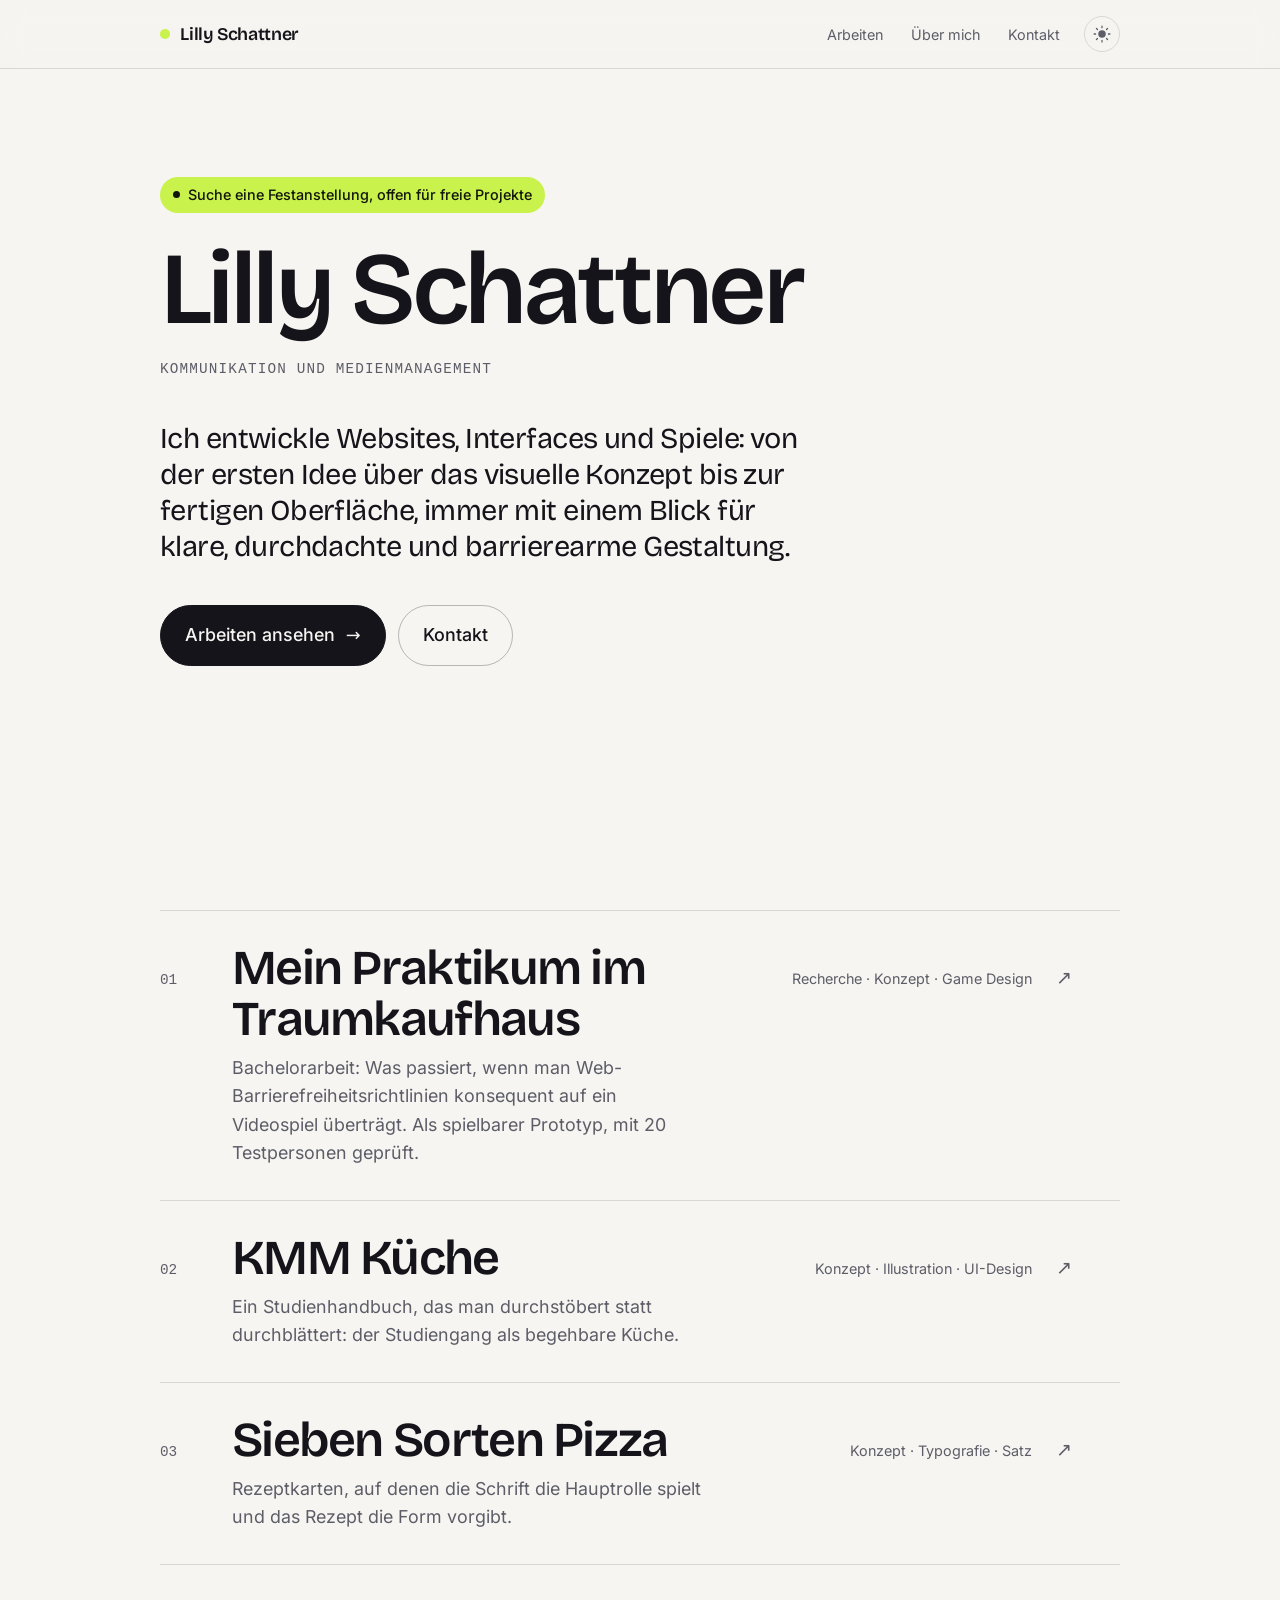
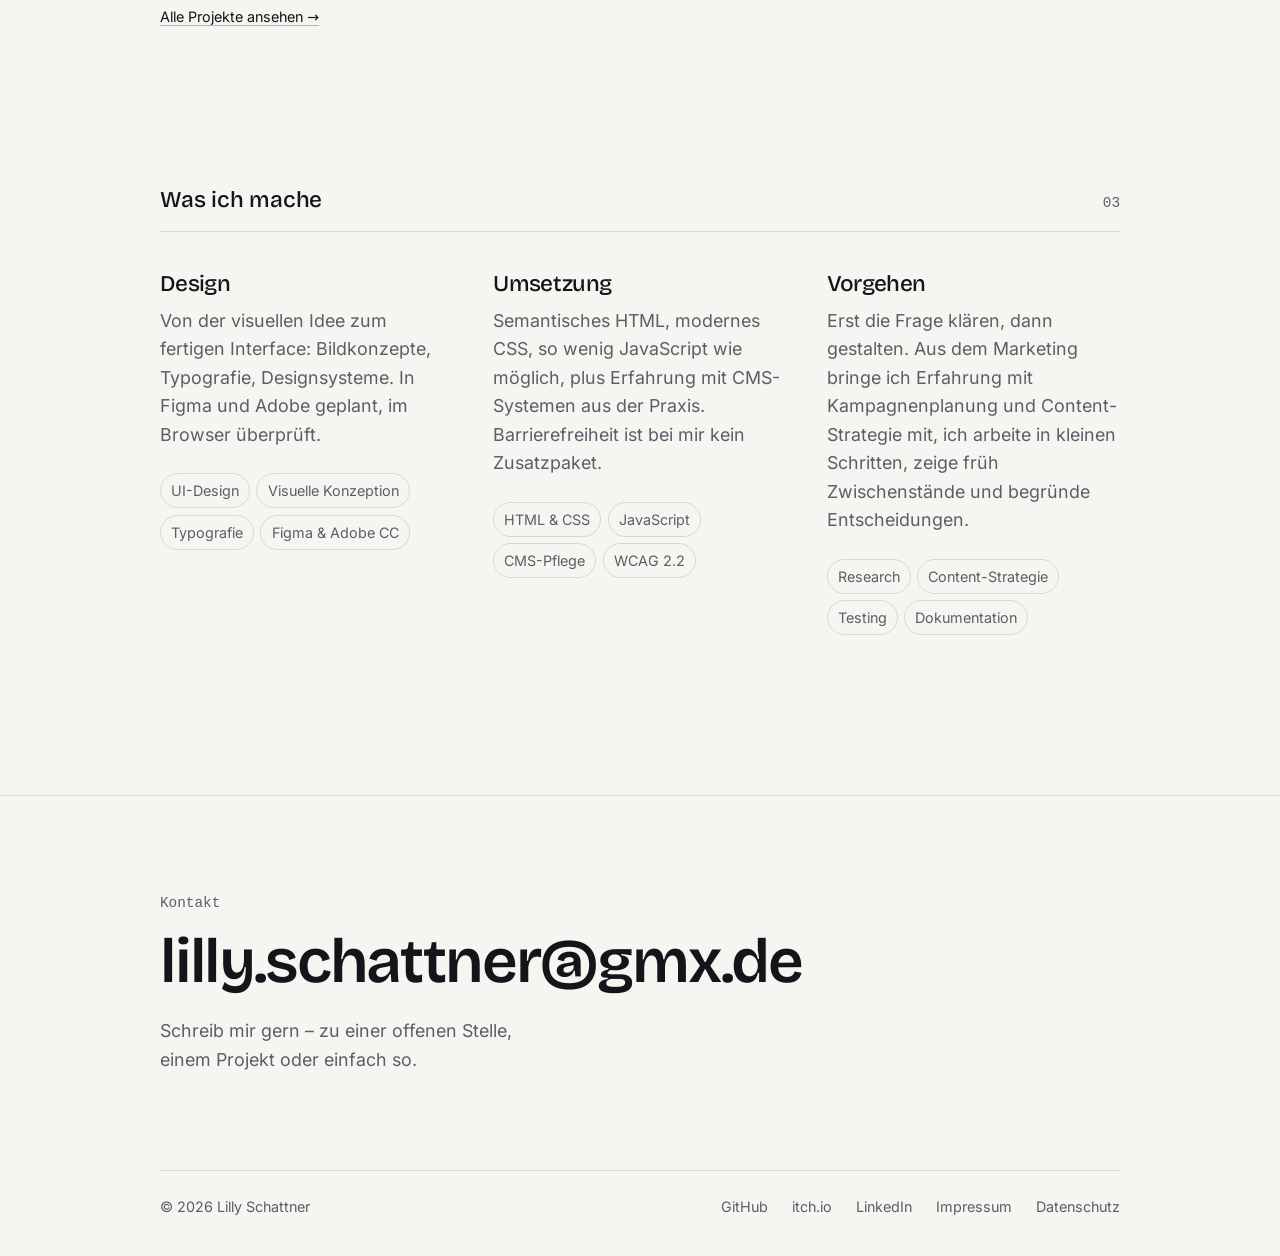
<file: index.html>
<!doctype html>
<html lang="de">
  <head>
    <meta charset="utf-8">
    <meta name="viewport" content="width=device-width, initial-scale=1">
    <title>Lilly Schattner </title>
    <meta name="description" content="Portfolio von Lilly Schattner, Schwerpunkt auf verständlicher und barrierearmer Gestaltung.">

    <link rel="icon" href="favicon.svg" type="image/svg+xml">
    <meta name="theme-color" content="#f6f5f1" media="(prefers-color-scheme: light)">
    <meta name="theme-color" content="#0b0b0e" media="(prefers-color-scheme: dark)">

    <!-- Vorschau in Slack ... -->
    <meta property="og:type" content="website">
    <meta property="og:locale" content="de_DE">
    <meta property="og:site_name" content="Lilly Schattner">
    <meta property="og:title" content="Lilly Schattner – Kommunikation und Medienmanagement">
    <meta property="og:description" content="Portfolio von Lilly Schattner – Schwerpunkt auf verständlicher und barrierearmer Gestaltung.">
    <meta property="og:image" content="https://deine-domain.de/bilder/og-default.png">
    <meta name="twitter:card" content="summary_large_image">

    <link rel="stylesheet" href="css/style.css">

    <!-- Farbschema VOR dem ersten Zeichnen setzen, sonst blitzt kurz das falsche auf. Deshalb hier inline und nicht in script.js. -->
    
    <script>
      (function () {
        try {
          var g = localStorage.getItem('theme');
          var s = window.matchMedia('(prefers-color-scheme: dark)').matches
            ? 'dark' : 'light';
          document.documentElement.dataset.theme = g || s;
        } catch (e) {
          document.documentElement.dataset.theme = 'light';
        }
      })();
    </script>
  </head>

  <body>
    <a class="skip-link" href="#inhalt">Zum Inhalt springen</a>

    <header class="site-header">
      <div class="wrap site-header__inner">
        <a href="index.html" class="marke" aria-label="Lilly Schattner – zur Startseite">
          <span class="marke__punkt" aria-hidden="true"></span>
          <span class="marke__name">Lilly Schattner</span>
        </a>

        <nav aria-label="Hauptnavigation">
          <ul>
          <li><a href="projekte/index.html">Arbeiten</a></li>
          <li><a href="ueber-mich.html">Über mich</a></li>
          <li><a href="kontakt.html">Kontakt</a></li>
          </ul>
        </nav>

        <button class="theme-toggle" type="button" aria-label="Farbschema wechseln" aria-pressed="false">
          <svg viewBox="0 0 24 24" width="18" height="18" aria-hidden="true">
            <circle class="sonne" cx="12" cy="12" r="5" fill="currentColor"></circle>
            <path class="mond" d="M20 13.5A8 8 0 0 1 10.5 4a8 8 0 1 0 9.5 9.5Z" fill="currentColor"></path>
            <g class="strahlen" stroke="currentColor" stroke-width="1.7" stroke-linecap="round">
              <path d="M12 1.5v2M12 20.5v2M22.5 12h-2M3.5 12h-2M19.4 4.6l-1.4 1.4M6 18l-1.4 1.4M19.4 19.4 18 18M6 6 4.6 4.6"></path>
            </g>
          </svg>
        </button>
      </div>
    </header>

    <main id="inhalt">
      <section class="hero">
        <div class="wrap">
          <p class="hero__status" data-reveal>
            <span class="chip chip--accent"><span class="chip__dot"></span>Suche eine Festanstellung, offen für freie Projekte</span>
          </p>

          <h1 class="hero__name" data-reveal style="--reveal-delay:80ms">Lilly Schattner</h1>

          <p class="hero__rolle" data-reveal style="--reveal-delay:160ms">Kommunikation und Medienmanagement</p>

          <p class="hero__claim" data-reveal style="--reveal-delay:240ms">Ich entwickle Websites, Interfaces und Spiele: von der ersten Idee über das visuelle Konzept bis zur fertigen Oberfläche, immer mit einem Blick für klare, durchdachte und barrierearme Gestaltung.</p>

          <p class="hero__aktionen" data-reveal style="--reveal-delay:320ms">
            <a class="btn" href="projekte/index.html">
              Arbeiten ansehen <span class="btn__pfeil" aria-hidden="true">→</span>
            </a>
            <a class="btn btn--ghost" href="kontakt.html">Kontakt</a>
          </p>
        </div>
      </section>

      <section class="wrap block">
        <div class="abschnitt-titel" data-reveal>
          <h2>Ausgewählte Arbeiten</h2>
          <span>03</span>
        </div>

      <ol class="liste" data-projektliste>
        <li class="zeile" data-reveal style="--reveal-delay:0ms">
          <a class="zeile__link" href="projekte/traumkaufhaus.html">
            <span class="zeile__nr">01</span>
            <span class="zeile__haupt">
              <span class="zeile__titel">Mein Praktikum im Traumkaufhaus</span>
              <span class="zeile__kurz">Bachelorarbeit: Was passiert, wenn man Web-Barrierefreiheitsrichtlinien konsequent auf ein Videospiel überträgt. Als spielbarer Prototyp, mit 20 Testpersonen geprüft.</span>
            </span>
            <span class="zeile__meta">Recherche · Konzept · Game Design</span>
            <span class="zeile__pfeil" aria-hidden="true">↗</span>
          </a>
          <div class="zeile__bild">
            <img src="bilder/projekte/traumkaufhaus.png"
                 alt="Spielszene im Pixel-Stil: oben die dauerhaft sichtbare Questanzeige mit Fortschritt, unten ein Dialogkasten mit Sprecherangabe"
                 width="1600" height="1200" loading="eager" decoding="async">
          </div>
        </li>
        <li class="zeile" data-reveal style="--reveal-delay:70ms">
          <a class="zeile__link" href="projekte/kmm-kueche.html">
            <span class="zeile__nr">02</span>
            <span class="zeile__haupt">
              <span class="zeile__titel">KMM Küche</span>
              <span class="zeile__kurz">Ein Studienhandbuch, das man durchstöbert statt durchblättert: der Studiengang als begehbare Küche.</span>
            </span>
            <span class="zeile__meta">Konzept · Illustration · UI-Design</span>
            <span class="zeile__pfeil" aria-hidden="true">↗</span>
          </a>
          <div class="zeile__bild">
            <img src="bilder/projekte/kmm-kueche.png"
                 alt="Gezeichnete Küche als Website-Oberfläche, darüber ein geöffnetes Fenster mit Modulinhalten"
                 width="1600" height="1200" loading="lazy" decoding="async">
          </div>
        </li>
        <li class="zeile" data-reveal style="--reveal-delay:140ms">
          <a class="zeile__link" href="projekte/typografie-pizza.html">
            <span class="zeile__nr">03</span>
            <span class="zeile__haupt">
              <span class="zeile__titel">Sieben Sorten Pizza</span>
              <span class="zeile__kurz">Rezeptkarten, auf denen die Schrift die Hauptrolle spielt und das Rezept die Form vorgibt.</span>
            </span>
            <span class="zeile__meta">Konzept · Typografie · Satz</span>
            <span class="zeile__pfeil" aria-hidden="true">↗</span>
          </a>
          <div class="zeile__bild">
            <img src="bilder/projekte/typografie-pizza.png"
                 alt="Rezeptkarte „Pizza Prosciutto“: oben ein Farbfeld mit dem im Kreis gesetzten Titel, unten die Zutaten als Pizzaform gesetzt"
                 width="1600" height="1200" loading="lazy" decoding="async">
          </div>
        </li>
      </ol>

        <p class="mehr" data-reveal><a href="projekte/index.html">Alle Projekte ansehen →</a></p>
      </section>

<section class="wrap block">
        <div class="abschnitt-titel" data-reveal>
          <h2>Was ich mache</h2>
          <span>03</span>
        </div>

        <div class="koennen">
          <article class="feld" data-reveal style="--reveal-delay:0ms">
            <h3>Design</h3>
            <p>Von der visuellen Idee zum fertigen Interface: Bildkonzepte, Typografie, Designsysteme. In Figma und Adobe geplant, im Browser überprüft.</p>
            <ul><li>UI-Design</li><li>Visuelle Konzeption</li><li>Typografie</li><li>Figma & Adobe CC</li></ul>
          </article>
          <article class="feld" data-reveal style="--reveal-delay:90ms">
            <h3>Umsetzung</h3>
            <p>Semantisches HTML, modernes CSS, so wenig JavaScript wie möglich, plus Erfahrung mit CMS-Systemen aus der Praxis. Barrierefreiheit ist bei mir kein Zusatzpaket.</p>
            <ul><li>HTML & CSS</li><li>JavaScript</li><li>CMS-Pflege</li><li>WCAG 2.2</li></ul>
          </article>
          <article class="feld" data-reveal style="--reveal-delay:180ms">
            <h3>Vorgehen</h3>
            <p>Erst die Frage klären, dann gestalten. Aus dem Marketing bringe ich Erfahrung mit Kampagnenplanung und Content-Strategie mit, ich arbeite in kleinen Schritten, zeige früh Zwischenstände und begründe Entscheidungen.</p>
            <ul><li>Research</li><li>Content-Strategie</li><li>Testing</li><li>Dokumentation</li></ul>
          </article>
        </div>
      </section>
    </main>

    <footer class="site-footer">
      <div class="wrap">
        <div class="cta" data-reveal>
          <p class="cta__label">Kontakt</p>
          <a class="cta__mail" href="mailto:lilly.schattner@gmx.de">lilly.schattner@gmx.de</a>
          <p class="cta__text">
            Schreib mir gern – zu einer offenen Stelle, einem Projekt oder einfach so.
          </p>
        </div>

        <div class="unten">
          <p>© 2026 Lilly Schattner</p>
          <nav aria-label="Rechtliches und Profile">
            <ul>
            <li><a href="https://github.com/lost-npc" rel="me noopener" target="_blank">GitHub<span class="sr-only"> (öffnet in neuem Tab)</span></a></li>
            <li><a href="https://lost-npc.itch.io" rel="me noopener" target="_blank">itch.io<span class="sr-only"> (öffnet in neuem Tab)</span></a></li>
            <li><a href="https://de.linkedin.com/in/lilly-schattner-aa8631340" rel="me noopener" target="_blank">LinkedIn<span class="sr-only"> (öffnet in neuem Tab)</span></a></li>
              <li><a href="impressum.html">Impressum</a></li>
              <li><a href="datenschutz.html">Datenschutz</a></li>
            </ul>
          </nav>
        </div>
      </div>
    </footer>

    <script src="js/script.js"></script>
  </body>
</html>
</file>
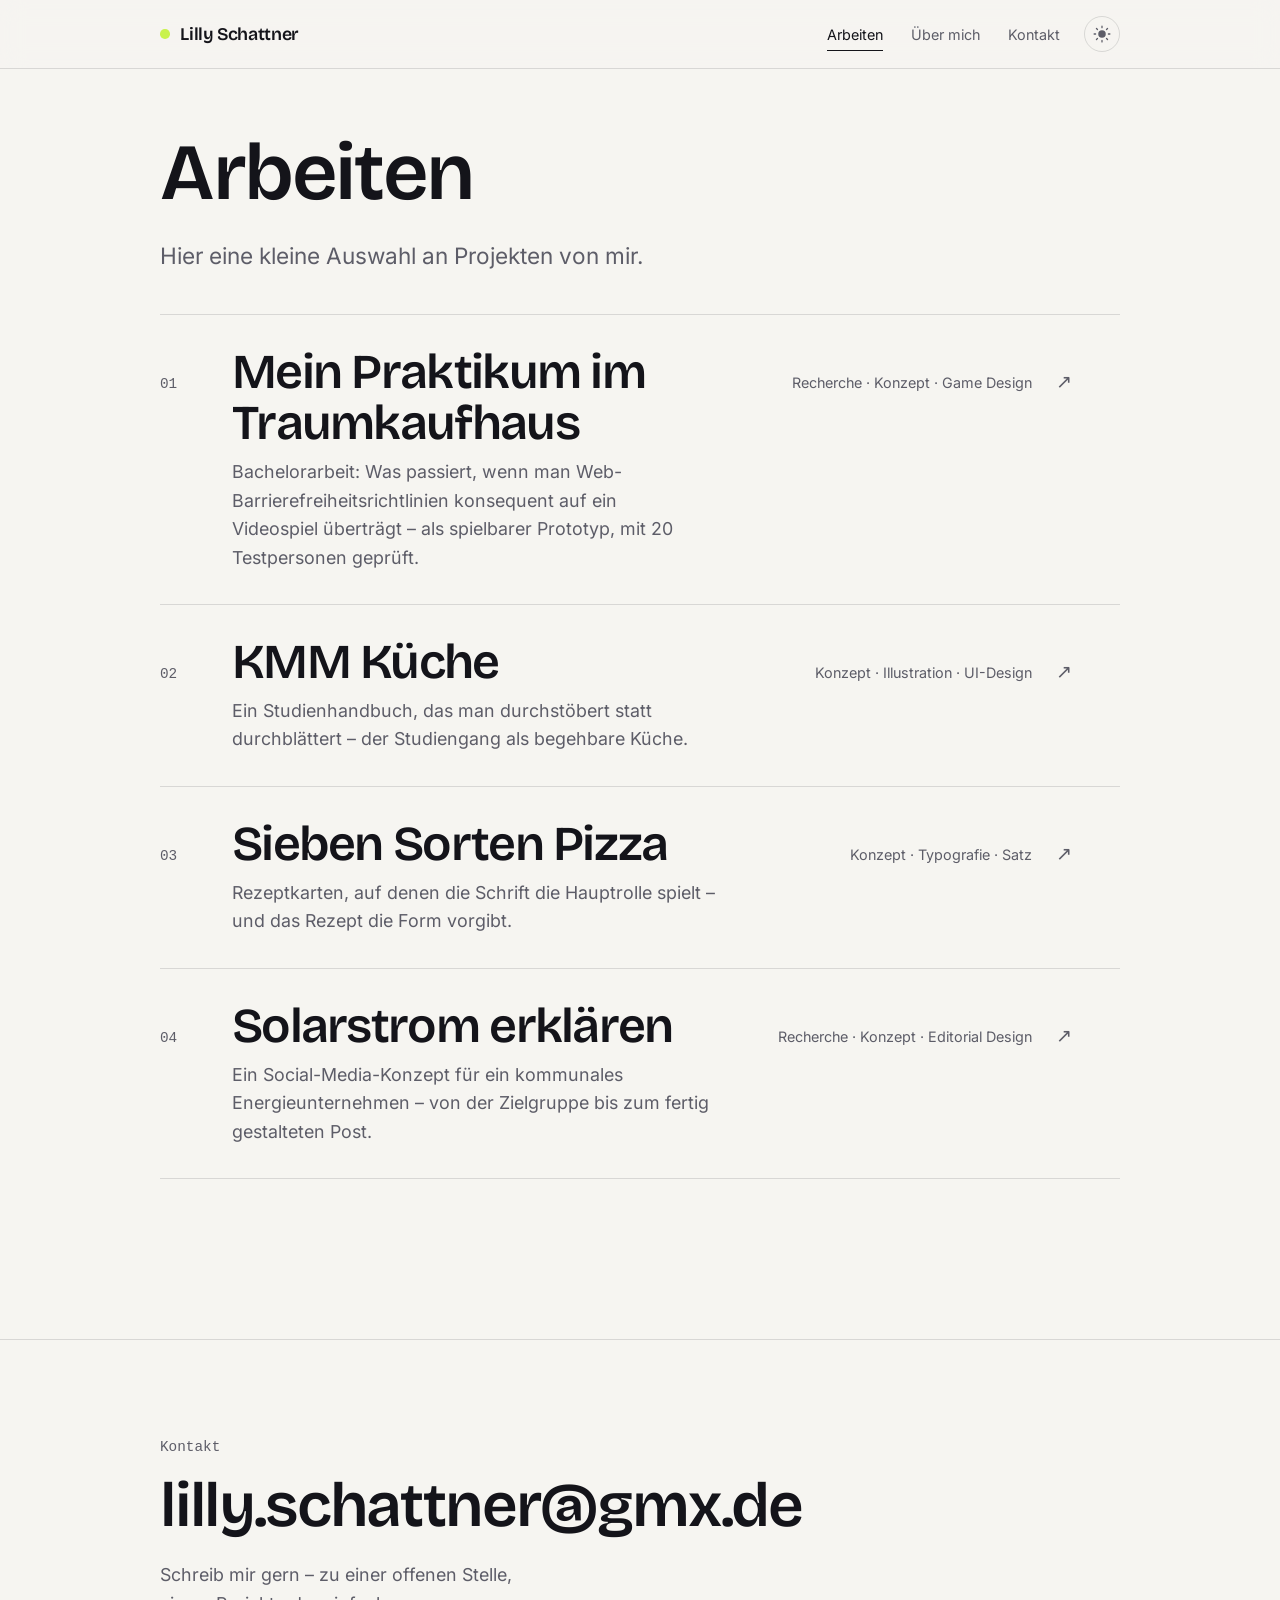
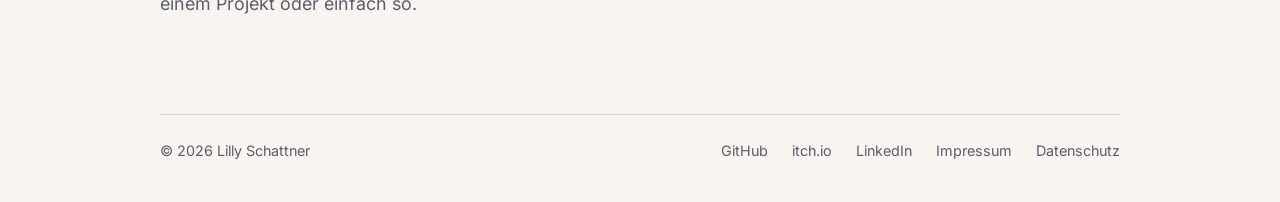
<file: projekte/index.html>
<!doctype html>
<html lang="de">
  <head>
    <meta charset="utf-8">
    <meta name="viewport" content="width=device-width, initial-scale=1">
    <title>Arbeiten – Lilly Schattner</title>
    <meta name="description" content="Ausgewählte Projekte aus Webdesign, Frontend-Entwicklung, UX/UI und Game Design – mit Kontext, Vorgehen und Ergebnis.">

    <link rel="icon" href="../favicon.svg" type="image/svg+xml">
    <meta name="theme-color" content="#f6f5f1" media="(prefers-color-scheme: light)">
    <meta name="theme-color" content="#0b0b0e" media="(prefers-color-scheme: dark)">

    <!-- Vorschau in Slack, LinkedIn ... -->
    <meta property="og:type" content="website">
    <meta property="og:locale" content="de_DE">
    <meta property="og:site_name" content="Lilly Schattner">
    <meta property="og:title" content="Arbeiten – Lilly Schattner">
    <meta property="og:description" content="Ausgewählte Projekte aus Webdesign, Frontend-Entwicklung, UX/UI und Game Design – mit Kontext, Vorgehen und Ergebnis.">
    <meta property="og:image" content="https://deine-domain.de/bilder/og-default.png">
    <meta name="twitter:card" content="summary_large_image">

    <link rel="stylesheet" href="../css/style.css">

    <!--
      Farbschema VOR dem ersten Zeichnen setzen, sonst blitzt kurz das
      falsche auf. Deshalb hier inline und nicht in script.js.
    -->
    <script>
      (function () {
        try {
          var g = localStorage.getItem('theme');
          var s = window.matchMedia('(prefers-color-scheme: dark)').matches
            ? 'dark' : 'light';
          document.documentElement.dataset.theme = g || s;
        } catch (e) {
          document.documentElement.dataset.theme = 'light';
        }
      })();
    </script>
  </head>

  <body>
    <a class="skip-link" href="#inhalt">Zum Inhalt springen</a>

    <header class="site-header">
      <div class="wrap site-header__inner">
        <a href="../index.html" class="marke" aria-label="Lilly Schattner – zur Startseite">
          <span class="marke__punkt" aria-hidden="true"></span>
          <span class="marke__name">Lilly Schattner</span>
        </a>

        <nav aria-label="Hauptnavigation">
          <ul>
          <li><a href="../projekte/index.html" aria-current="page">Arbeiten</a></li>
          <li><a href="../ueber-mich.html">Über mich</a></li>
          <li><a href="../kontakt.html">Kontakt</a></li>
          </ul>
        </nav>

        <button class="theme-toggle" type="button" aria-label="Farbschema wechseln" aria-pressed="false">
          <svg viewBox="0 0 24 24" width="18" height="18" aria-hidden="true">
            <circle class="sonne" cx="12" cy="12" r="5" fill="currentColor"></circle>
            <path class="mond" d="M20 13.5A8 8 0 0 1 10.5 4a8 8 0 1 0 9.5 9.5Z" fill="currentColor"></path>
            <g class="strahlen" stroke="currentColor" stroke-width="1.7" stroke-linecap="round">
              <path d="M12 1.5v2M12 20.5v2M22.5 12h-2M3.5 12h-2M19.4 4.6l-1.4 1.4M6 18l-1.4 1.4M19.4 19.4 18 18M6 6 4.6 4.6"></path>
            </g>
          </svg>
        </button>
      </div>
    </header>

    <main id="inhalt">
      <section class="wrap seitenkopf">
        <h1 data-reveal>Arbeiten</h1>
        <p class="seitenkopf__kurz" data-reveal style="--reveal-delay:80ms">
          Hier eine kleine Auswahl an Projekten von mir.
        </p>
      </section>

      <section class="wrap">
      <ol class="liste" data-projektliste>
        <li class="zeile" data-reveal style="--reveal-delay:0ms">
          <a class="zeile__link" href="../projekte/traumkaufhaus.html">
            <span class="zeile__nr">01</span>
            <span class="zeile__haupt">
              <span class="zeile__titel">Mein Praktikum im Traumkaufhaus</span>
              <span class="zeile__kurz">Bachelorarbeit: Was passiert, wenn man Web-Barrierefreiheitsrichtlinien konsequent auf ein Videospiel überträgt – als spielbarer Prototyp, mit 20 Testpersonen geprüft.</span>
            </span>
            <span class="zeile__meta">Recherche · Konzept · Game Design</span>
            <span class="zeile__pfeil" aria-hidden="true">↗</span>
          </a>
          <div class="zeile__bild">
            <img src="../bilder/projekte/traumkaufhaus.png"
                 alt="Spielszene im Pixel-Stil: oben die dauerhaft sichtbare Questanzeige mit Fortschritt, unten ein Dialogkasten mit Sprecherangabe"
                 width="1600" height="1200" loading="eager" decoding="async">
          </div>
        </li>
        <li class="zeile" data-reveal style="--reveal-delay:70ms">
          <a class="zeile__link" href="../projekte/kmm-kueche.html">
            <span class="zeile__nr">02</span>
            <span class="zeile__haupt">
              <span class="zeile__titel">KMM Küche</span>
              <span class="zeile__kurz">Ein Studienhandbuch, das man durchstöbert statt durchblättert – der Studiengang als begehbare Küche.</span>
            </span>
            <span class="zeile__meta">Konzept · Illustration · UI-Design</span>
            <span class="zeile__pfeil" aria-hidden="true">↗</span>
          </a>
          <div class="zeile__bild">
            <img src="../bilder/projekte/kmm-kueche.png"
                 alt="Gezeichnete Küche als Website-Oberfläche, darüber ein geöffnetes Fenster mit Modulinhalten"
                 width="1600" height="1200" loading="lazy" decoding="async">
          </div>
        </li>
        <li class="zeile" data-reveal style="--reveal-delay:140ms">
          <a class="zeile__link" href="../projekte/typografie-pizza.html">
            <span class="zeile__nr">03</span>
            <span class="zeile__haupt">
              <span class="zeile__titel">Sieben Sorten Pizza</span>
              <span class="zeile__kurz">Rezeptkarten, auf denen die Schrift die Hauptrolle spielt – und das Rezept die Form vorgibt.</span>
            </span>
            <span class="zeile__meta">Konzept · Typografie · Satz</span>
            <span class="zeile__pfeil" aria-hidden="true">↗</span>
          </a>
          <div class="zeile__bild">
            <img src="../bilder/projekte/typografie-pizza.png"
                 alt="Rezeptkarte „Pizza Brot“"
                 width="1600" height="1200" loading="lazy" decoding="async">
          </div>
        </li>
        <li class="zeile" data-reveal style="--reveal-delay:210ms">
          <a class="zeile__link" href="../projekte/social-media-konzept.html">
            <span class="zeile__nr">04</span>
            <span class="zeile__haupt">
              <span class="zeile__titel">Solarstrom erklären</span>
              <span class="zeile__kurz">Ein Social-Media-Konzept für ein kommunales Energieunternehmen – von der Zielgruppe bis zum fertig gestalteten Post.</span>
            </span>
            <span class="zeile__meta">Recherche · Konzept · Editorial Design</span>
            <span class="zeile__pfeil" aria-hidden="true">↗</span>
          </a>
          <div class="zeile__bild">
            <img src="../bilder/projekte/social-media-konzept.png"
                 alt="Titelseite des Konzeptdokuments mit Illustration und Titel"
                 width="1600" height="1200" loading="lazy" decoding="async">
          </div>
        </li>
      </ol>
      </section>
    </main>

    <footer class="site-footer">
      <div class="wrap">
        <div class="cta" data-reveal>
          <p class="cta__label">Kontakt</p>
          <a class="cta__mail" href="mailto:lilly.schattner@gmx.de">lilly.schattner@gmx.de</a>
          <p class="cta__text">
            Schreib mir gern – zu einer offenen Stelle, einem Projekt oder einfach so.
          </p>
        </div>

        <div class="unten">
          <p>© 2026 Lilly Schattner</p>
          <nav aria-label="Rechtliches und Profile">
            <ul>
            <li><a href="https://github.com/lost-npc" rel="me noopener" target="_blank">GitHub<span class="sr-only"> (öffnet in neuem Tab)</span></a></li>
            <li><a href="https://lost-npc.itch.io" rel="me noopener" target="_blank">itch.io<span class="sr-only"> (öffnet in neuem Tab)</span></a></li>
            <li><a href="https://de.linkedin.com/in/lilly-schattner-aa8631340" rel="me noopener" target="_blank">LinkedIn<span class="sr-only"> (öffnet in neuem Tab)</span></a></li>
              <li><a href="../impressum.html">Impressum</a></li>
              <li><a href="../datenschutz.html">Datenschutz</a></li>
            </ul>
          </nav>
        </div>
      </div>
    </footer>

    <script src="../js/script.js"></script>
  </body>
</html>
</file>
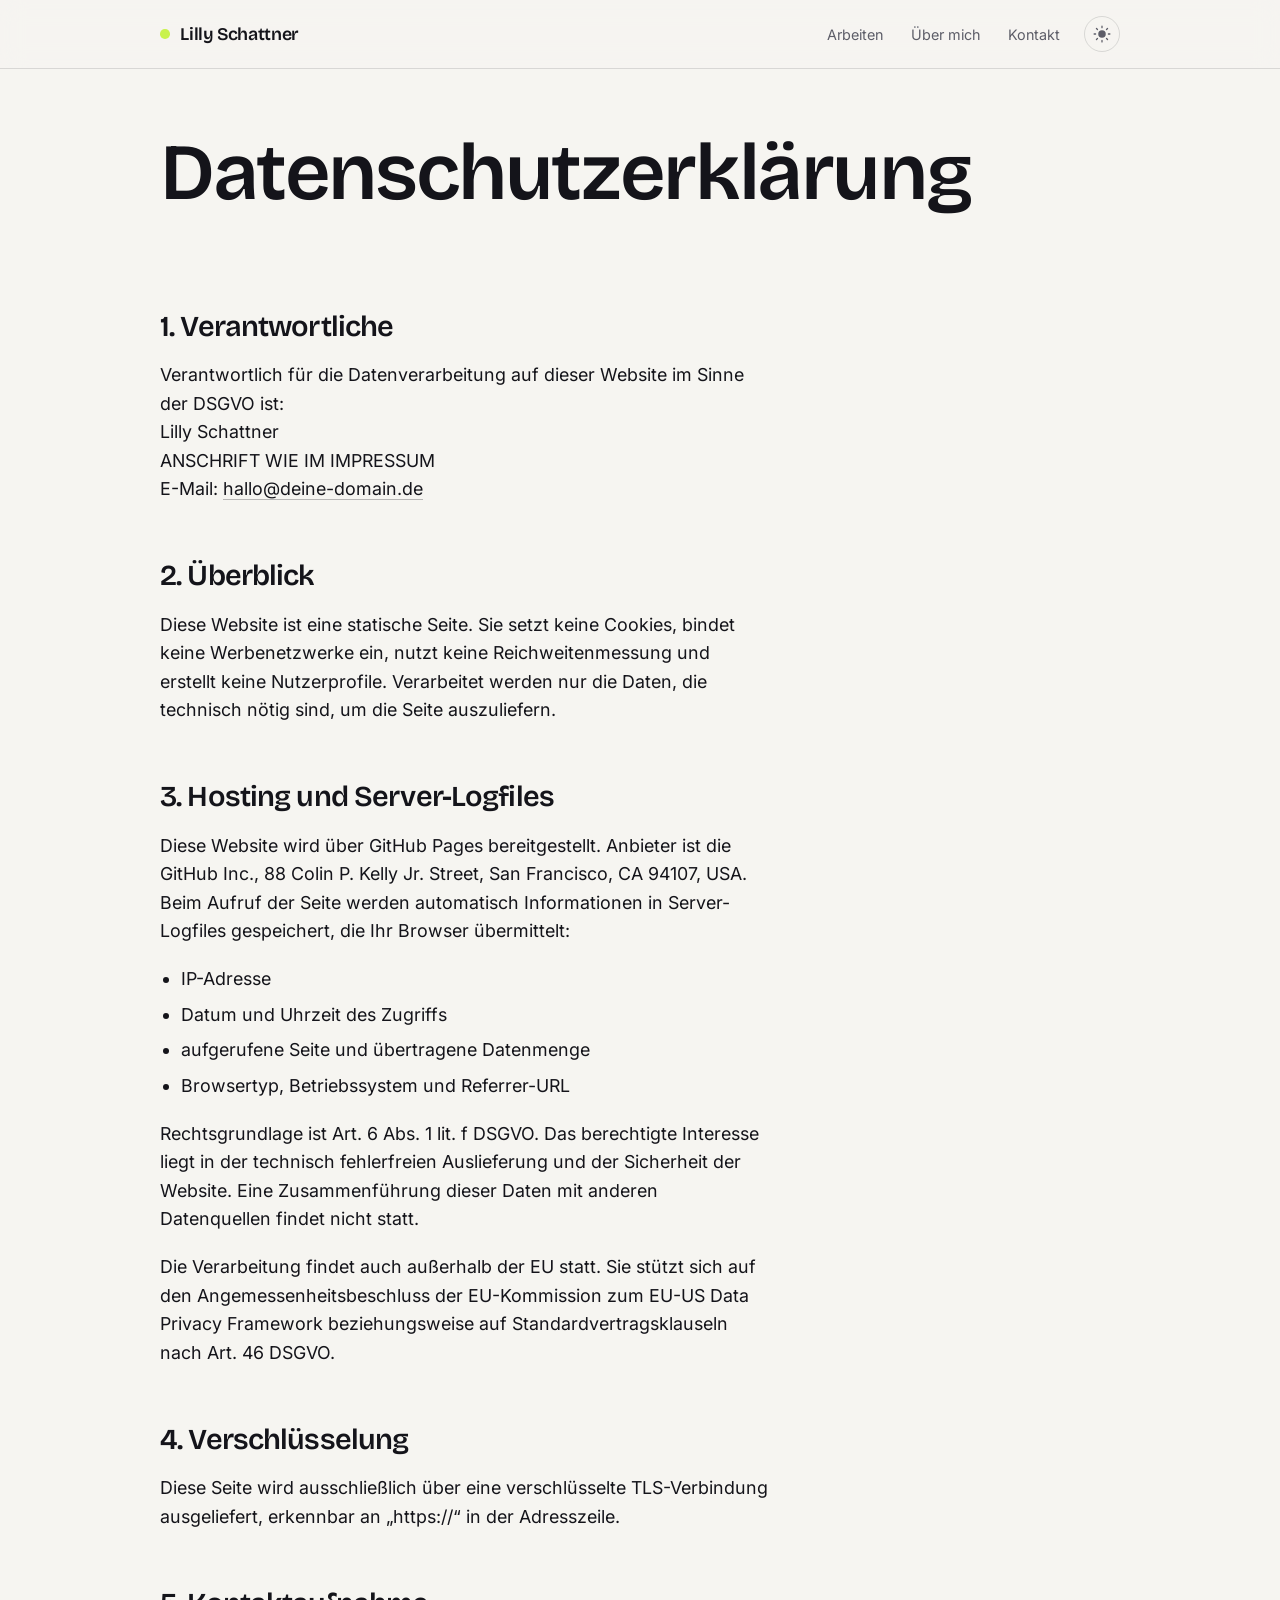
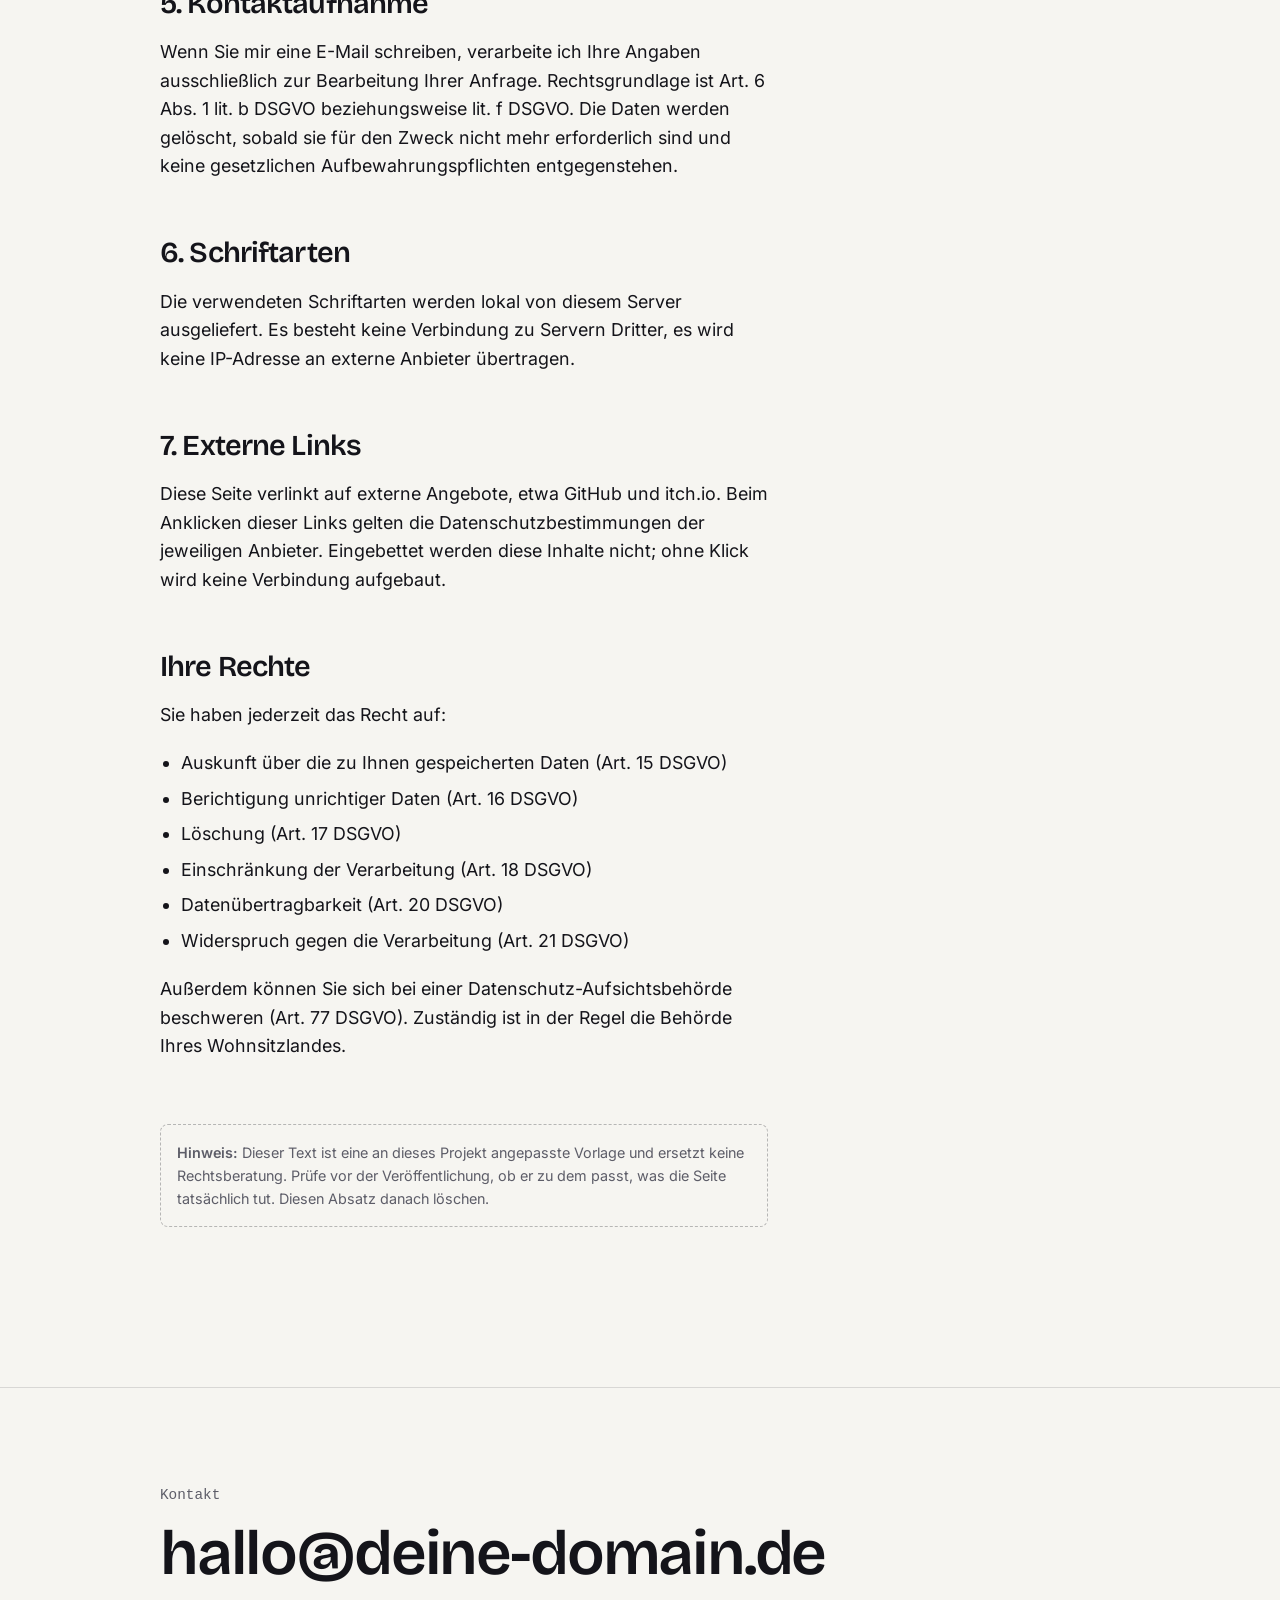
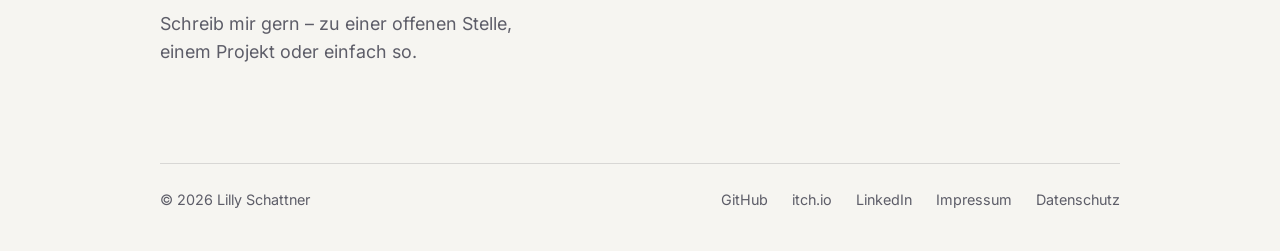
<file: datenschutz.html>
<!doctype html>
<html lang="de">
  <head>
    <meta charset="utf-8">
    <meta name="viewport" content="width=device-width, initial-scale=1">
    <title>Datenschutzerklärung – Lilly Schattner</title>
    <meta name="description" content="Informationen zur Verarbeitung personenbezogener Daten auf dieser Website.">

    <link rel="icon" href="favicon.svg" type="image/svg+xml">
    <meta name="theme-color" content="#f6f5f1" media="(prefers-color-scheme: light)">
    <meta name="theme-color" content="#0b0b0e" media="(prefers-color-scheme: dark)">

    <!-- Vorschau in Slack, WhatsApp, LinkedIn ... -->
    <meta property="og:type" content="website">
    <meta property="og:locale" content="de_DE">
    <meta property="og:site_name" content="Lilly Schattner">
    <meta property="og:title" content="Datenschutzerklärung – Lilly Schattner">
    <meta property="og:description" content="Informationen zur Verarbeitung personenbezogener Daten auf dieser Website.">
    <meta property="og:image" content="https://deine-domain.de/bilder/og-default.png">
    <meta name="twitter:card" content="summary_large_image">

    <link rel="stylesheet" href="css/style.css">

    <!--
      Farbschema VOR dem ersten Zeichnen setzen, sonst blitzt kurz das
      falsche auf. Deshalb hier inline und nicht in script.js.
    -->
    <script>
      (function () {
        try {
          var g = localStorage.getItem('theme');
          var s = window.matchMedia('(prefers-color-scheme: dark)').matches
            ? 'dark' : 'light';
          document.documentElement.dataset.theme = g || s;
        } catch (e) {
          document.documentElement.dataset.theme = 'light';
        }
      })();
    </script>
  </head>

  <body>
    <a class="skip-link" href="#inhalt">Zum Inhalt springen</a>

    <header class="site-header">
      <div class="wrap site-header__inner">
        <a href="index.html" class="marke" aria-label="Lilly Schattner – zur Startseite">
          <span class="marke__punkt" aria-hidden="true"></span>
          <span class="marke__name">Lilly Schattner</span>
        </a>

        <nav aria-label="Hauptnavigation">
          <ul>
          <li><a href="projekte/index.html">Arbeiten</a></li>
          <li><a href="ueber-mich.html">Über mich</a></li>
          <li><a href="kontakt.html">Kontakt</a></li>
          </ul>
        </nav>

        <button class="theme-toggle" type="button" aria-label="Farbschema wechseln" aria-pressed="false">
          <svg viewBox="0 0 24 24" width="18" height="18" aria-hidden="true">
            <circle class="sonne" cx="12" cy="12" r="5" fill="currentColor"></circle>
            <path class="mond" d="M20 13.5A8 8 0 0 1 10.5 4a8 8 0 1 0 9.5 9.5Z" fill="currentColor"></path>
            <g class="strahlen" stroke="currentColor" stroke-width="1.7" stroke-linecap="round">
              <path d="M12 1.5v2M12 20.5v2M22.5 12h-2M3.5 12h-2M19.4 4.6l-1.4 1.4M6 18l-1.4 1.4M19.4 19.4 18 18M6 6 4.6 4.6"></path>
            </g>
          </svg>
        </button>
      </div>
    </header>

    <main id="inhalt">
      <section class="wrap seitenkopf">
        <h1 data-reveal>Datenschutzerklärung</h1>
      </section>

      <section class="wrap">
        <div class="prose" data-reveal>
          <h2>1. Verantwortliche</h2>
          <p>
            Verantwortlich für die Datenverarbeitung auf dieser Website im Sinne
            der DSGVO ist:<br>
            Lilly Schattner<br>
            ANSCHRIFT WIE IM IMPRESSUM<br>
            E-Mail: <a href="mailto:hallo@deine-domain.de">hallo@deine-domain.de</a>
          </p>

          <h2>2. Überblick</h2>
          <p>
            Diese Website ist eine statische Seite. Sie setzt keine Cookies,
            bindet keine Werbenetzwerke ein, nutzt keine Reichweitenmessung und
            erstellt keine Nutzerprofile. Verarbeitet werden nur die Daten, die
            technisch nötig sind, um die Seite auszuliefern.
          </p>

          <h2>3. Hosting und Server-Logfiles</h2>
          <p>
            Diese Website wird über GitHub Pages bereitgestellt. Anbieter ist die
            GitHub Inc., 88 Colin P. Kelly Jr. Street, San Francisco, CA 94107,
            USA. Beim Aufruf der Seite werden automatisch Informationen in
            Server-Logfiles gespeichert, die Ihr Browser übermittelt:
          </p>
          <ul>
            <li>IP-Adresse</li>
            <li>Datum und Uhrzeit des Zugriffs</li>
            <li>aufgerufene Seite und übertragene Datenmenge</li>
            <li>Browsertyp, Betriebssystem und Referrer-URL</li>
          </ul>
          <p>
            Rechtsgrundlage ist Art. 6 Abs. 1 lit. f DSGVO. Das berechtigte
            Interesse liegt in der technisch fehlerfreien Auslieferung und der
            Sicherheit der Website. Eine Zusammenführung dieser Daten mit anderen
            Datenquellen findet nicht statt.
          </p>
          <p>
            Die Verarbeitung findet auch außerhalb der EU statt. Sie stützt sich
            auf den Angemessenheitsbeschluss der EU-Kommission zum EU-US Data
            Privacy Framework beziehungsweise auf Standardvertragsklauseln nach
            Art. 46 DSGVO.
          </p>

          <h2>4. Verschlüsselung</h2>
          <p>
            Diese Seite wird ausschließlich über eine verschlüsselte
            TLS-Verbindung ausgeliefert, erkennbar an „https://“ in der
            Adresszeile.
          </p>

          <h2>5. Kontaktaufnahme</h2>
          <p>
            Wenn Sie mir eine E-Mail schreiben, verarbeite ich Ihre Angaben
            ausschließlich zur Bearbeitung Ihrer Anfrage. Rechtsgrundlage ist
            Art. 6 Abs. 1 lit. b DSGVO beziehungsweise lit. f DSGVO. Die Daten
            werden gelöscht, sobald sie für den Zweck nicht mehr erforderlich
            sind und keine gesetzlichen Aufbewahrungspflichten entgegenstehen.
          </p>

          <h2>6. Schriftarten</h2>
          <p>
            Die verwendeten Schriftarten werden lokal von diesem Server
            ausgeliefert. Es besteht keine Verbindung zu Servern Dritter, es wird
            keine IP-Adresse an externe Anbieter übertragen.
          </p>

          <h2>7. Externe Links</h2>
          <p>
            Diese Seite verlinkt auf externe Angebote, etwa GitHub und itch.io.
            Beim Anklicken dieser Links gelten die Datenschutzbestimmungen der
            jeweiligen Anbieter. Eingebettet werden diese Inhalte nicht; ohne
            Klick wird keine Verbindung aufgebaut.
          </p>

          <h2>Ihre Rechte</h2>
          <p>Sie haben jederzeit das Recht auf:</p>
          <ul>
            <li>Auskunft über die zu Ihnen gespeicherten Daten (Art. 15 DSGVO)</li>
            <li>Berichtigung unrichtiger Daten (Art. 16 DSGVO)</li>
            <li>Löschung (Art. 17 DSGVO)</li>
            <li>Einschränkung der Verarbeitung (Art. 18 DSGVO)</li>
            <li>Datenübertragbarkeit (Art. 20 DSGVO)</li>
            <li>Widerspruch gegen die Verarbeitung (Art. 21 DSGVO)</li>
          </ul>
          <p>
            Außerdem können Sie sich bei einer Datenschutz-Aufsichtsbehörde
            beschweren (Art. 77 DSGVO). Zuständig ist in der Regel die Behörde
            Ihres Wohnsitzlandes.
          </p>

          <p class="hinweis">
            <strong>Hinweis:</strong> Dieser Text ist eine an dieses Projekt
            angepasste Vorlage und ersetzt keine Rechtsberatung. Prüfe vor der
            Veröffentlichung, ob er zu dem passt, was die Seite tatsächlich tut.
            Diesen Absatz danach löschen.
          </p>
        </div>
      </section>
    </main>

    <footer class="site-footer">
      <div class="wrap">
        <div class="cta" data-reveal>
          <p class="cta__label">Kontakt</p>
          <a class="cta__mail" href="mailto:hallo@deine-domain.de">hallo@deine-domain.de</a>
          <p class="cta__text">
            Schreib mir gern – zu einer offenen Stelle, einem Projekt oder einfach so.
          </p>
        </div>

        <div class="unten">
          <p>© 2026 Lilly Schattner</p>
          <nav aria-label="Rechtliches und Profile">
            <ul>
            <li><a href="https://github.com/lost-npc" rel="me noopener" target="_blank">GitHub<span class="sr-only"> (öffnet in neuem Tab)</span></a></li>
            <li><a href="https://lost-npc.itch.io" rel="me noopener" target="_blank">itch.io<span class="sr-only"> (öffnet in neuem Tab)</span></a></li>
            <li><a href="https://linkedin.com/in/DEIN-PROFIL" rel="me noopener" target="_blank">LinkedIn<span class="sr-only"> (öffnet in neuem Tab)</span></a></li>
              <li><a href="impressum.html">Impressum</a></li>
              <li><a href="datenschutz.html">Datenschutz</a></li>
            </ul>
          </nav>
        </div>
      </div>
    </footer>

    <script src="js/script.js"></script>
  </body>
</html>
</file>
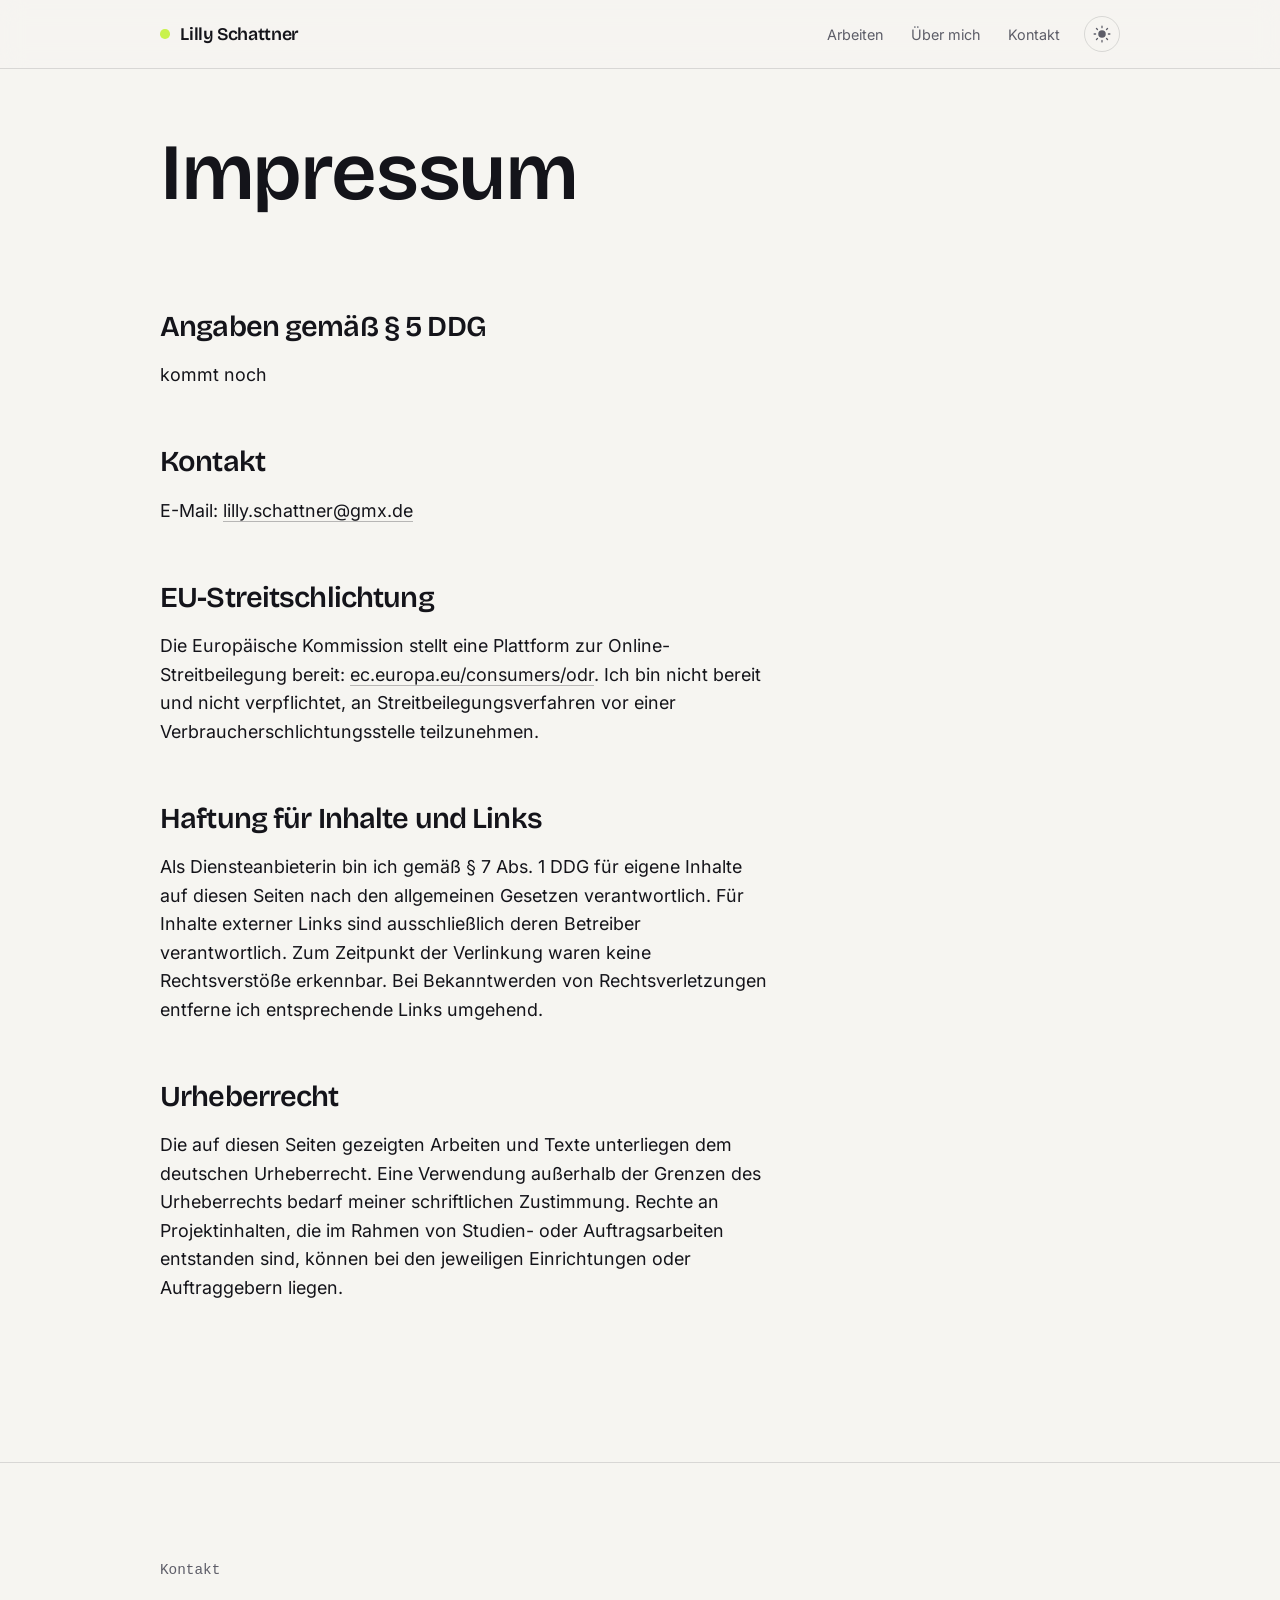
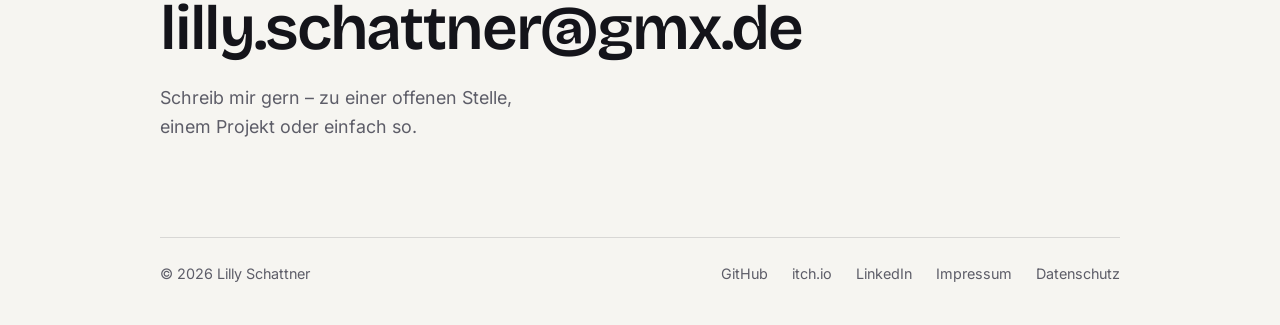
<file: impressum.html>
<!doctype html>
<html lang="de">
  <head>
    <meta charset="utf-8">
    <meta name="viewport" content="width=device-width, initial-scale=1">
    <title>Impressum – Lilly Schattner</title>
    <meta name="description" content="Impressum von Lilly Schattner.">

    <link rel="icon" href="favicon.svg" type="image/svg+xml">
    <meta name="theme-color" content="#f6f5f1" media="(prefers-color-scheme: light)">
    <meta name="theme-color" content="#0b0b0e" media="(prefers-color-scheme: dark)">

    <!-- Vorschau in Slack, WhatsApp, LinkedIn ... -->
    <meta property="og:type" content="website">
    <meta property="og:locale" content="de_DE">
    <meta property="og:site_name" content="Lilly Schattner">
    <meta property="og:title" content="Impressum – Lilly Schattner">
    <meta property="og:description" content="Impressum von Lilly Schattner.">
    <meta property="og:image" content="https://deine-domain.de/bilder/og-default.png">
    <meta name="twitter:card" content="summary_large_image">

    <link rel="stylesheet" href="css/style.css">

    <!--
      Farbschema VOR dem ersten Zeichnen setzen, sonst blitzt kurz das
      falsche auf. Deshalb hier inline und nicht in script.js.
    -->
    <script>
      (function () {
        try {
          var g = localStorage.getItem('theme');
          var s = window.matchMedia('(prefers-color-scheme: dark)').matches
            ? 'dark' : 'light';
          document.documentElement.dataset.theme = g || s;
        } catch (e) {
          document.documentElement.dataset.theme = 'light';
        }
      })();
    </script>
  </head>

  <body>
    <a class="skip-link" href="#inhalt">Zum Inhalt springen</a>

    <header class="site-header">
      <div class="wrap site-header__inner">
        <a href="index.html" class="marke" aria-label="Lilly Schattner – zur Startseite">
          <span class="marke__punkt" aria-hidden="true"></span>
          <span class="marke__name">Lilly Schattner</span>
        </a>

        <nav aria-label="Hauptnavigation">
          <ul>
          <li><a href="projekte/index.html">Arbeiten</a></li>
          <li><a href="ueber-mich.html">Über mich</a></li>
          <li><a href="kontakt.html">Kontakt</a></li>
          </ul>
        </nav>

        <button class="theme-toggle" type="button" aria-label="Farbschema wechseln" aria-pressed="false">
          <svg viewBox="0 0 24 24" width="18" height="18" aria-hidden="true">
            <circle class="sonne" cx="12" cy="12" r="5" fill="currentColor"></circle>
            <path class="mond" d="M20 13.5A8 8 0 0 1 10.5 4a8 8 0 1 0 9.5 9.5Z" fill="currentColor"></path>
            <g class="strahlen" stroke="currentColor" stroke-width="1.7" stroke-linecap="round">
              <path d="M12 1.5v2M12 20.5v2M22.5 12h-2M3.5 12h-2M19.4 4.6l-1.4 1.4M6 18l-1.4 1.4M19.4 19.4 18 18M6 6 4.6 4.6"></path>
            </g>
          </svg>
        </button>
      </div>
    </header>

    <main id="inhalt">
      <section class="wrap seitenkopf">
        <h1 data-reveal>Impressum</h1>
      </section>

      <section class="wrap">
        <div class="prose" data-reveal>
          <!-- ================================================================
               § 5 DDG verlangt eine ladungsfähige Anschrift – ein Postfach
               genügt nicht.
               ================================================================ -->
          <h2>Angaben gemäß § 5 DDG</h2>
          <p>
            kommt noch
          </p>

          <h2>Kontakt</h2>
          <p>E-Mail: <a href="mailto:lilly.schattner@gmx.de">lilly.schattner@gmx.de</a></p>

          <h2>EU-Streitschlichtung</h2>
          <p>
            Die Europäische Kommission stellt eine Plattform zur
            Online-Streitbeilegung bereit:
            <a href="https://ec.europa.eu/consumers/odr/" target="_blank" rel="noopener">ec.europa.eu/consumers/odr</a>.
            Ich bin nicht bereit und nicht verpflichtet, an Streitbeilegungsverfahren
            vor einer Verbraucherschlichtungsstelle teilzunehmen.
          </p>

          <h2>Haftung für Inhalte und Links</h2>
          <p>
            Als Diensteanbieterin bin ich gemäß § 7 Abs. 1 DDG für eigene Inhalte
            auf diesen Seiten nach den allgemeinen Gesetzen verantwortlich. Für
            Inhalte externer Links sind ausschließlich deren Betreiber
            verantwortlich. Zum Zeitpunkt der Verlinkung waren keine
            Rechtsverstöße erkennbar. Bei Bekanntwerden von Rechtsverletzungen
            entferne ich entsprechende Links umgehend.
          </p>

          <h2>Urheberrecht</h2>
          <p>
            Die auf diesen Seiten gezeigten Arbeiten und Texte unterliegen dem
            deutschen Urheberrecht. Eine Verwendung außerhalb der Grenzen des
            Urheberrechts bedarf meiner schriftlichen Zustimmung. Rechte an
            Projektinhalten, die im Rahmen von Studien- oder Auftragsarbeiten
            entstanden sind, können bei den jeweiligen Einrichtungen oder
            Auftraggebern liegen.
          </p>
        </div>
      </section>
    </main>

    <footer class="site-footer">
      <div class="wrap">
        <div class="cta" data-reveal>
          <p class="cta__label">Kontakt</p>
          <a class="cta__mail" href="lilly.schattner@gmx.de">lilly.schattner@gmx.de</a>
          <p class="cta__text">
            Schreib mir gern – zu einer offenen Stelle, einem Projekt oder einfach so.
          </p>
        </div>

        <div class="unten">
          <p>© 2026 Lilly Schattner</p>
          <nav aria-label="Rechtliches und Profile">
            <ul>
            <li><a href="https://github.com/lost-npc" rel="me noopener" target="_blank">GitHub<span class="sr-only"> (öffnet in neuem Tab)</span></a></li>
            <li><a href="https://lost-npc.itch.io" rel="me noopener" target="_blank">itch.io<span class="sr-only"> (öffnet in neuem Tab)</span></a></li>
            <li><a href="https://linkedin.com/in/DEIN-PROFIL" rel="me noopener" target="_blank">LinkedIn<span class="sr-only"> (öffnet in neuem Tab)</span></a></li>
              <li><a href="impressum.html">Impressum</a></li>
              <li><a href="datenschutz.html">Datenschutz</a></li>
            </ul>
          </nav>
        </div>
      </div>
    </footer>

    <script src="js/script.js"></script>
  </body>
</html>
</file>
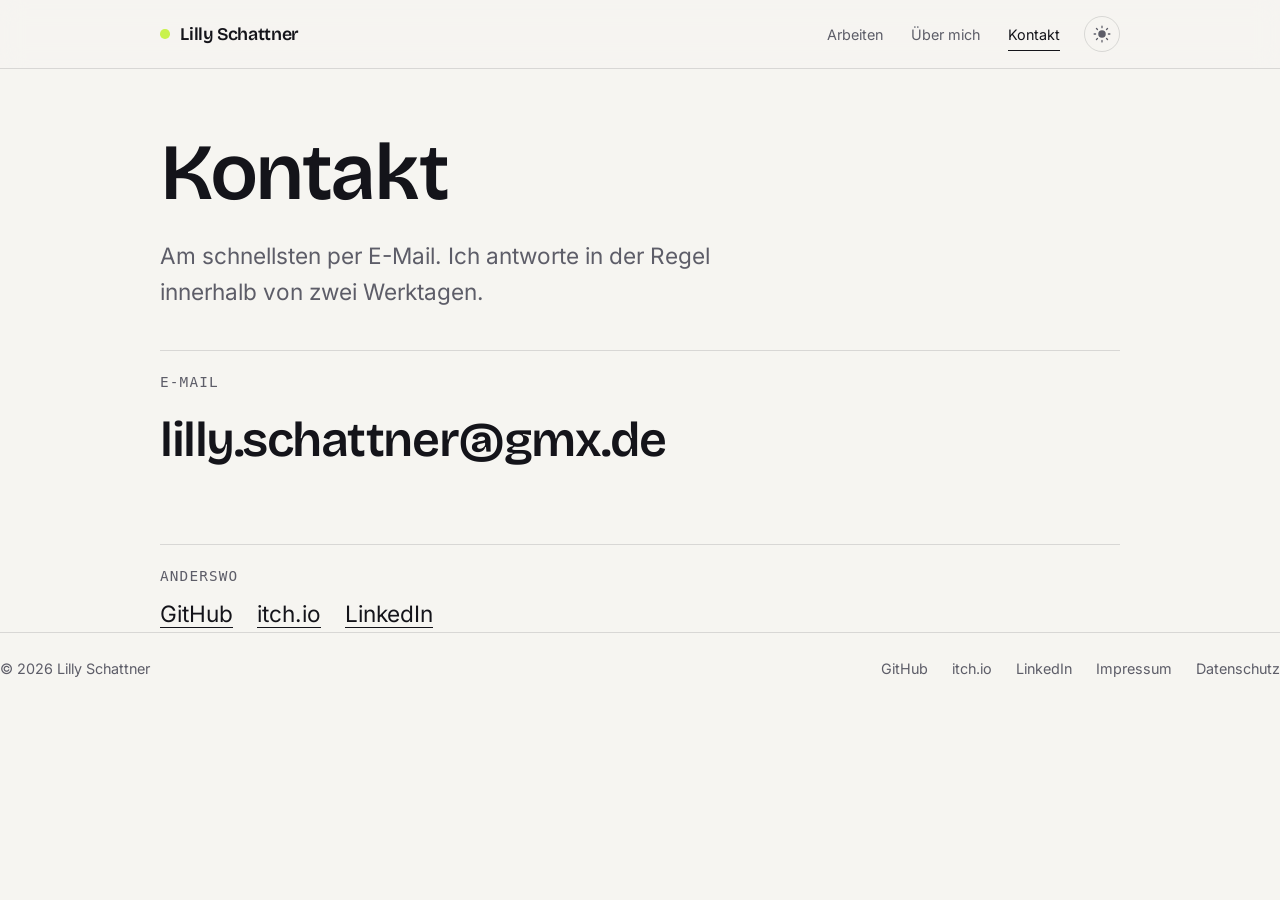
<file: kontakt.html>
<!doctype html>
<html lang="de">
  <head>
    <meta charset="utf-8">
    <meta name="viewport" content="width=device-width, initial-scale=1">
    <title>Kontakt – Lilly Schattner</title>
    <meta name="description" content="Kontakt zu Lilly Schattner – für Stellen, Projekte und Zusammenarbeit.">

    <link rel="icon" href="favicon.svg" type="image/svg+xml">
    <meta name="theme-color" content="#f6f5f1" media="(prefers-color-scheme: light)">
    <meta name="theme-color" content="#0b0b0e" media="(prefers-color-scheme: dark)">


    <link rel="stylesheet" href="css/style.css">

    <!--
      Farbschema VOR dem ersten Zeichnen setzen, sonst blitzt kurz das
      falsche auf. Deshalb hier inline und nicht in script.js.
    -->
    <script>
      (function () {
        try {
          var g = localStorage.getItem('theme');
          var s = window.matchMedia('(prefers-color-scheme: dark)').matches
            ? 'dark' : 'light';
          document.documentElement.dataset.theme = g || s;
        } catch (e) {
          document.documentElement.dataset.theme = 'light';
        }
      })();
    </script>
  </head>

  <body>
    <a class="skip-link" href="#inhalt">Zum Inhalt springen</a>

    <header class="site-header">
      <div class="wrap site-header__inner">
        <a href="index.html" class="marke" aria-label="Lilly Schattner – zur Startseite">
          <span class="marke__punkt" aria-hidden="true"></span>
          <span class="marke__name">Lilly Schattner</span>
        </a>

        <nav aria-label="Hauptnavigation">
          <ul>
          <li><a href="projekte/index.html">Arbeiten</a></li>
          <li><a href="ueber-mich.html">Über mich</a></li>
          <li><a href="kontakt.html" aria-current="page">Kontakt</a></li>
          </ul>
        </nav>

        <button class="theme-toggle" type="button" aria-label="Farbschema wechseln" aria-pressed="false">
          <svg viewBox="0 0 24 24" width="18" height="18" aria-hidden="true">
            <circle class="sonne" cx="12" cy="12" r="5" fill="currentColor"></circle>
            <path class="mond" d="M20 13.5A8 8 0 0 1 10.5 4a8 8 0 1 0 9.5 9.5Z" fill="currentColor"></path>
            <g class="strahlen" stroke="currentColor" stroke-width="1.7" stroke-linecap="round">
              <path d="M12 1.5v2M12 20.5v2M22.5 12h-2M3.5 12h-2M19.4 4.6l-1.4 1.4M6 18l-1.4 1.4M19.4 19.4 18 18M6 6 4.6 4.6"></path>
            </g>
          </svg>
        </button>
      </div>
    </header>

    <main id="inhalt">
      <section class="wrap seitenkopf">
        <h1 data-reveal>Kontakt</h1>
        <p class="seitenkopf__kurz" data-reveal style="--reveal-delay:80ms">
          Am schnellsten per E-Mail. Ich antworte in der Regel innerhalb von zwei
          Werktagen.
        </p>
      </section>

      <section class="wrap wege">
        <div class="weg" data-reveal>
          <h2>E-Mail</h2>
          <a class="gross" href="mailto:lilly.schattner@gmx.de">lilly.schattner@gmx.de</a>
        </div>

        <div class="weg" data-reveal style="--reveal-delay:160ms">
          <h2>Anderswo</h2>
          <ul>
            <li><a href="https://github.com/lost-npc" rel="me noopener" target="_blank">GitHub</a></li>
            <li><a href="https://lost-npc.itch.io" rel="me noopener" target="_blank">itch.io</a></li>
            <li><a href="https://linkedin.com/in/DEIN-PROFIL" rel="me noopener" target="_blank">LinkedIn</a></li>
          </ul>
        </div>
      </section>

      <!--
        KONTAKTFORMULAR bewusst nicht eingebaut. Ein Formular braucht einen
        Server, Spamschutz und einen zusätzlichen Absatz in der
        Datenschutzerklärung. Für ein Bewerbungsportfolio leistet eine
        E-Mail-Adresse dasselbe.
      -->
    </main>

   <!-- <footer class="site-footer">
      <div class="wrap">
        <div class="cta" data-reveal>
          <p class="cta__label">Kontakt</p>
          <a class="cta__mail" href="mailto:lilly.schattner@gmx.de">lilly.schattner@gmx.de</a>
          <p class="cta__text">
            Schreib mir gern – zu einer offenen Stelle, einem Projekt oder einfach so.
          </p>
        </div>-->

        <div class="unten">
          <p>© 2026 Lilly Schattner</p>
          <nav aria-label="Rechtliches und Profile">
            <ul>
            <li><a href="https://github.com/lost-npc" rel="me noopener" target="_blank">GitHub<span class="sr-only"> (öffnet in neuem Tab)</span></a></li>
            <li><a href="https://lost-npc.itch.io" rel="me noopener" target="_blank">itch.io<span class="sr-only"> (öffnet in neuem Tab)</span></a></li>
            <li><a href="https://de.linkedin.com/in/lilly-schattner-aa8631340" rel="me noopener" target="_blank">LinkedIn<span class="sr-only"> (öffnet in neuem Tab)</span></a></li>
              <li><a href="impressum.html">Impressum</a></li>
              <li><a href="datenschutz.html">Datenschutz</a></li>
            </ul>
          </nav>
        </div>
      </div>
    </footer>

    <script src="js/script.js"></script>
  </body>
</html>
</file>
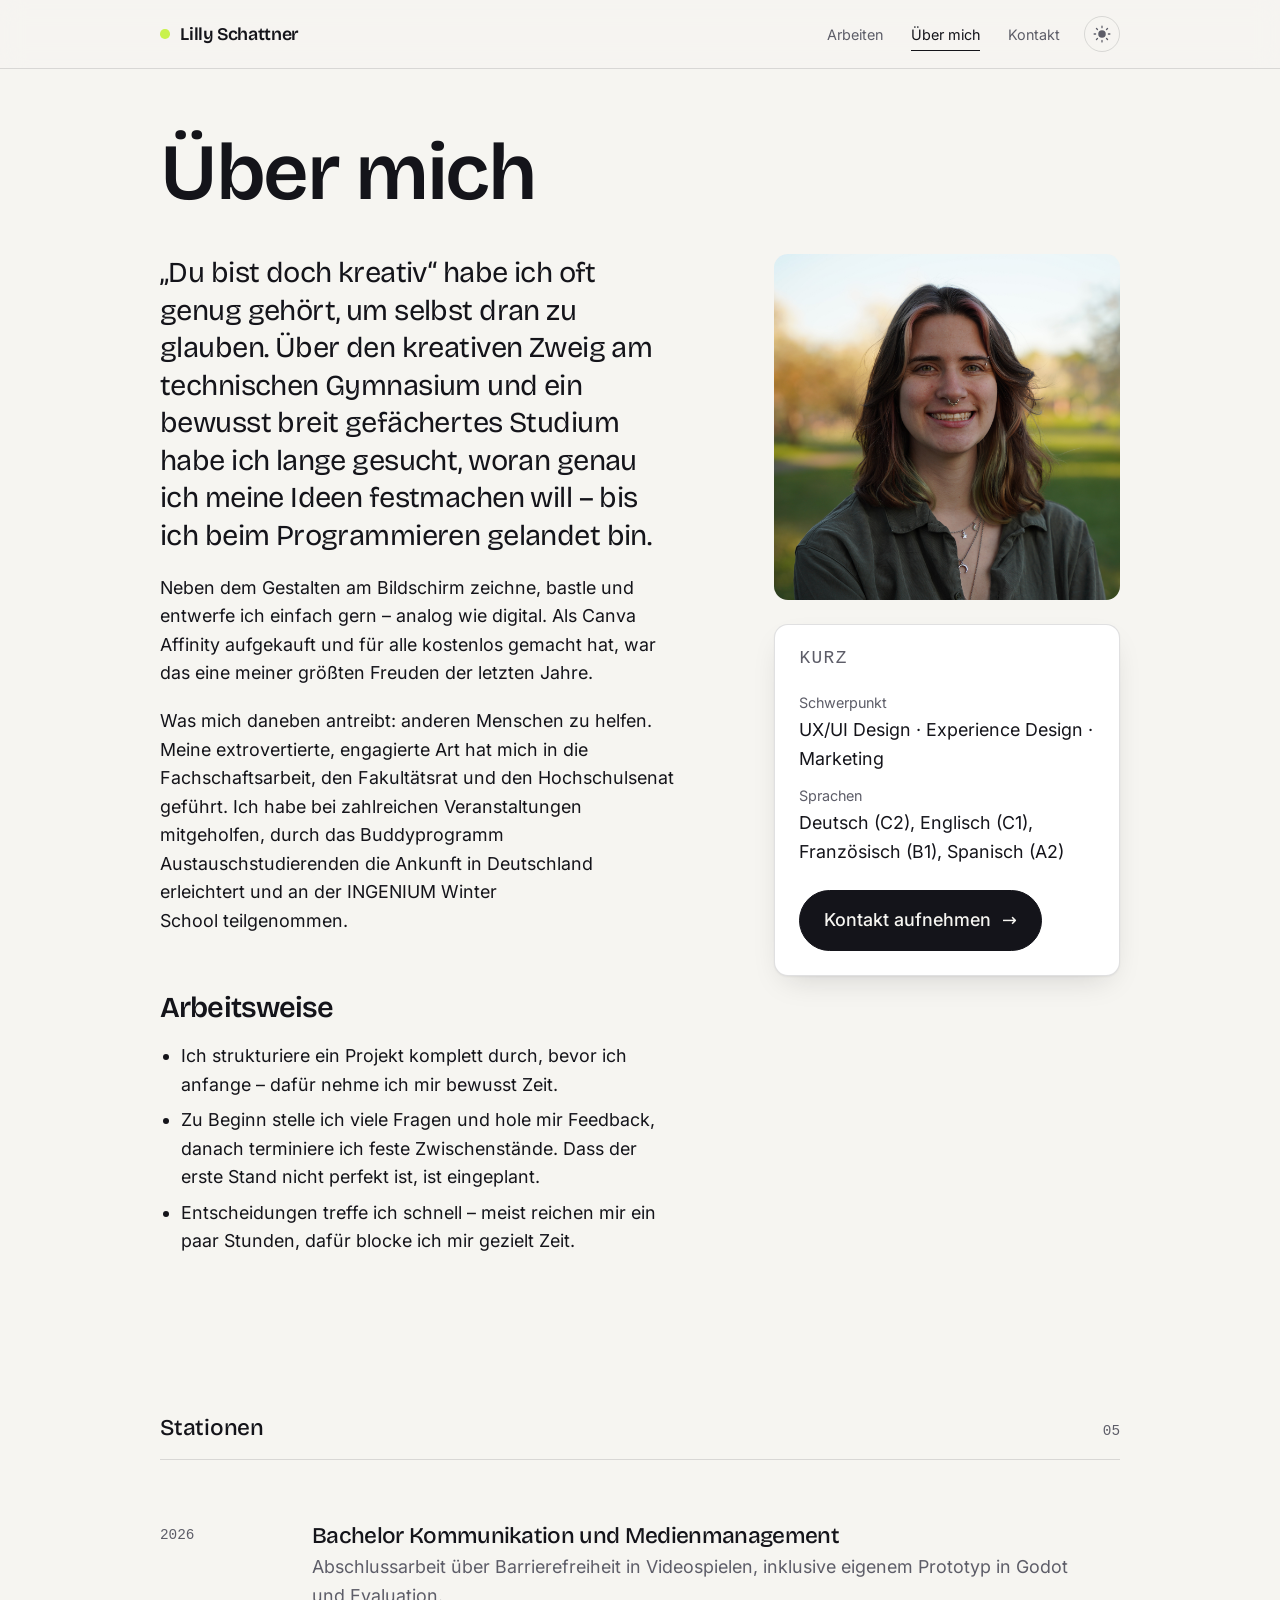
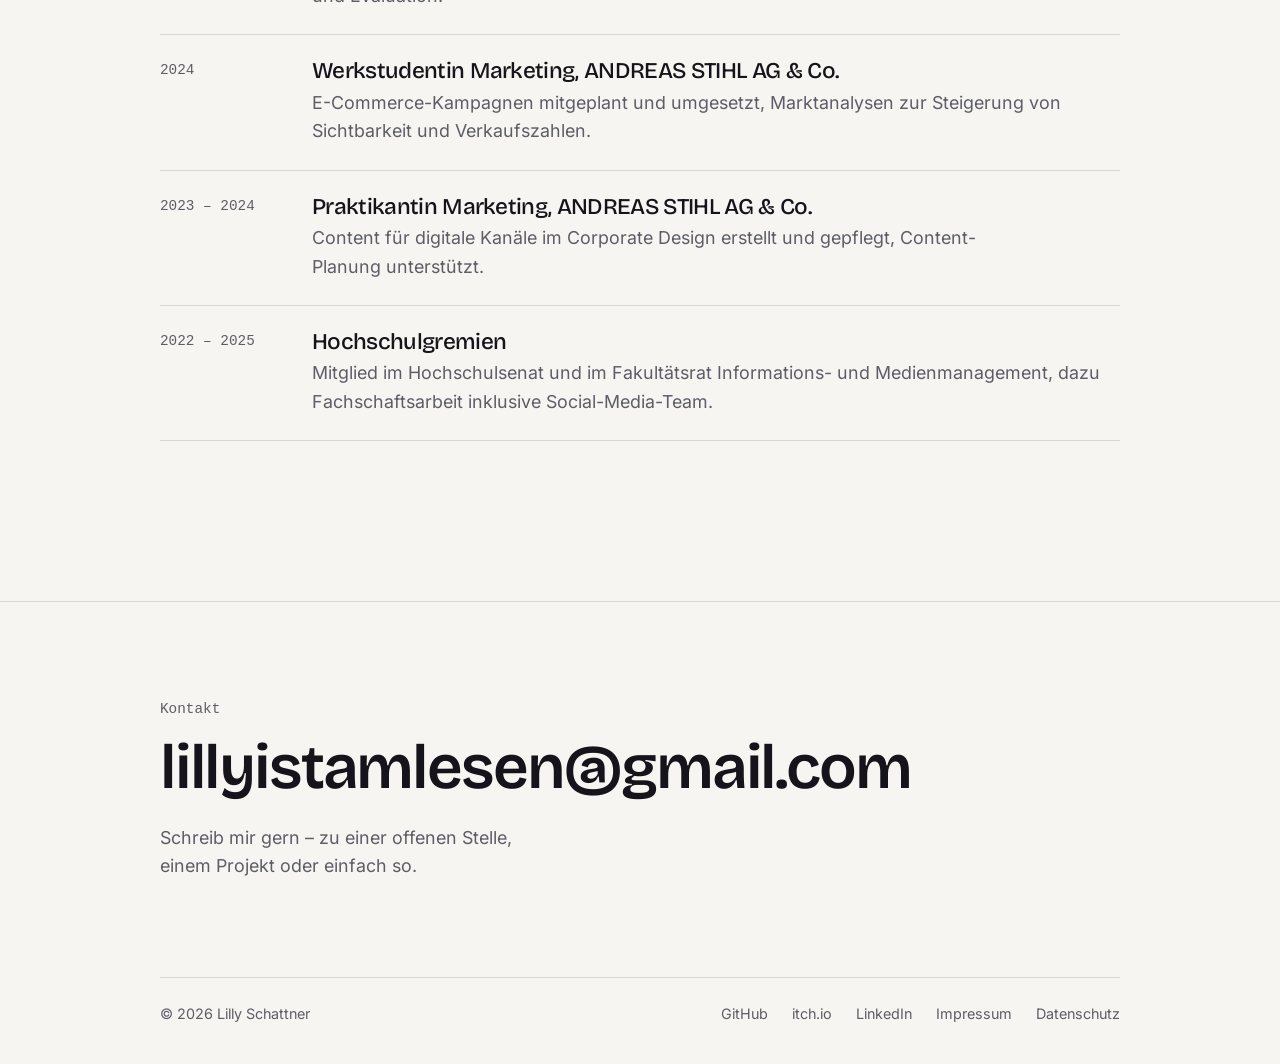
<file: ueber-mich.html>
<!doctype html>
<html lang="de">
  <head>
    <meta charset="utf-8">
    <meta name="viewport" content="width=device-width, initial-scale=1">
    <title>Über mich – Lilly Schattner</title>
    <meta name="description" content="Über Lilly Schattner – Hintergrund, Arbeitsweise und Stationen.">

    <link rel="icon" href="favicon.svg" type="image/svg+xml">
    <meta name="theme-color" content="#f6f5f1" media="(prefers-color-scheme: light)">
    <meta name="theme-color" content="#0b0b0e" media="(prefers-color-scheme: dark)">

    <!-- Vorschau... -->
    <meta property="og:type" content="website">
    <meta property="og:locale" content="de_DE">
    <meta property="og:site_name" content="Lilly Schattner">
    <meta property="og:title" content="Über mich – Lilly Schattner">
    <meta property="og:description" content="Über Lilly Schattner – Hintergrund, Arbeitsweise und Stationen.">
    <meta property="og:image" content="https://deine-domain.de/bilder/og-default.png">
    <meta name="twitter:card" content="summary_large_image">

    <link rel="stylesheet" href="css/style.css">

    <!--
      Farbschema VOR dem ersten Zeichnen setzen, sonst blitzt kurz das
      falsche auf. Deshalb hier inline und nicht in script.js.
    -->
    <script>
      (function () {
        try {
          var g = localStorage.getItem('theme');
          var s = window.matchMedia('(prefers-color-scheme: dark)').matches
            ? 'dark' : 'light';
          document.documentElement.dataset.theme = g || s;
        } catch (e) {
          document.documentElement.dataset.theme = 'light';
        }
      })();
    </script>
  </head>

  <body>
    <a class="skip-link" href="#inhalt">Zum Inhalt springen</a>

    <header class="site-header">
      <div class="wrap site-header__inner">
        <a href="index.html" class="marke" aria-label="Lilly Schattner – zur Startseite">
          <span class="marke__punkt" aria-hidden="true"></span>
          <span class="marke__name">Lilly Schattner</span>
        </a>

        <nav aria-label="Hauptnavigation">
          <ul>
          <li><a href="projekte/index.html">Arbeiten</a></li>
          <li><a href="ueber-mich.html" aria-current="page">Über mich</a></li>
          <li><a href="kontakt.html">Kontakt</a></li>
          </ul>
        </nav>

        <button class="theme-toggle" type="button" aria-label="Farbschema wechseln" aria-pressed="false">
          <svg viewBox="0 0 24 24" width="18" height="18" aria-hidden="true">
            <circle class="sonne" cx="12" cy="12" r="5" fill="currentColor"></circle>
            <path class="mond" d="M20 13.5A8 8 0 0 1 10.5 4a8 8 0 1 0 9.5 9.5Z" fill="currentColor"></path>
            <g class="strahlen" stroke="currentColor" stroke-width="1.7" stroke-linecap="round">
              <path d="M12 1.5v2M12 20.5v2M22.5 12h-2M3.5 12h-2M19.4 4.6l-1.4 1.4M6 18l-1.4 1.4M19.4 19.4 18 18M6 6 4.6 4.6"></path>
            </g>
          </svg>
        </button>
      </div>
    </header>

    <main id="inhalt">
      <section class="wrap seitenkopf">
        <h1 data-reveal>Über mich</h1>
      </section>

      <section class="wrap zwei">
        <div class="prose" data-reveal>
          <p class="einstieg">
            „Du bist doch kreativ“ habe ich oft genug gehört, um selbst dran zu
            glauben. Über den kreativen Zweig am technischen Gymnasium und ein
            bewusst breit gefächertes Studium habe ich lange gesucht, woran genau
            ich meine Ideen festmachen will – bis ich beim Programmieren gelandet
            bin.
          </p>

          <p>
            Neben dem Gestalten am Bildschirm zeichne, bastle und entwerfe ich
            einfach gern – analog wie digital. Als Canva Affinity aufgekauft und
            für alle kostenlos gemacht hat, war das eine meiner größten Freuden
            der letzten Jahre.
          </p>

          <p>
            Was mich daneben antreibt: anderen Menschen zu helfen. Meine
            extrovertierte, engagierte Art hat mich in die Fachschaftsarbeit, den
            Fakultätsrat und den Hochschulsenat geführt. Ich habe bei zahlreichen
            Veranstaltungen mitgeholfen, durch das Buddyprogramm
            Austauschstudierenden die Ankunft in Deutschland erleichtert und an
            der INGENIUM Winter School teilgenommen.
          </p>
          
<!--Hier Bilder einfügen/ Slideshow mäßig ? -->

          <h2>Arbeitsweise</h2>
          <ul>
            <li>Ich strukturiere ein Projekt komplett durch, bevor ich anfange – dafür nehme ich mir bewusst Zeit.</li>
            <li>Zu Beginn stelle ich viele Fragen und hole mir Feedback, danach terminiere ich feste Zwischenstände. Dass der erste Stand nicht perfekt ist, ist eingeplant.</li>
            <li>Entscheidungen treffe ich schnell – meist reichen mir ein paar Stunden, dafür blocke ich mir gezielt Zeit.</li>
          </ul>
        </div>

        <aside>
          <img src="bilder/portrait.JPG" alt="Porträtfoto von Lilly Schattner"
               width="640" height="800" style="border-radius:var(--radius);margin-block-end:var(--space-m)">
          
          <div class="karte" data-reveal>
            <h2>Kurz</h2>
            <dl>
              <dt>Schwerpunkt</dt><dd>UX/UI Design · Experience Design · Marketing</dd>
              <dt>Sprachen</dt><dd>Deutsch (C2), Englisch (C1), Französisch (B1), Spanisch (A2)</dd>
            </dl>
            <p class="karte__aktion">
              <a class="btn" href="kontakt.html">
                Kontakt aufnehmen <span class="btn__pfeil" aria-hidden="true">→</span>
              </a>
            </p>
          </div>
        </aside>
      </section>

      <section class="wrap block">
        <div class="abschnitt-titel" data-reveal>
          <h2>Stationen</h2>
          <span>05</span>
        </div>
        <ol class="stationen">
          <li data-reveal style="--reveal-delay:0ms">
            <span class="stationen__zeit">2026</span>
            <div><h3>Bachelor Kommunikation und Medienmanagement</h3><p>Abschlussarbeit über Barrierefreiheit in Videospielen, inklusive eigenem Prototyp in Godot und Evaluation.</p></div>
          </li>
          <li data-reveal style="--reveal-delay:80ms">
            <span class="stationen__zeit">2024</span>
            <div><h3>Werkstudentin Marketing, ANDREAS STIHL AG & Co.</h3><p>E-Commerce-Kampagnen mitgeplant und umgesetzt, Marktanalysen zur Steigerung von Sichtbarkeit und Verkaufszahlen.</p></div>
          </li>
          <li data-reveal style="--reveal-delay:160ms">
            <span class="stationen__zeit">2023 – 2024</span>
            <div><h3>Praktikantin Marketing, ANDREAS STIHL AG & Co.</h3><p>Content für digitale Kanäle im Corporate Design erstellt und gepflegt, Content-Planung unterstützt.</p></div>
          </li>
          <li data-reveal style="--reveal-delay:320ms">
            <span class="stationen__zeit">2022 – 2025</span>
            <div><h3>Hochschulgremien</h3><p>Mitglied im Hochschulsenat und im Fakultätsrat Informations- und Medienmanagement, dazu Fachschaftsarbeit inklusive Social-Media-Team.</p></div>
          </li>
        </ol>
      </section>
    </main>

    <footer class="site-footer">
      <div class="wrap">
        <div class="cta" data-reveal>
          <p class="cta__label">Kontakt</p>
          <a class="cta__mail" href="mailto:lillyistamlesen@gmail.com">lillyistamlesen@gmail.com</a>
          <p class="cta__text">
            Schreib mir gern – zu einer offenen Stelle, einem Projekt oder einfach so.
          </p>
        </div>

        <div class="unten">
          <p>© 2026 Lilly Schattner</p>
          <nav aria-label="Rechtliches und Profile">
            <ul>
            <li><a href="https://github.com/lost-npc" rel="me noopener" target="_blank">GitHub<span class="sr-only"> (öffnet in neuem Tab)</span></a></li>
            <li><a href="https://lost-npc.itch.io" rel="me noopener" target="_blank">itch.io<span class="sr-only"> (öffnet in neuem Tab)</span></a></li>
            <li><a href="https://de.linkedin.com/in/lilly-schattner-aa8631340" rel="me noopener" target="_blank">LinkedIn<span class="sr-only"> (öffnet in neuem Tab)</span></a></li>
              <li><a href="impressum.html">Impressum</a></li>
              <li><a href="datenschutz.html">Datenschutz</a></li>
            </ul>
          </nav>
        </div>
      </div>
    </footer>

    <script src="js/script.js"></script>
  </body>
</html>
</file>
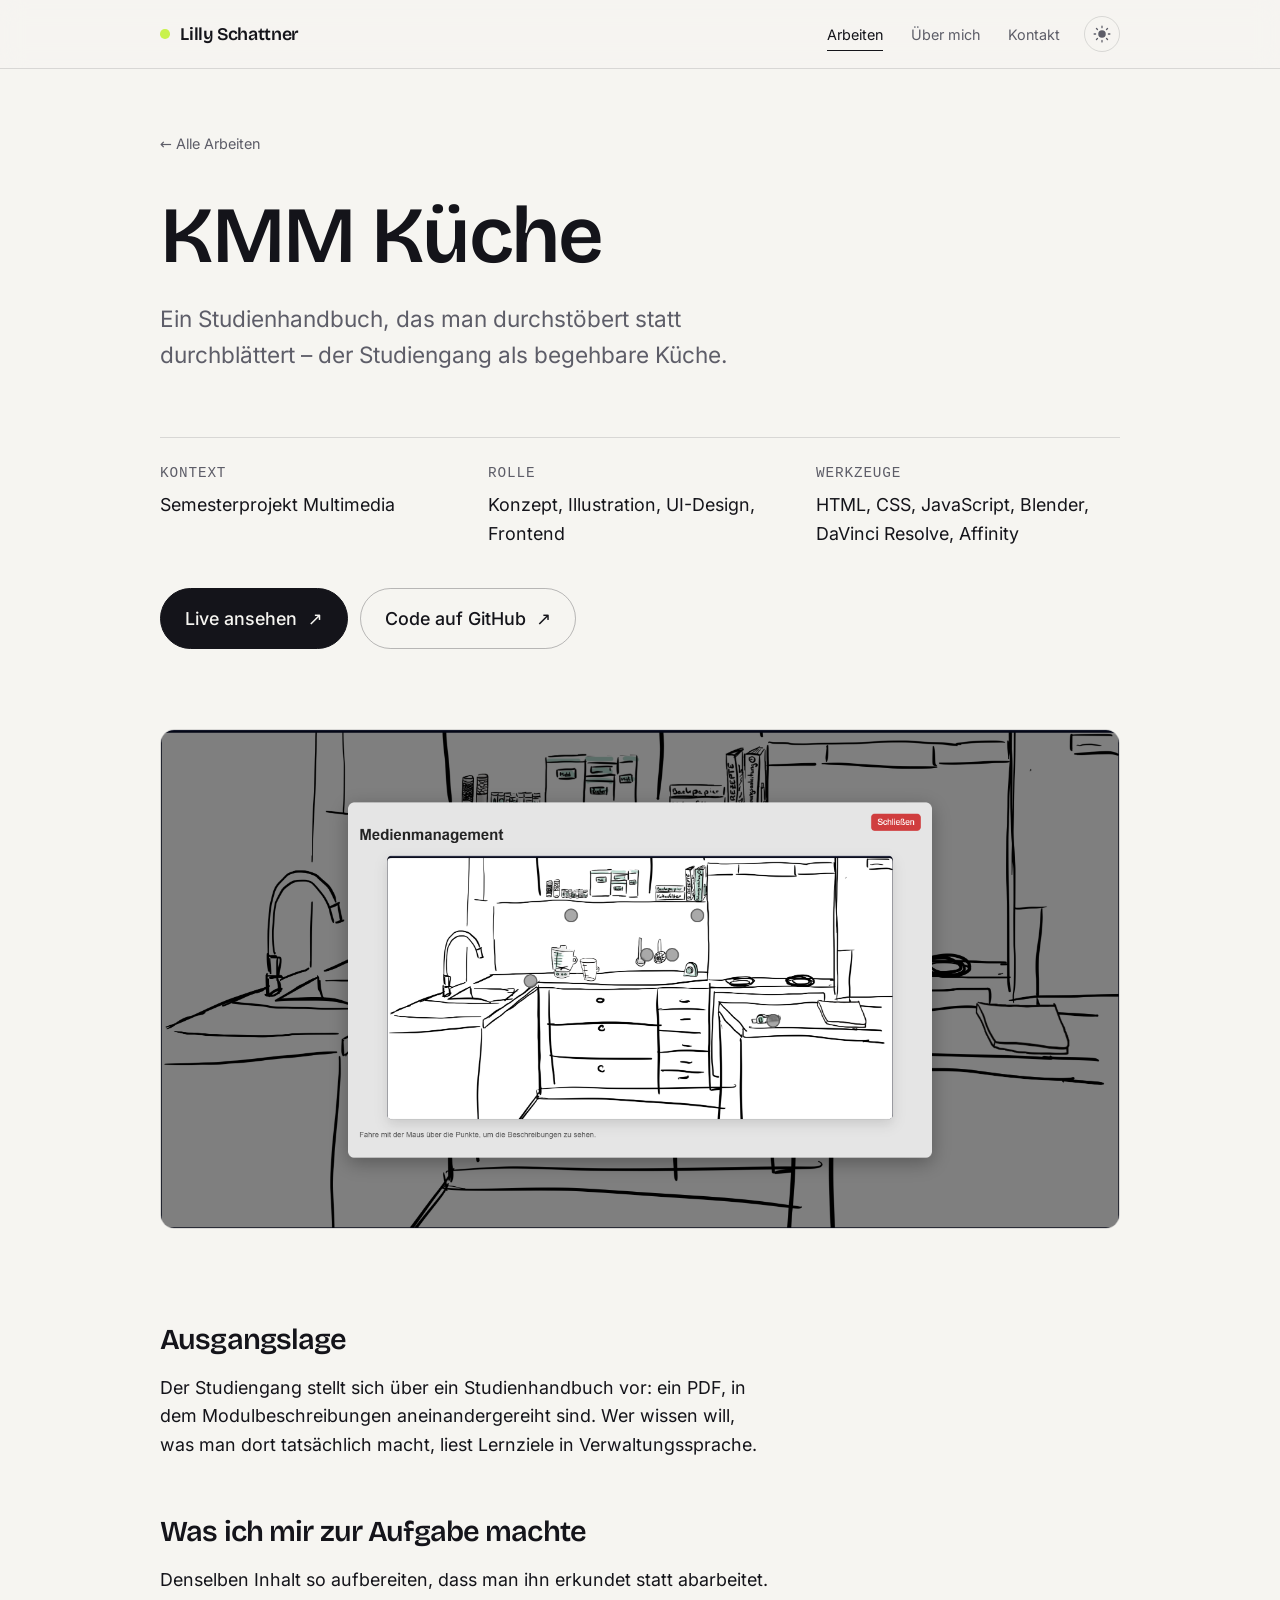
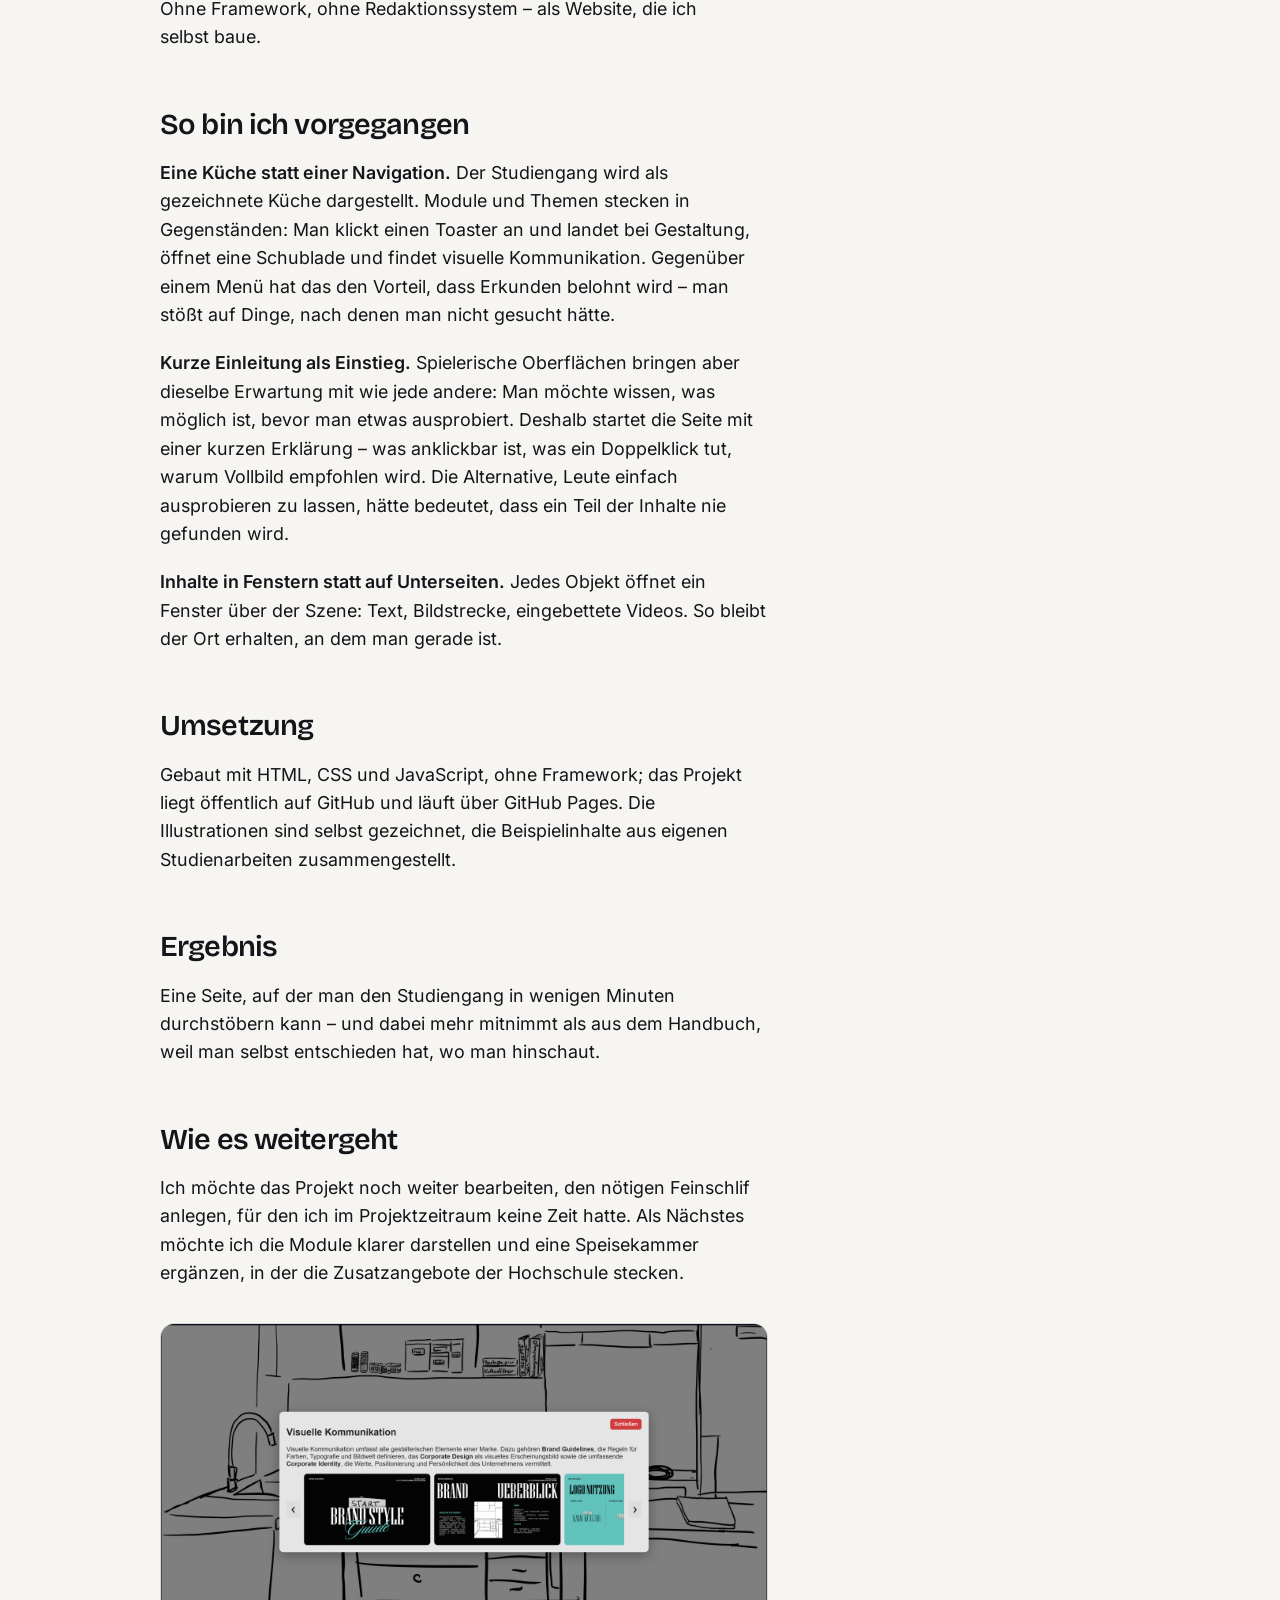
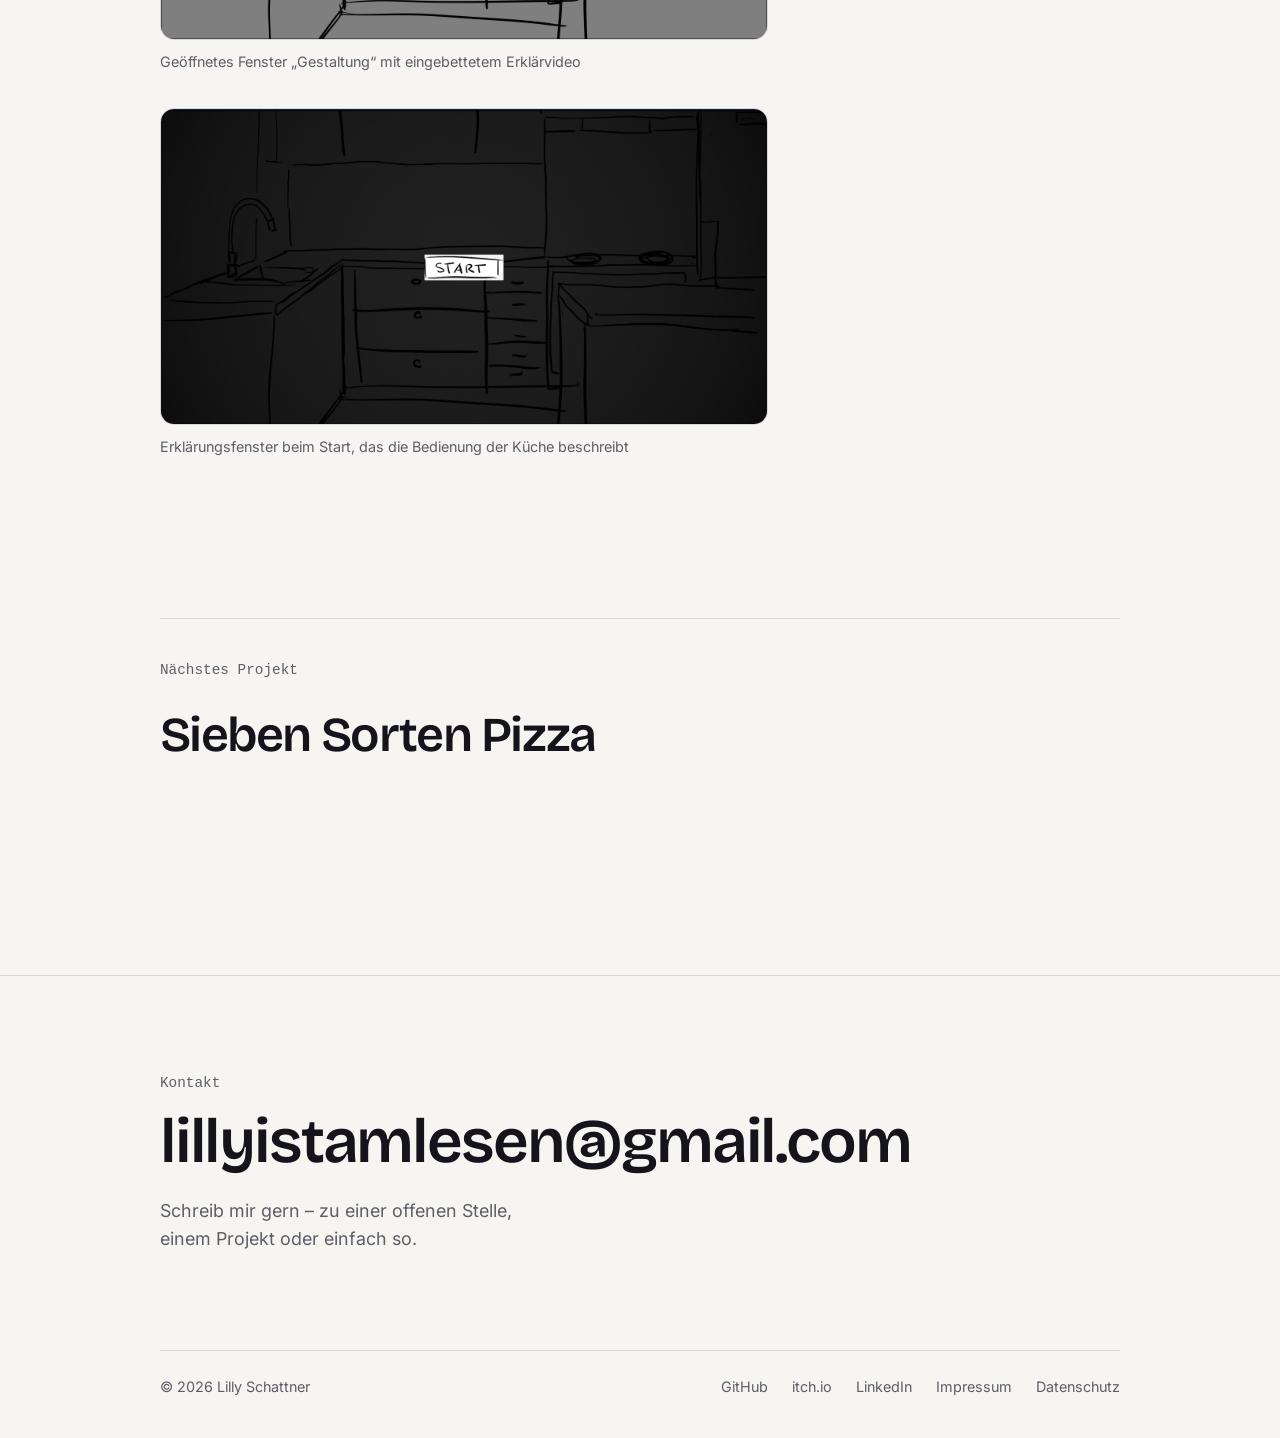
<file: projekte/kmm-kueche.html>
<!doctype html>
<html lang="de">
  <head>
    <meta charset="utf-8">
    <meta name="viewport" content="width=device-width, initial-scale=1">
    <title>KMM Küche – Lilly Schattner</title>
    <meta name="description" content="Ein Studienhandbuch, das man durchstöbert statt durchblättert – der Studiengang als begehbare Küche.">

    <link rel="icon" href="../favicon.svg" type="image/svg+xml">
    <meta name="theme-color" content="#f6f5f1" media="(prefers-color-scheme: light)">
    <meta name="theme-color" content="#0b0b0e" media="(prefers-color-scheme: dark)">

    <meta property="og:type" content="website">
    <meta property="og:locale" content="de_DE">
    <meta property="og:site_name" content="Lilly Schattner">
    <meta property="og:title" content="KMM Küche – Lilly Schattner">
    <meta property="og:description" content="Ein Studienhandbuch, das man durchstöbert statt durchblättert – der Studiengang als begehbare Küche.">
    <meta property="og:image" content="https://deine-domain.de/bilder/og-default.png">
    <meta name="twitter:card" content="summary_large_image">

    <link rel="stylesheet" href="../css/style.css">

    <!--
      Farbschema VOR dem ersten Zeichnen setzen, sonst blitzt kurz das
      falsche auf. Deshalb hier inline und nicht in script.js.
    -->
    <script>
      (function () {
        try {
          var g = localStorage.getItem('theme');
          var s = window.matchMedia('(prefers-color-scheme: dark)').matches
            ? 'dark' : 'light';
          document.documentElement.dataset.theme = g || s;
        } catch (e) {
          document.documentElement.dataset.theme = 'light';
        }
      })();
    </script>
  </head>

  <body>
    <a class="skip-link" href="#inhalt">Zum Inhalt springen</a>

    <header class="site-header">
      <div class="wrap site-header__inner">
        <a href="../index.html" class="marke" aria-label="Lilly Schattner – zur Startseite">
          <span class="marke__punkt" aria-hidden="true"></span>
          <span class="marke__name">Lilly Schattner</span>
        </a>

        <nav aria-label="Hauptnavigation">
          <ul>
          <li><a href="../projekte/index.html" aria-current="page">Arbeiten</a></li>
          <li><a href="../ueber-mich.html">Über mich</a></li>
          <li><a href="../kontakt.html">Kontakt</a></li>
          </ul>
        </nav>

        <button class="theme-toggle" type="button" aria-label="Farbschema wechseln" aria-pressed="false">
          <svg viewBox="0 0 24 24" width="18" height="18" aria-hidden="true">
            <circle class="sonne" cx="12" cy="12" r="5" fill="currentColor"></circle>
            <path class="mond" d="M20 13.5A8 8 0 0 1 10.5 4a8 8 0 1 0 9.5 9.5Z" fill="currentColor"></path>
            <g class="strahlen" stroke="currentColor" stroke-width="1.7" stroke-linecap="round">
              <path d="M12 1.5v2M12 20.5v2M22.5 12h-2M3.5 12h-2M19.4 4.6l-1.4 1.4M6 18l-1.4 1.4M19.4 19.4 18 18M6 6 4.6 4.6"></path>
            </g>
          </svg>
        </button>
      </div>
    </header>

    <main id="inhalt">
      <article>
        <header class="wrap seitenkopf">
          <p class="zurueck" data-reveal><a href="index.html">← Alle Arbeiten</a></p>
          <h1 data-reveal style="--reveal-delay:60ms">KMM Küche</h1>
          <p class="seitenkopf__kurz" data-reveal style="--reveal-delay:120ms">Ein Studienhandbuch, das man durchstöbert statt durchblättert – der Studiengang als begehbare Küche.</p>

          <dl class="fakten" data-reveal style="--reveal-delay:180ms">
            <div><dt>Kontext</dt><dd>Semesterprojekt Multimedia</dd></div>
            <div><dt>Rolle</dt><dd>Konzept, Illustration, UI-Design, Frontend</dd></div>
            <div><dt>Werkzeuge</dt><dd>HTML, CSS, JavaScript, Blender, DaVinci Resolve, Affinity</dd></div>
          </dl>
          <p class="kopf__links" data-reveal><a class="btn" href="https://lost-npc.github.io/kmm_kueche/" target="_blank" rel="noopener">Live ansehen <span class="btn__pfeil" aria-hidden="true">↗</span></a> <a class="btn btn--ghost" href="https://lillys-pages.github.io/kmm_kueche/" target="_blank" rel="noopener">Code auf GitHub <span class="btn__pfeil" aria-hidden="true">↗</span></a></p>
        </header>

        <figure class="wrap grossbild" data-reveal>
          <img src="../bilder/projekte/kmm-kueche.png" alt="Gezeichnete Küche als Website-Oberfläche, darüber ein geöffnetes Fenster mit Modulinhalten"
               width="1600" height="1200" loading="eager" decoding="async">
        </figure>

        <div class="wrap">
          <div class="prose" data-reveal>
<h2>Ausgangslage</h2>
<p>Der Studiengang stellt sich über ein Studienhandbuch vor: ein PDF, in dem
Modulbeschreibungen aneinandergereiht sind. Wer wissen will, was man dort
tatsächlich macht, liest Lernziele in Verwaltungssprache.</p>
<h2>Was ich  mir zur Aufgabe machte</h2>
<p>Denselben Inhalt so aufbereiten, dass man ihn erkundet statt abarbeitet. Ohne
Framework, ohne Redaktionssystem – als Website, die ich selbst baue.</p>
<h2>So bin ich vorgegangen</h2>
<p><strong>Eine Küche statt einer Navigation.</strong> Der Studiengang wird als gezeichnete
Küche dargestellt. Module und Themen stecken in Gegenständen: Man klickt einen
Toaster an und landet bei Gestaltung, öffnet eine Schublade und findet visuelle
Kommunikation. Gegenüber einem Menü hat das den Vorteil, dass Erkunden belohnt
wird – man stößt auf Dinge, nach denen man nicht gesucht hätte.</p>
<p><strong>Kurze Einleitung als Einstieg.</strong> 
Spielerische Oberflächen bringen aber dieselbe Erwartung mit wie jede andere: 
Man möchte wissen, was möglich ist, bevor man etwas ausprobiert. Deshalb 
startet die Seite mit einer kurzen Erklärung – was anklickbar ist, was ein 
Doppelklick tut, warum Vollbild empfohlen wird. Die Alternative, Leute einfach 
ausprobieren zu lassen, hätte bedeutet, dass ein Teil der Inhalte nie gefunden wird.</p>
<p><strong>Inhalte in Fenstern statt auf Unterseiten.</strong> Jedes Objekt öffnet ein Fenster
über der Szene: Text, Bildstrecke, eingebettete Videos. So bleibt der Ort
erhalten, an dem man gerade ist.</p>
<h2>Umsetzung</h2>
<p>Gebaut mit HTML, CSS und JavaScript, ohne Framework; das Projekt liegt
öffentlich auf GitHub und läuft über GitHub Pages. Die Illustrationen sind
selbst gezeichnet, die Beispielinhalte aus eigenen Studienarbeiten
zusammengestellt.</p>
<h2>Ergebnis</h2>
<p>Eine Seite, auf der man den Studiengang in wenigen Minuten durchstöbern kann –
und dabei mehr mitnimmt als aus dem Handbuch, weil man selbst entschieden hat,
wo man hinschaut.</p>
<h2>Wie es weitergeht</h2>
<p>Ich möchte das Projekt noch weiter bearbeiten, den nötigen Feinschlif anlegen, für den 
ich im Projektzeitraum keine Zeit hatte. Als Nächstes möchte ich die Module klarer
darstellen und eine Speisekammer ergänzen, in der die Zusatzangebote der
Hochschule stecken.</p>

        <figure>
          <img src="../bilder/projekte/kmm-kueche-2.png" alt="Geöffnetes Fenster „Gestaltung“ mit eingebettetem Erklärvideo"
               width="1600" height="1200" loading="lazy" decoding="async">
          <figcaption>Geöffnetes Fenster „Gestaltung“ mit eingebettetem Erklärvideo</figcaption>
        </figure>
        <figure>
          <img src="../bilder/projekte/kmm-kueche-3.png" alt="Erklärungsfenster beim Start, das die Bedienung der Küche beschreibt"
               width="1600" height="1200" loading="lazy" decoding="async">
          <figcaption>Erklärungsfenster beim Start, das die Bedienung der Küche beschreibt</figcaption>
        </figure>
          </div>
        </div>
      </article>

      <nav class="wrap weiter" aria-label="Weiteres Projekt">
        <a href="typografie-pizza.html">
          <span>Nächstes Projekt</span>
          <strong>Sieben Sorten Pizza</strong>
        </a>
      </nav>
    </main>

    <footer class="site-footer">
      <div class="wrap">
        <div class="cta" data-reveal>
          <p class="cta__label">Kontakt</p>
          <a class="cta__mail" href="mailto:lillyistamlesen@gmail.com">lillyistamlesen@gmail.com</a>
          <p class="cta__text">
            Schreib mir gern – zu einer offenen Stelle, einem Projekt oder einfach so.
          </p>
        </div>

        <div class="unten">
          <p>© 2026 Lilly Schattner</p>
          <nav aria-label="Rechtliches und Profile">
            <ul>
            <li><a href="https://github.com/lost-npc" rel="me noopener" target="_blank">GitHub<span class="sr-only"> (öffnet in neuem Tab)</span></a></li>
            <li><a href="https://lost-npc.itch.io" rel="me noopener" target="_blank">itch.io<span class="sr-only"> (öffnet in neuem Tab)</span></a></li>
            <li><a href="https://de.linkedin.com/in/lilly-schattner-aa8631340L" rel="me noopener" target="_blank">LinkedIn<span class="sr-only"> (öffnet in neuem Tab)</span></a></li>
              <li><a href="../impressum.html">Impressum</a></li>
              <li><a href="../datenschutz.html">Datenschutz</a></li>
            </ul>
          </nav>
        </div>
      </div>
    </footer>

    <script src="../js/script.js"></script>
  </body>
</html>
</file>
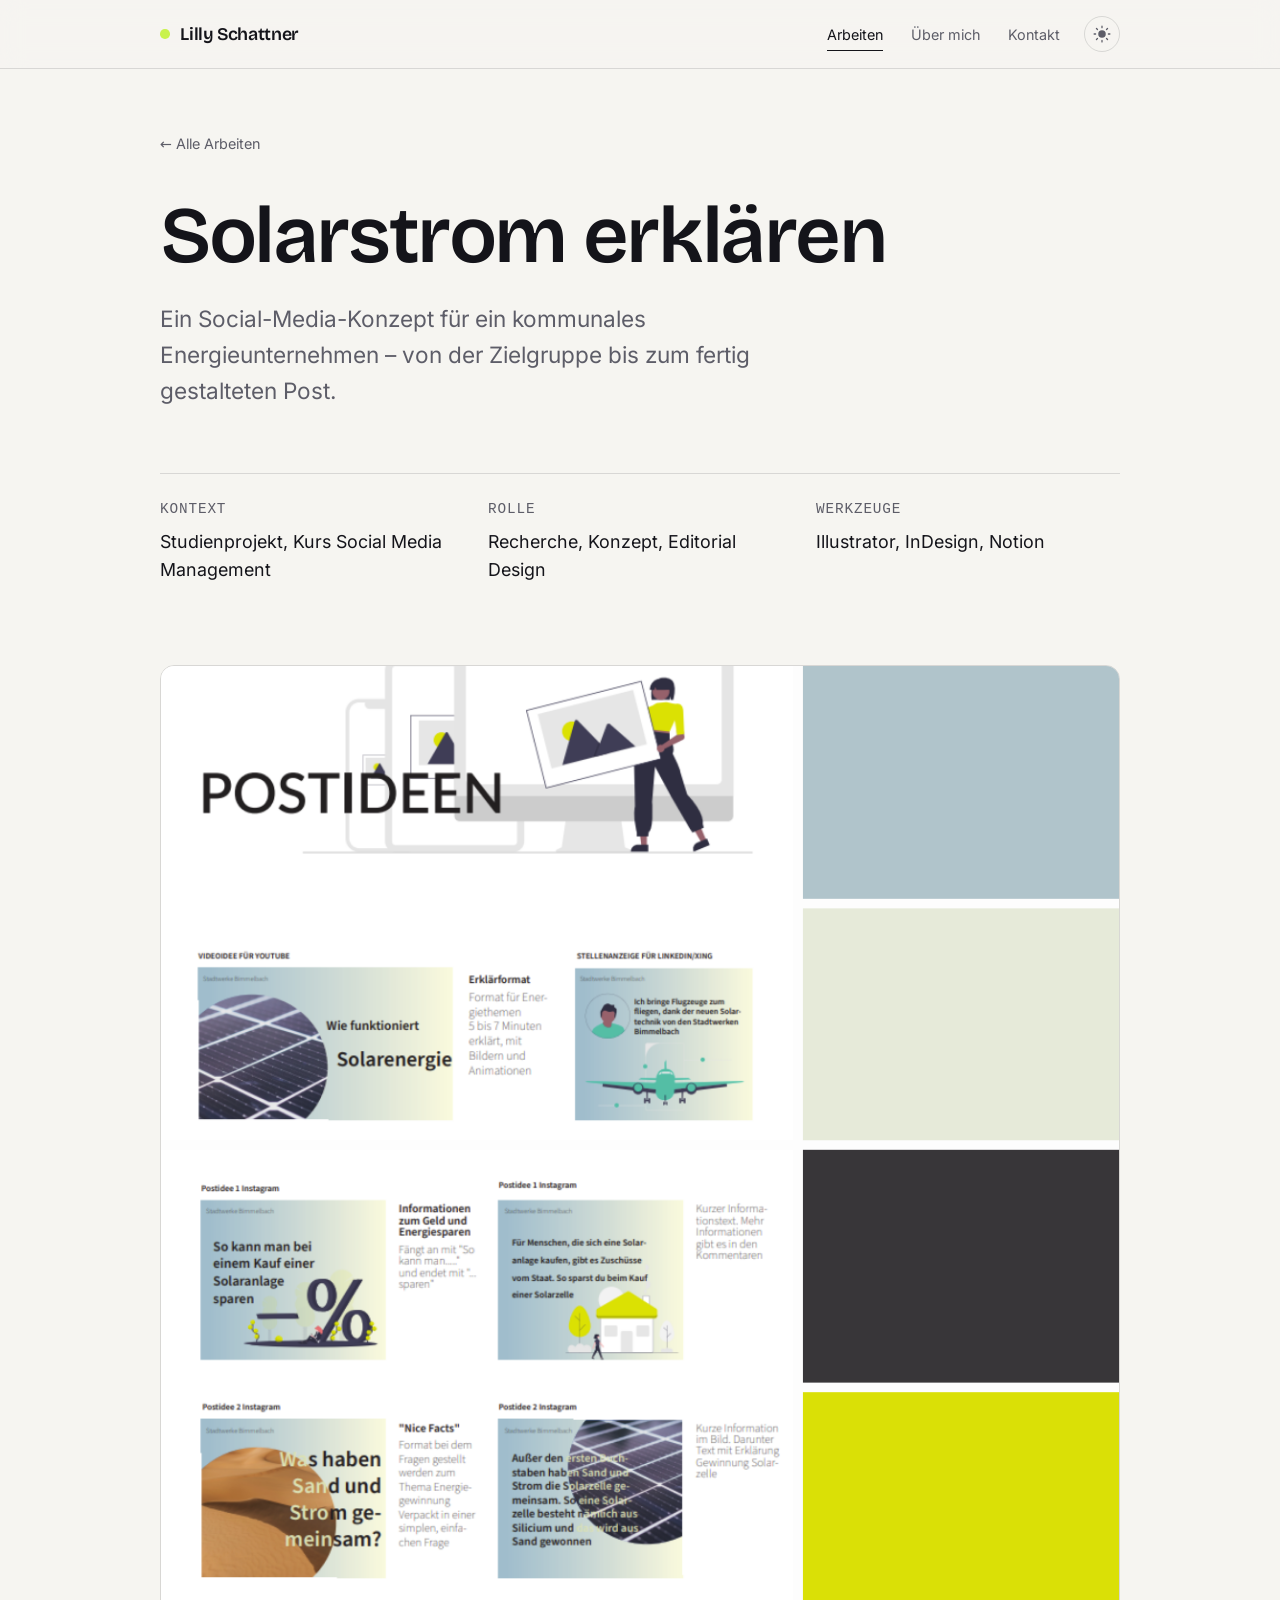
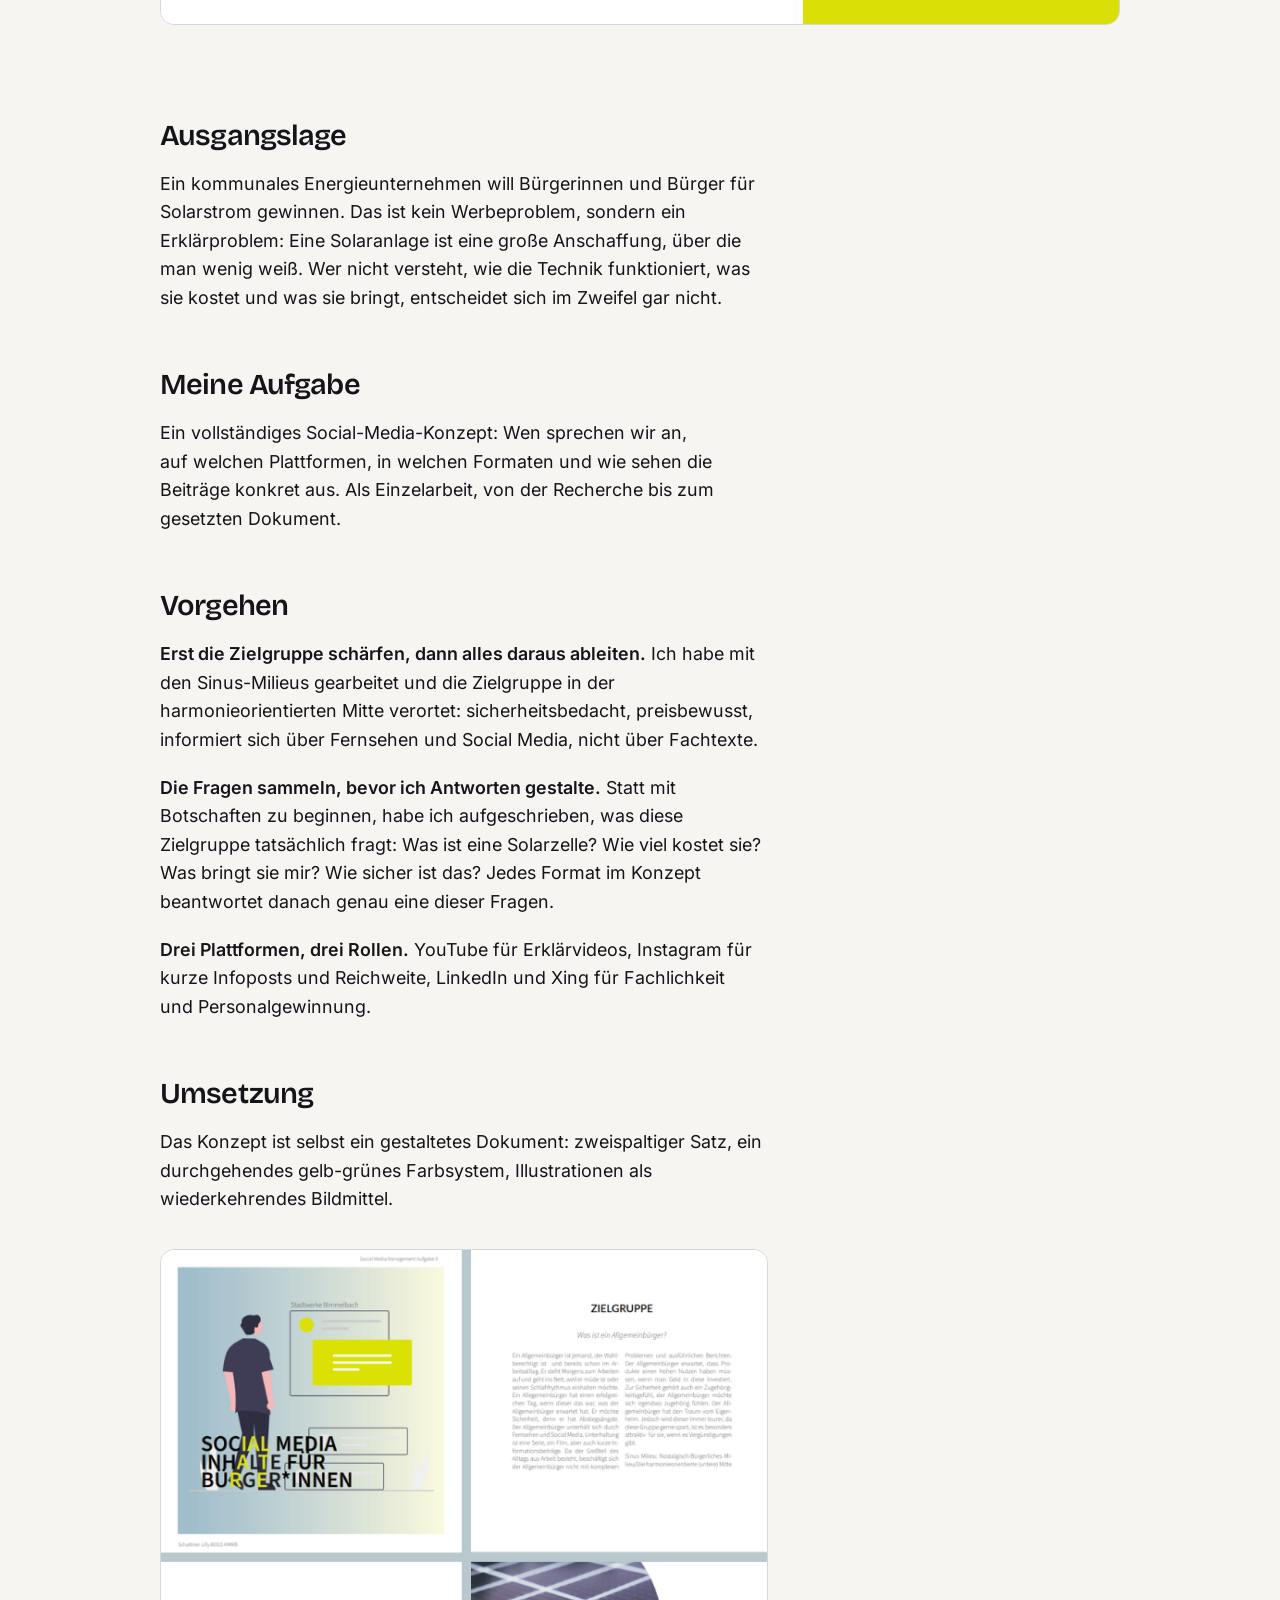
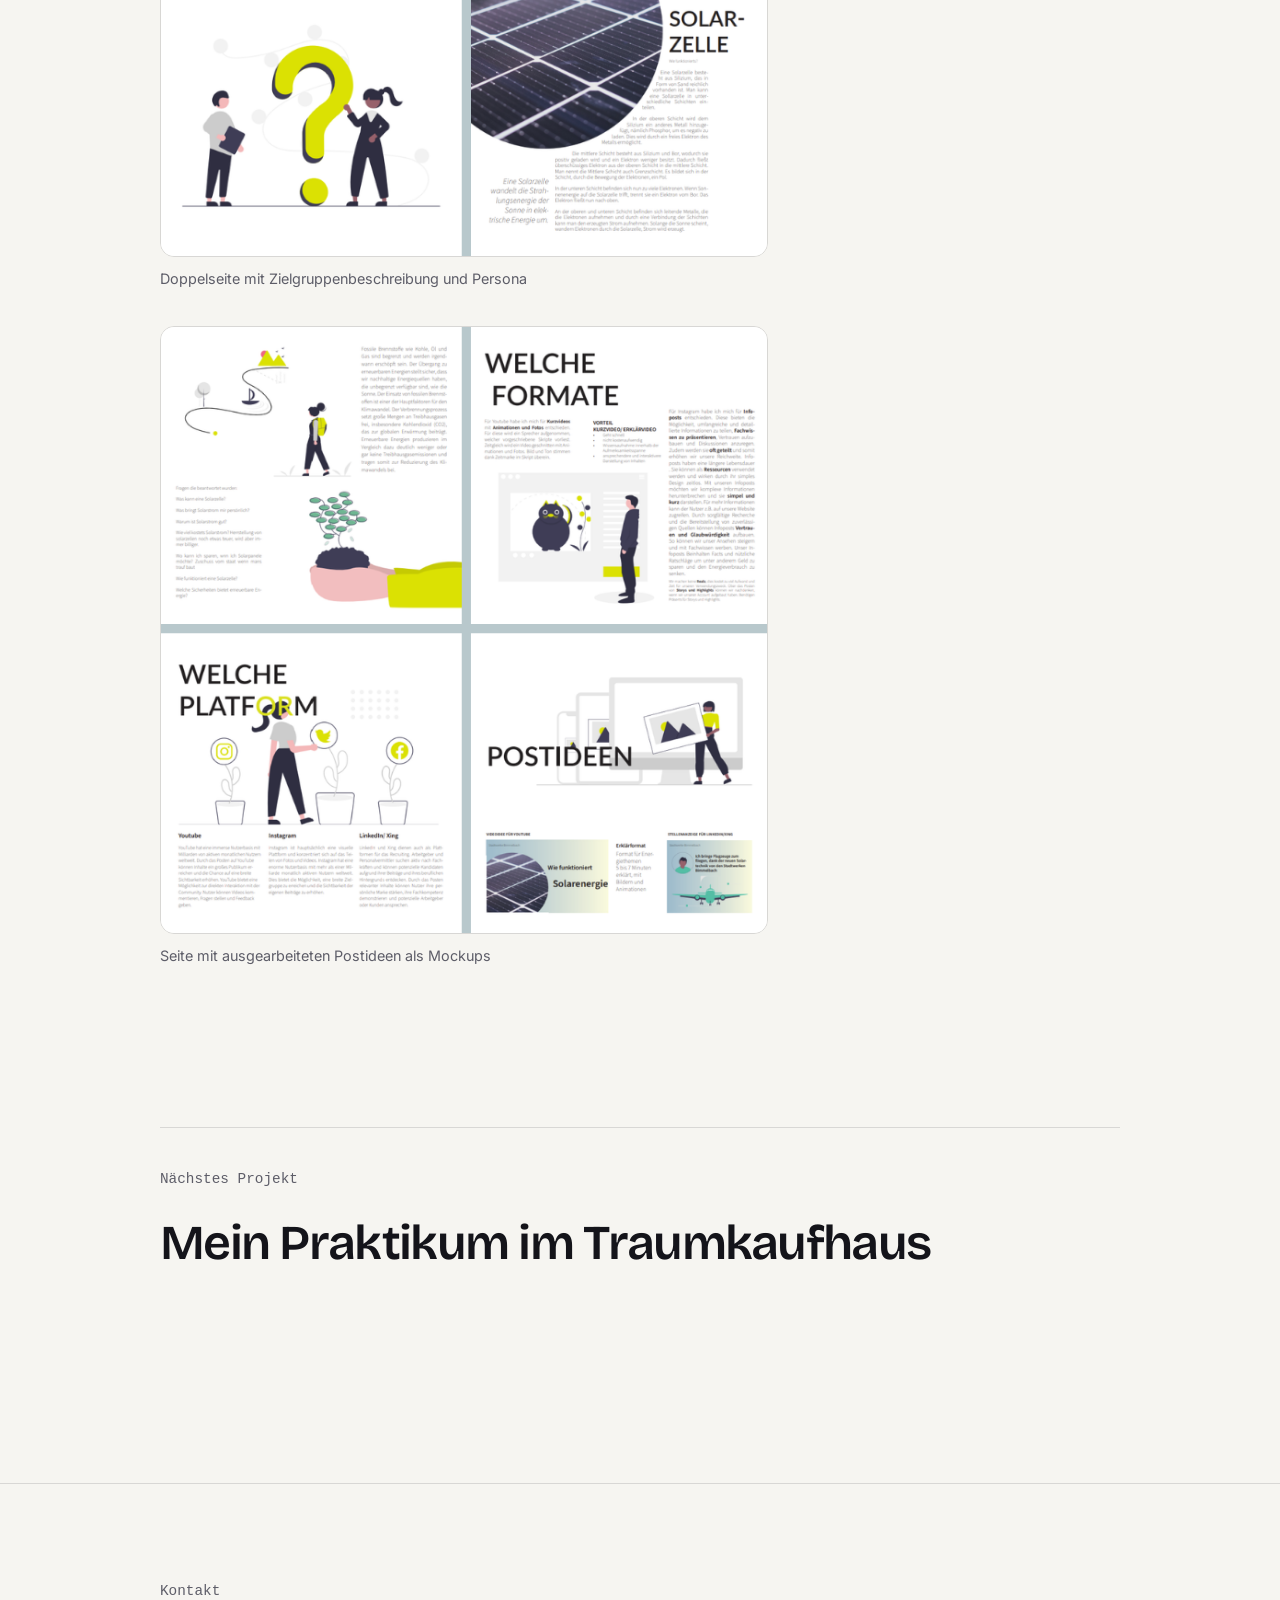
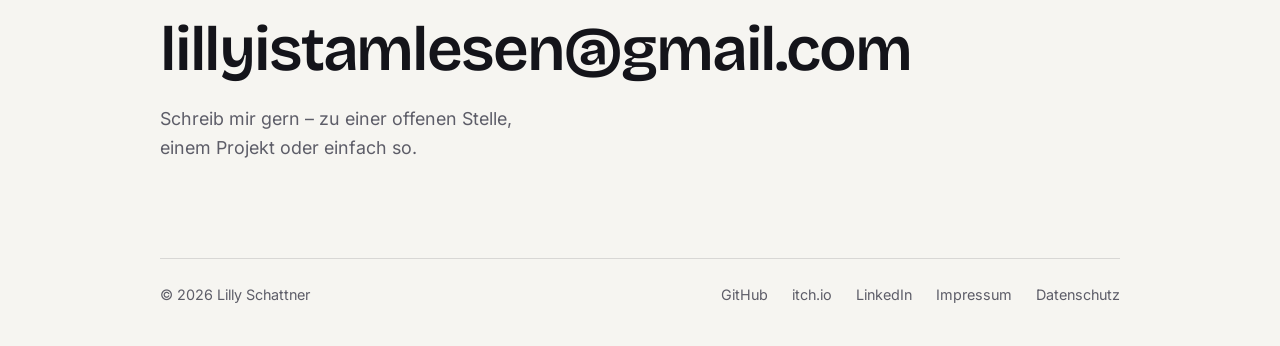
<file: projekte/social-media-konzept.html>
<!doctype html>
<html lang="de">
  <head>
    <meta charset="utf-8">
    <meta name="viewport" content="width=device-width, initial-scale=1">
    <title>Solarstrom erklären – Lilly Schattner</title>
    <meta name="description" content="Ein Social-Media-Konzept für ein kommunales Energieunternehmen – von der Zielgruppe bis zum fertig gestalteten Post.">

    <link rel="icon" href="../favicon.svg" type="image/svg+xml">
    <meta name="theme-color" content="#f6f5f1" media="(prefers-color-scheme: light)">
    <meta name="theme-color" content="#0b0b0e" media="(prefers-color-scheme: dark)">

    <!-- Vorschau ... -->
    <meta property="og:type" content="website">
    <meta property="og:locale" content="de_DE">
    <meta property="og:site_name" content="Lilly Schattner">
    <meta property="og:title" content="Solarstrom erklären – Lilly Schattner">
    <meta property="og:description" content="Ein Social-Media-Konzept für ein kommunales Energieunternehmen – von der Zielgruppe bis zum fertig gestalteten Post.">
    <meta property="og:image" content="https://deine-domain.de/bilder/og-default.png">
    <meta name="twitter:card" content="summary_large_image">

    <link rel="stylesheet" href="../css/style.css">

    <!--
      Farbschema VOR dem ersten Zeichnen setzen, sonst blitzt kurz das
      falsche auf. Deshalb hier inline und nicht in script.js.
    -->
    <script>
      (function () {
        try {
          var g = localStorage.getItem('theme');
          var s = window.matchMedia('(prefers-color-scheme: dark)').matches
            ? 'dark' : 'light';
          document.documentElement.dataset.theme = g || s;
        } catch (e) {
          document.documentElement.dataset.theme = 'light';
        }
      })();
    </script>
  </head>

  <body>
    <a class="skip-link" href="#inhalt">Zum Inhalt springen</a>

    <header class="site-header">
      <div class="wrap site-header__inner">
        <a href="../index.html" class="marke" aria-label="Lilly Schattner – zur Startseite">
          <span class="marke__punkt" aria-hidden="true"></span>
          <span class="marke__name">Lilly Schattner</span>
        </a>

        <nav aria-label="Hauptnavigation">
          <ul>
          <li><a href="../projekte/index.html" aria-current="page">Arbeiten</a></li>
          <li><a href="../ueber-mich.html">Über mich</a></li>
          <li><a href="../kontakt.html">Kontakt</a></li>
          </ul>
        </nav>

        <button class="theme-toggle" type="button" aria-label="Farbschema wechseln" aria-pressed="false">
          <svg viewBox="0 0 24 24" width="18" height="18" aria-hidden="true">
            <circle class="sonne" cx="12" cy="12" r="5" fill="currentColor"></circle>
            <path class="mond" d="M20 13.5A8 8 0 0 1 10.5 4a8 8 0 1 0 9.5 9.5Z" fill="currentColor"></path>
            <g class="strahlen" stroke="currentColor" stroke-width="1.7" stroke-linecap="round">
              <path d="M12 1.5v2M12 20.5v2M22.5 12h-2M3.5 12h-2M19.4 4.6l-1.4 1.4M6 18l-1.4 1.4M19.4 19.4 18 18M6 6 4.6 4.6"></path>
            </g>
          </svg>
        </button>
      </div>
    </header>

    <main id="inhalt">
      <article>
        <header class="wrap seitenkopf">
          <p class="zurueck" data-reveal><a href="index.html">← Alle Arbeiten</a></p>
          <h1 data-reveal style="--reveal-delay:60ms">Solarstrom erklären</h1>
          <p class="seitenkopf__kurz" data-reveal style="--reveal-delay:120ms">Ein Social-Media-Konzept für ein kommunales Energieunternehmen – von der Zielgruppe bis zum fertig gestalteten Post.</p>

          <dl class="fakten" data-reveal style="--reveal-delay:180ms">
            <div><dt>Kontext</dt><dd>Studienprojekt, Kurs Social Media Management</dd></div>
            <div><dt>Rolle</dt><dd>Recherche, Konzept, Editorial Design</dd></div>
            <div><dt>Werkzeuge</dt><dd>Illustrator, InDesign, Notion</dd></div>
          </dl>
        </header>

        <figure class="wrap grossbild" data-reveal>
          <img src="../bilder/projekte/social-media-konzept.png" alt="Titelseite des Konzeptdokuments mit Illustration und Titel"
               width="1600" height="1200" loading="eager" decoding="async">
        </figure>

        <div class="wrap">
          <div class="prose" data-reveal>
<h2>Ausgangslage</h2>
<p>Ein kommunales Energieunternehmen will Bürgerinnen und Bürger für Solarstrom
gewinnen. Das ist kein Werbeproblem, sondern ein Erklärproblem: Eine Solaranlage
ist eine große Anschaffung, über die man wenig weiß. Wer nicht versteht, wie die
Technik funktioniert, was sie kostet und was sie bringt, entscheidet sich im
Zweifel gar nicht.</p>
<h2>Meine Aufgabe</h2>
<p>Ein vollständiges Social-Media-Konzept: Wen sprechen wir an, auf welchen
Plattformen, in welchen Formaten und wie sehen die Beiträge konkret aus. Als
Einzelarbeit, von der Recherche bis zum gesetzten Dokument.</p>
<h2>Vorgehen</h2>
<p><strong>Erst die Zielgruppe schärfen, dann alles daraus ableiten.</strong> Ich habe mit den
Sinus-Milieus gearbeitet und die Zielgruppe in der harmonieorientierten Mitte
verortet: sicherheitsbedacht, preisbewusst, informiert sich über Fernsehen und
Social Media, nicht über Fachtexte.</p>
<p><strong>Die Fragen sammeln, bevor ich Antworten gestalte.</strong> Statt mit Botschaften zu
beginnen, habe ich aufgeschrieben, was diese Zielgruppe tatsächlich fragt: Was
ist eine Solarzelle? Wie viel kostet sie? Was bringt sie mir? Wie sicher ist
das? Jedes Format im Konzept beantwortet danach genau eine dieser Fragen.</p>
<p><strong>Drei Plattformen, drei Rollen.</strong> YouTube für Erklärvideos, Instagram für
kurze Infoposts und Reichweite, LinkedIn und Xing für Fachlichkeit und
Personalgewinnung.</p>
<h2>Umsetzung</h2>
<p>Das Konzept ist selbst ein gestaltetes Dokument: zweispaltiger Satz, ein
durchgehendes gelb-grünes Farbsystem, Illustrationen als wiederkehrendes
Bildmittel. </p>

        <figure>
          <img src="../bilder/projekte/social-media-konzept-2.png" alt="Doppelseite mit Zielgruppenbeschreibung und Persona"
               width="1600" height="1200" loading="lazy" decoding="async">
          <figcaption>Doppelseite mit Zielgruppenbeschreibung und Persona</figcaption>
        </figure>
        <figure>
          <img src="../bilder/projekte/social-media-konzept-3.png" alt="Seite mit ausgearbeiteten Postideen als Mockups"
               width="1600" height="1200" loading="lazy" decoding="async">
          <figcaption>Seite mit ausgearbeiteten Postideen als Mockups</figcaption>
        </figure>
          </div>
        </div>
      </article>

      <nav class="wrap weiter" aria-label="Weiteres Projekt">
        <a href="traumkaufhaus.html">
          <span>Nächstes Projekt</span>
          <strong>Mein Praktikum im Traumkaufhaus</strong>
        </a>
      </nav>
    </main>

    <footer class="site-footer">
      <div class="wrap">
        <div class="cta" data-reveal>
          <p class="cta__label">Kontakt</p>
          <a class="cta__mail" href="mailto:lillyistamlesen@gmil.com">lillyistamlesen@gmail.com</a>
          <p class="cta__text">
            Schreib mir gern – zu einer offenen Stelle, einem Projekt oder einfach so.
          </p>
        </div>

        <div class="unten">
          <p>© 2026 Lilly Schattner</p>
          <nav aria-label="Rechtliches und Profile">
            <ul>
            <li><a href="https://github.com/lost-npc" rel="me noopener" target="_blank">GitHub<span class="sr-only"> (öffnet in neuem Tab)</span></a></li>
            <li><a href="https://lost-npc.itch.io" rel="me noopener" target="_blank">itch.io<span class="sr-only"> (öffnet in neuem Tab)</span></a></li>
            <li><a href="https://de.linkedin.com/in/lilly-schattner-aa8631340" rel="me noopener" target="_blank">LinkedIn<span class="sr-only"> (öffnet in neuem Tab)</span></a></li>
              <li><a href="../impressum.html">Impressum</a></li>
              <li><a href="../datenschutz.html">Datenschutz</a></li>
            </ul>
          </nav>
        </div>
      </div>
    </footer>

    <script src="../js/script.js"></script>
  </body>
</html>
</file>
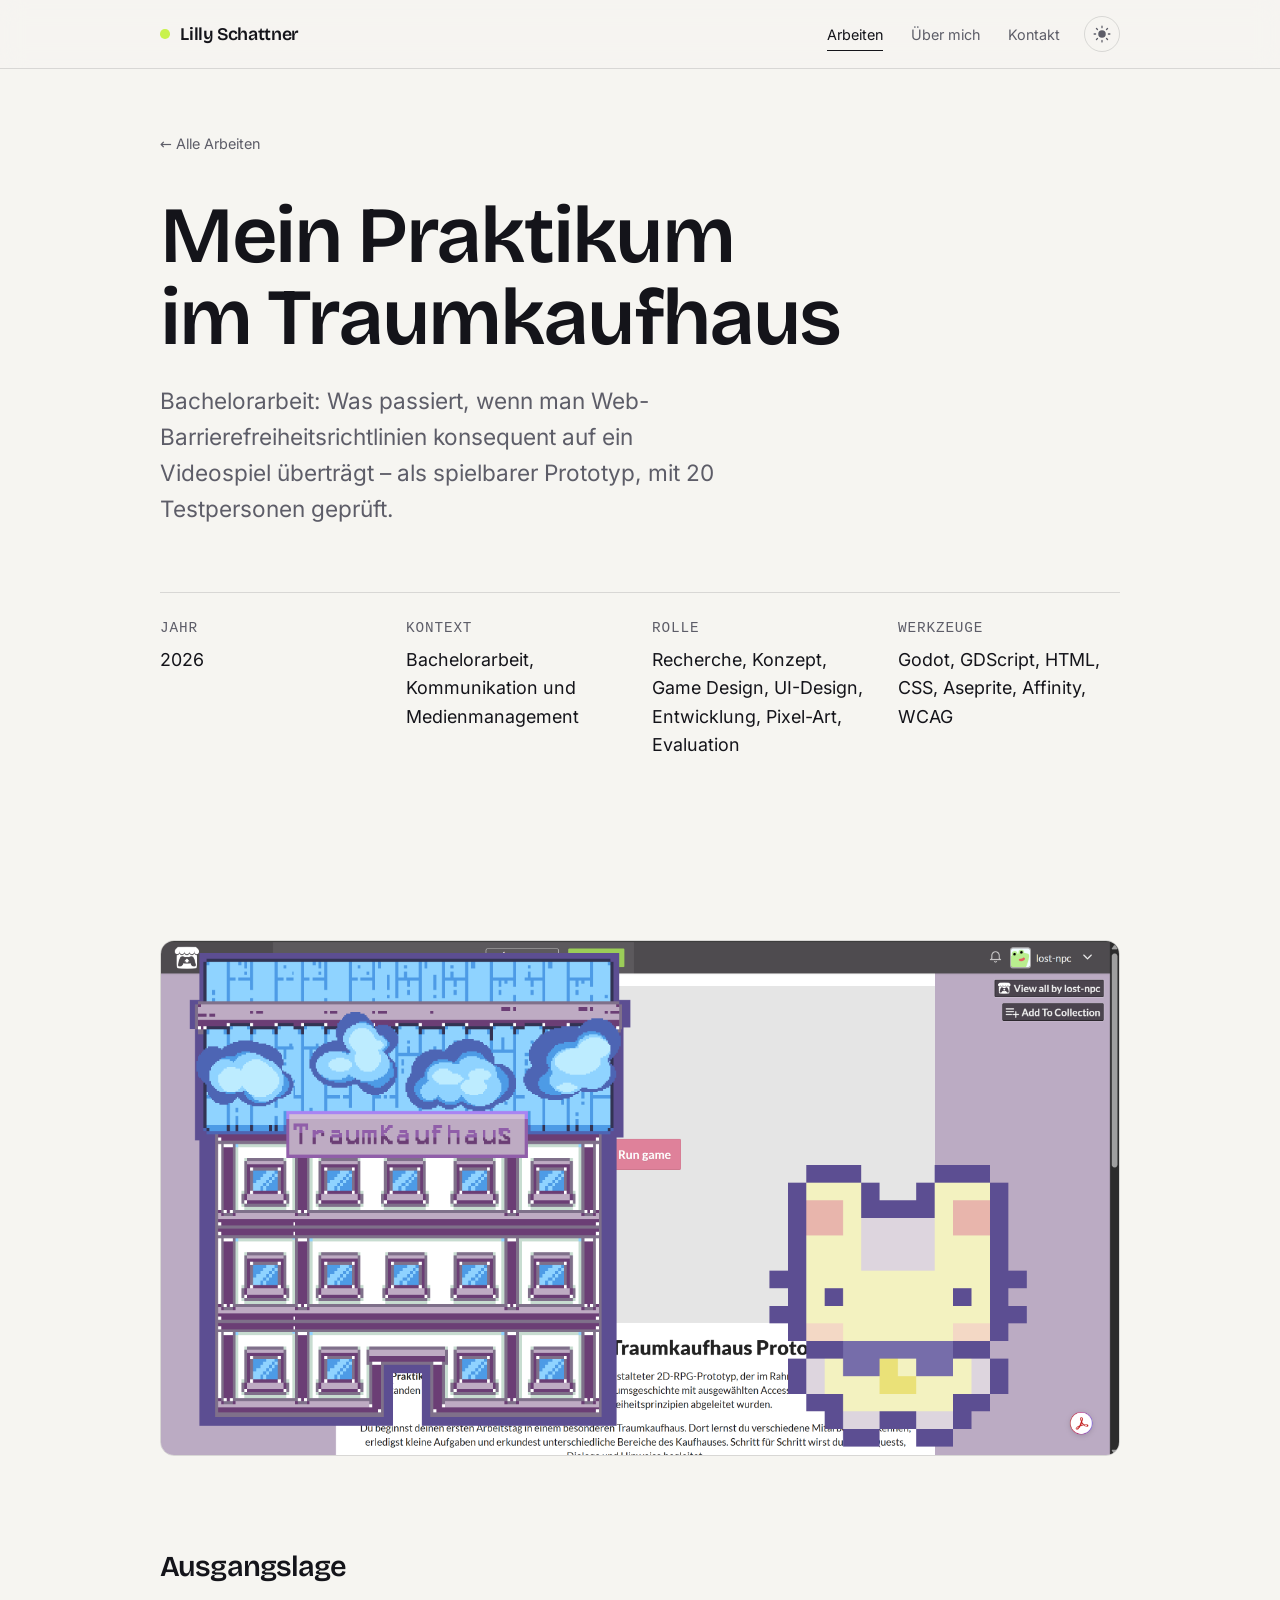
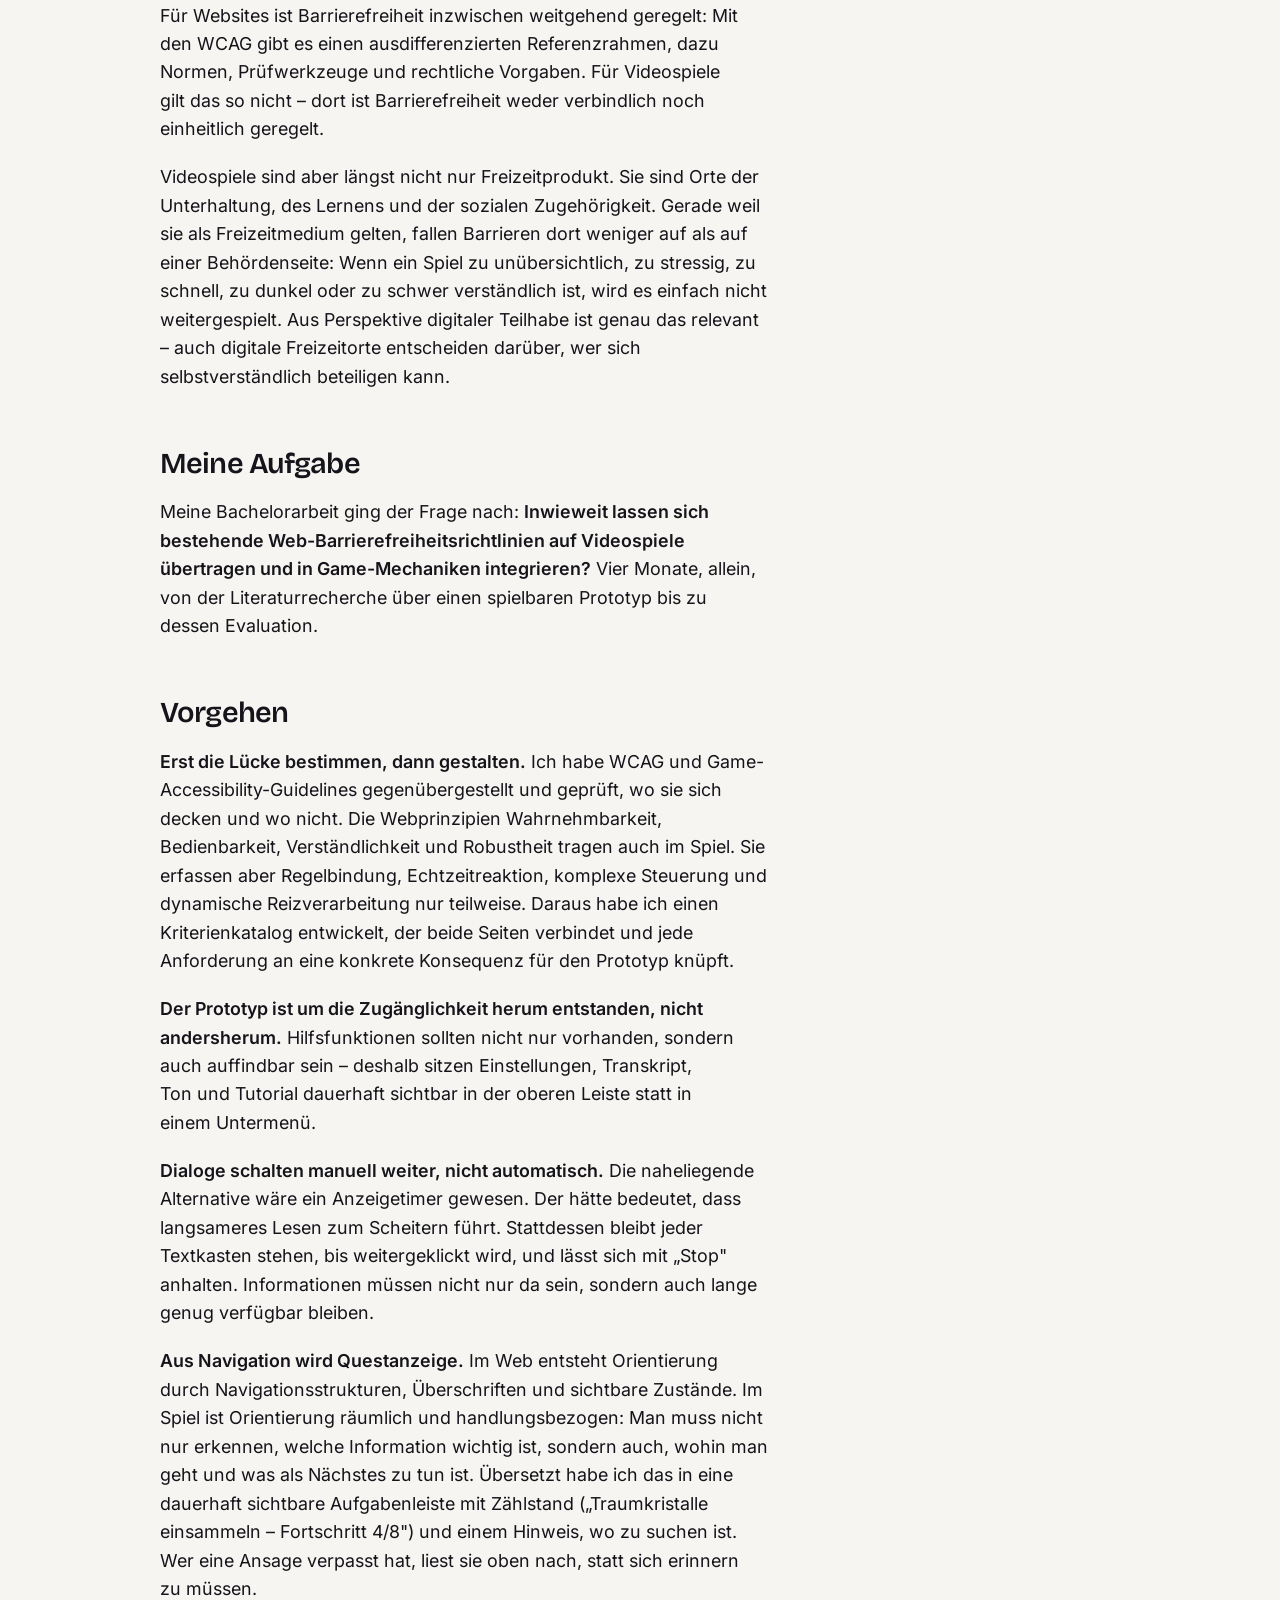
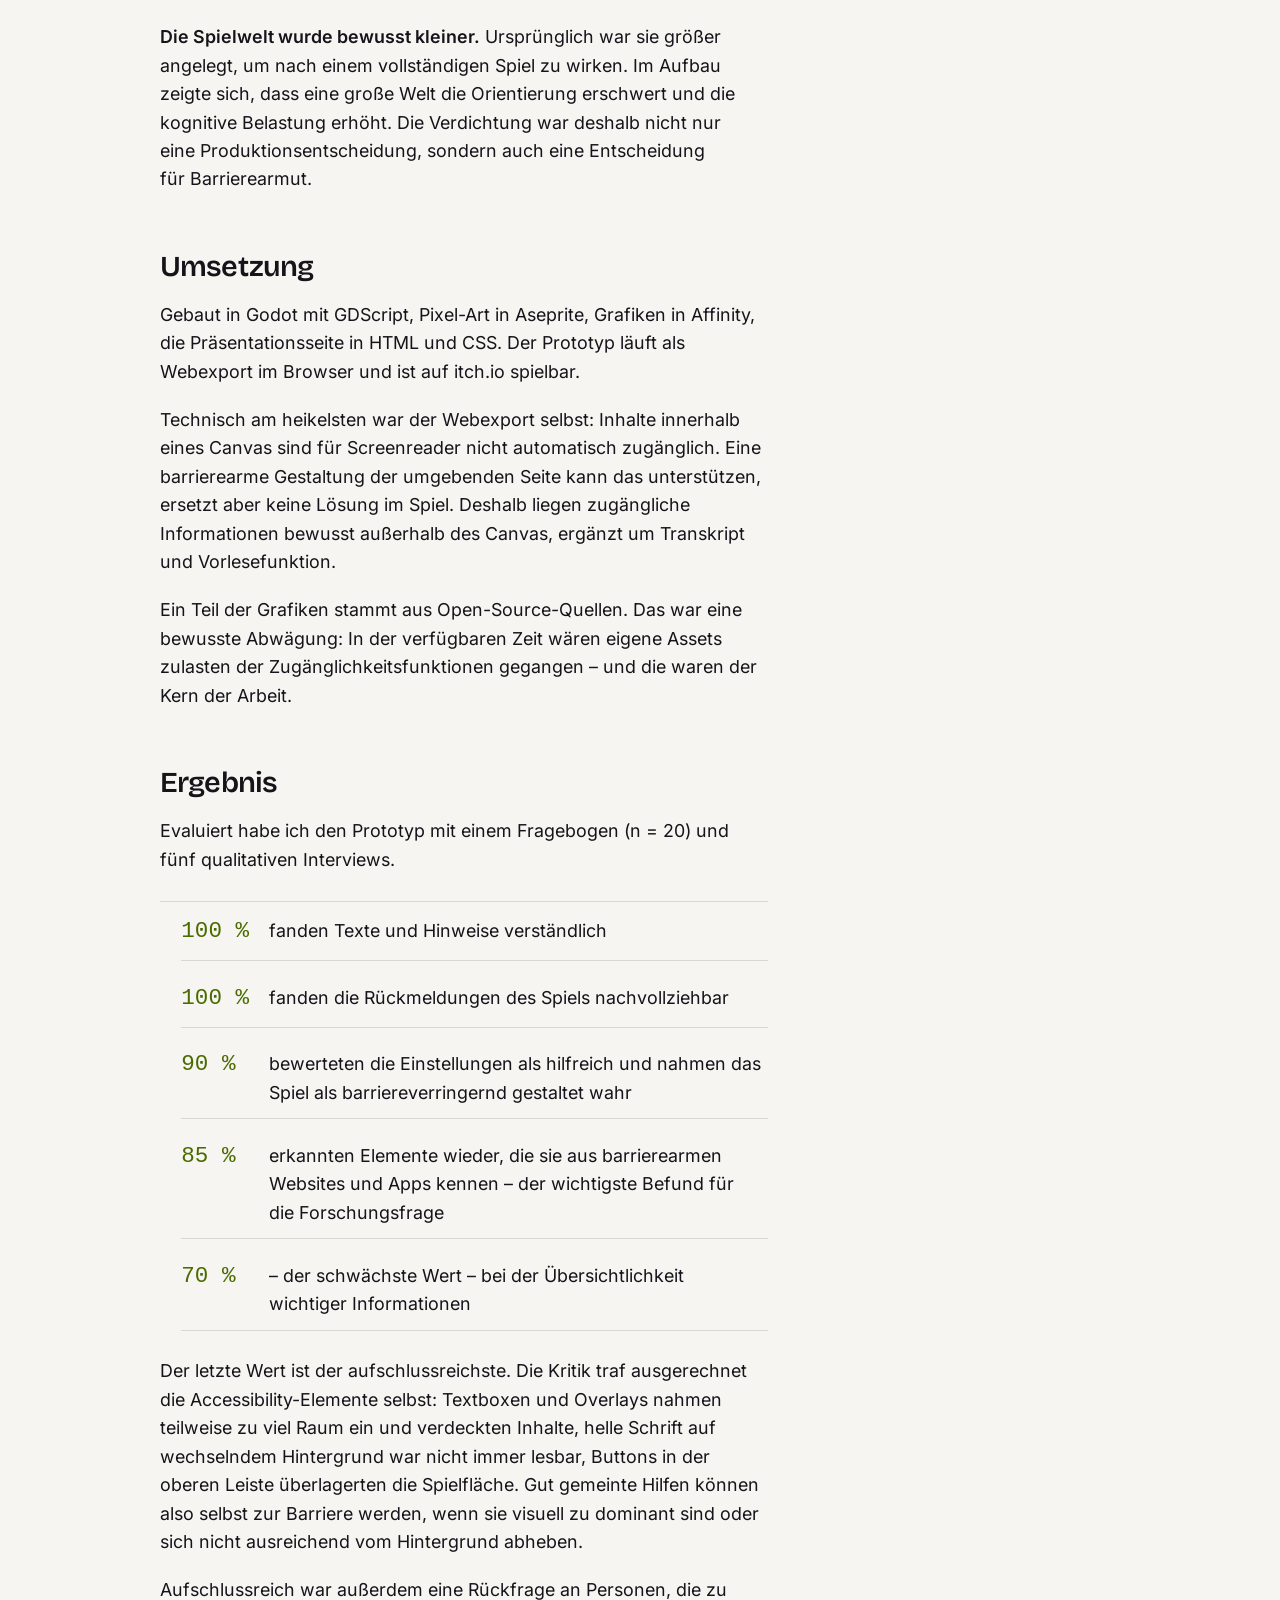
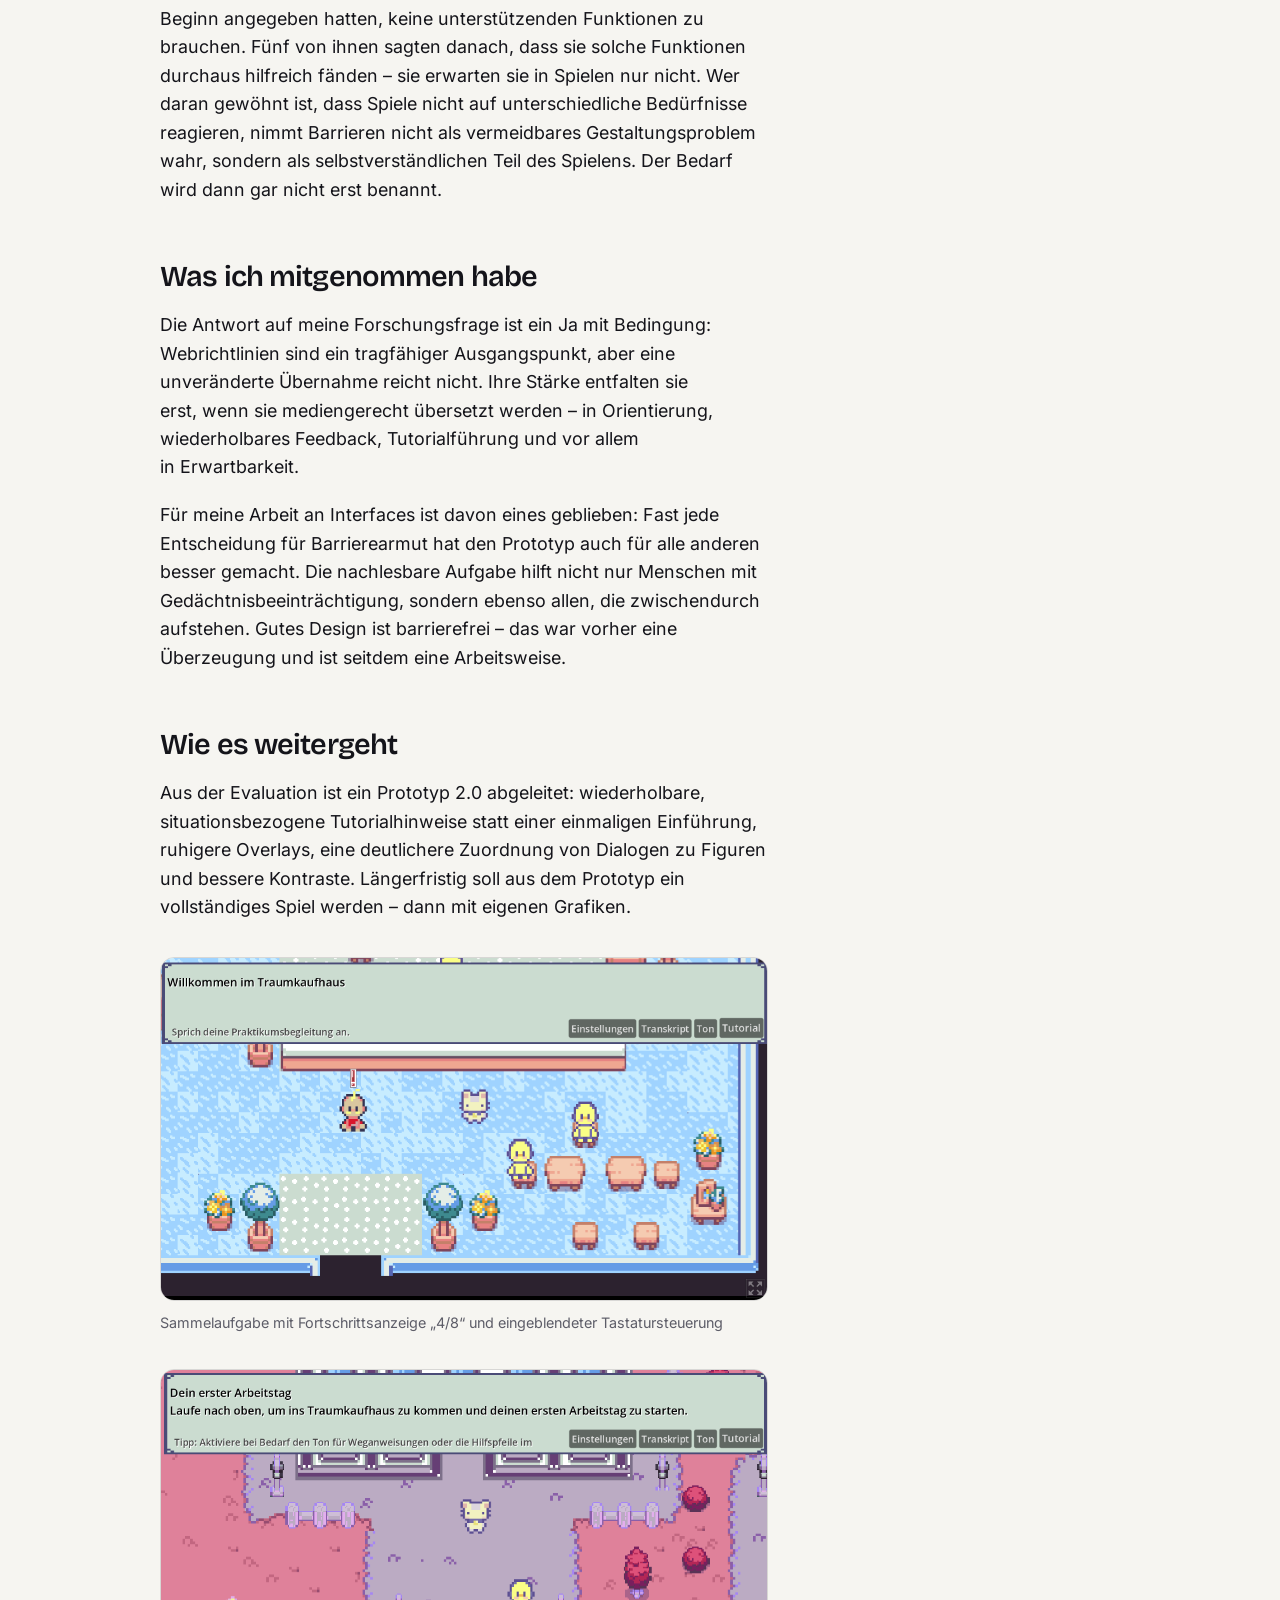
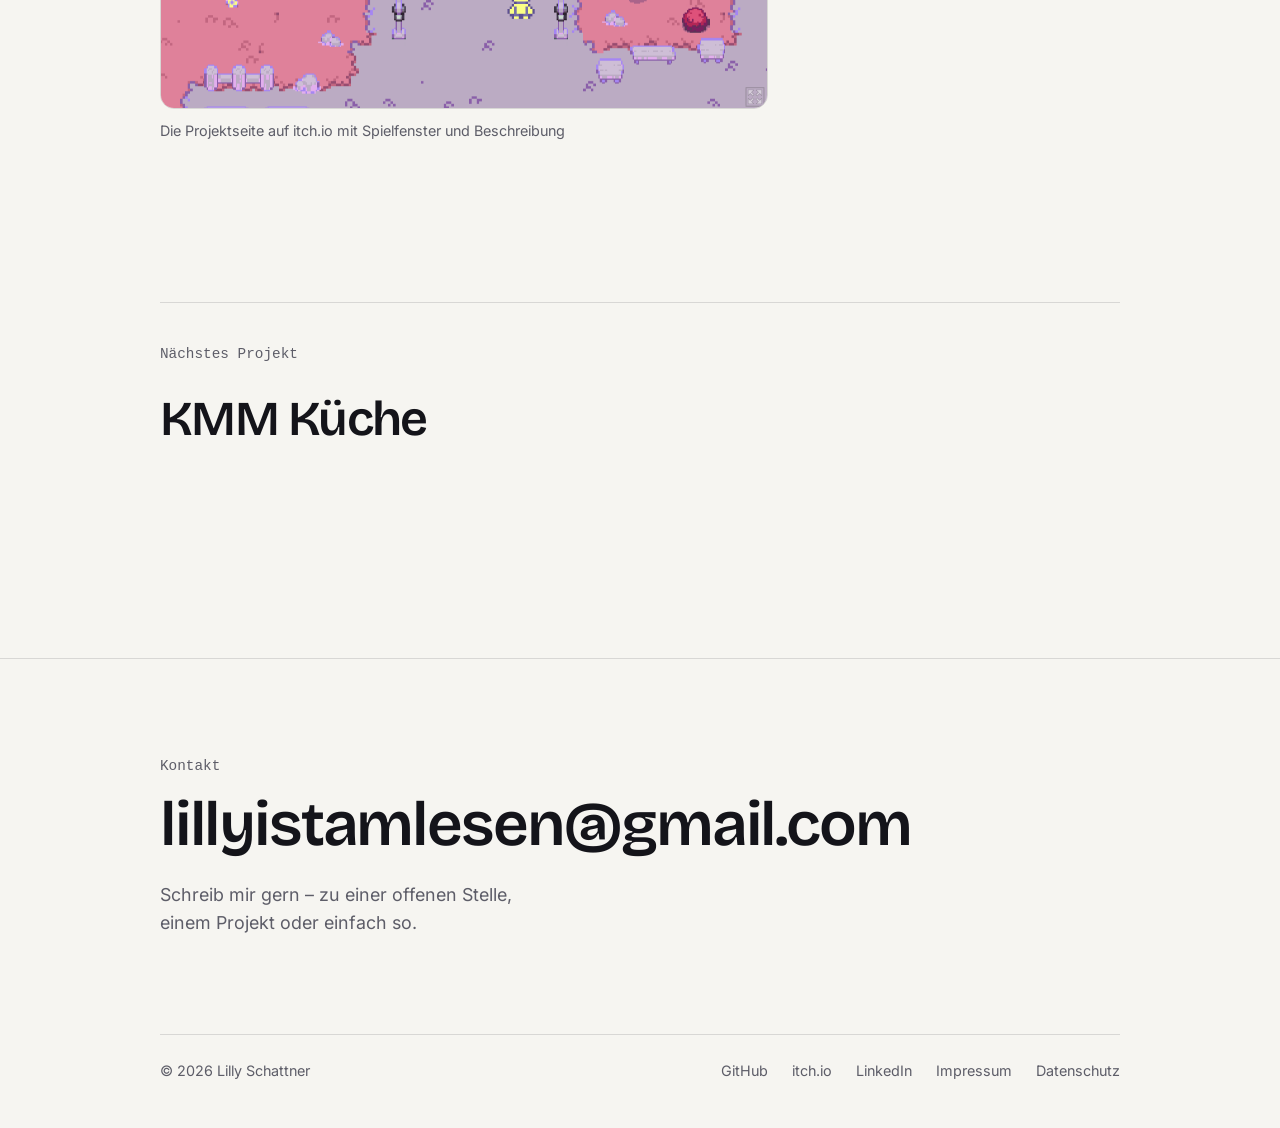
<file: projekte/traumkaufhaus.html>
<!doctype html>
<html lang="de">
  <head>
    <meta charset="utf-8">
    <meta name="viewport" content="width=device-width, initial-scale=1">
    <title>Mein Praktikum im Traumkaufhaus – Lilly Schattner</title>
    <meta name="description" content="Bachelorarbeit: Was passiert, wenn man Web-Barrierefreiheitsrichtlinien konsequent auf ein Videospiel überträgt – als spielbarer Prototyp, mit 20 Testpersonen geprüft.">

    <link rel="icon" href="../favicon.svg" type="image/svg+xml">
    <meta name="theme-color" content="#f6f5f1" media="(prefers-color-scheme: light)">
    <meta name="theme-color" content="#0b0b0e" media="(prefers-color-scheme: dark)">

    <!-- Vorschau in Slack, WhatsApp, LinkedIn ... -->
    <meta property="og:type" content="website">
    <meta property="og:locale" content="de_DE">
    <meta property="og:site_name" content="Lilly Schattner">
    <meta property="og:title" content="Mein Praktikum im Traumkaufhaus – Lilly Schattner">
    <meta property="og:description" content="Bachelorarbeit: Was passiert, wenn man Web-Barrierefreiheitsrichtlinien konsequent auf ein Videospiel überträgt – als spielbarer Prototyp, mit 20 Testpersonen geprüft.">
    <meta property="og:image" content="https://deine-domain.de/bilder/og-default.png">
    <meta name="twitter:card" content="summary_large_image">

    <link rel="stylesheet" href="../css/style.css">

    <!--
      Farbschema VOR dem ersten Zeichnen setzen, sonst blitzt kurz das
      falsche auf. Deshalb hier inline und nicht in script.js.
    -->
    <script>
      (function () {
        try {
          var g = localStorage.getItem('theme');
          var s = window.matchMedia('(prefers-color-scheme: dark)').matches
            ? 'dark' : 'light';
          document.documentElement.dataset.theme = g || s;
        } catch (e) {
          document.documentElement.dataset.theme = 'light';
        }
      })();
    </script>
  </head>

  <body>
    <a class="skip-link" href="#inhalt">Zum Inhalt springen</a>

    <header class="site-header">
      <div class="wrap site-header__inner">
        <a href="../index.html" class="marke" aria-label="Lilly Schattner – zur Startseite">
          <span class="marke__punkt" aria-hidden="true"></span>
          <span class="marke__name">Lilly Schattner</span>
        </a>

        <nav aria-label="Hauptnavigation">
          <ul>
          <li><a href="../projekte/index.html" aria-current="page">Arbeiten</a></li>
          <li><a href="../ueber-mich.html">Über mich</a></li>
          <li><a href="../kontakt.html">Kontakt</a></li>
          </ul>
        </nav>

        <button class="theme-toggle" type="button" aria-label="Farbschema wechseln" aria-pressed="false">
          <svg viewBox="0 0 24 24" width="18" height="18" aria-hidden="true">
            <circle class="sonne" cx="12" cy="12" r="5" fill="currentColor"></circle>
            <path class="mond" d="M20 13.5A8 8 0 0 1 10.5 4a8 8 0 1 0 9.5 9.5Z" fill="currentColor"></path>
            <g class="strahlen" stroke="currentColor" stroke-width="1.7" stroke-linecap="round">
              <path d="M12 1.5v2M12 20.5v2M22.5 12h-2M3.5 12h-2M19.4 4.6l-1.4 1.4M6 18l-1.4 1.4M19.4 19.4 18 18M6 6 4.6 4.6"></path>
            </g>
          </svg>
        </button>
      </div>
    </header>

    <main id="inhalt">
      <article>
        <header class="wrap seitenkopf">
          <p class="zurueck" data-reveal><a href="index.html">← Alle Arbeiten</a></p>
          <h1 data-reveal style="--reveal-delay:60ms">Mein Praktikum im Traumkaufhaus</h1>
          <p class="seitenkopf__kurz" data-reveal style="--reveal-delay:120ms">Bachelorarbeit: Was passiert, wenn man Web-Barrierefreiheitsrichtlinien konsequent auf ein Videospiel überträgt – als spielbarer Prototyp, mit 20 Testpersonen geprüft.</p>

          <dl class="fakten" data-reveal style="--reveal-delay:180ms">
            <div><dt>Jahr</dt><dd>2026</dd></div>
            <div><dt>Kontext</dt><dd>Bachelorarbeit, Kommunikation und Medienmanagement</dd></div>
            <div><dt>Rolle</dt><dd>Recherche, Konzept, Game Design, UI-Design, Entwicklung, Pixel-Art, Evaluation</dd></div>
            <div><dt>Werkzeuge</dt><dd>Godot, GDScript, HTML, CSS, Aseprite, Affinity, WCAG</dd></div>
          </dl>
          <p class="kopf__links" data-reveal><a class="btn" href="https://lost-npc.itch.io/traumkaufhauspraktikum-prototyp" target="_blank" rel="noopener">Live ansehen <span class="btn__pfeil" aria-hidden="true">↗</span></a></p>
        </header>

        <figure class="wrap grossbild" data-reveal>
          <img src="../bilder/projekte/traumkaufhaus.png" alt="Spielszene im Pixel-Stil: oben die dauerhaft sichtbare Questanzeige mit Fortschritt, unten ein Dialogkasten mit Sprecherangabe"
               width="1600" height="1200" loading="eager" decoding="async">
        </figure>

        <div class="wrap">
          <div class="prose" data-reveal>
<h2>Ausgangslage</h2>
<p>Für Websites ist Barrierefreiheit inzwischen weitgehend geregelt: Mit den WCAG
gibt es einen ausdifferenzierten Referenzrahmen, dazu Normen, Prüfwerkzeuge und
rechtliche Vorgaben. Für Videospiele gilt das so nicht – dort ist
Barrierefreiheit weder verbindlich noch einheitlich geregelt.</p>
<p>Videospiele sind aber längst nicht nur Freizeitprodukt. Sie sind Orte der
Unterhaltung, des Lernens und der sozialen Zugehörigkeit. Gerade weil sie als
Freizeitmedium gelten, fallen Barrieren dort weniger auf als auf einer
Behördenseite: Wenn ein Spiel zu unübersichtlich, zu stressig, zu schnell, zu
dunkel oder zu schwer verständlich ist, wird es einfach nicht weitergespielt.
Aus Perspektive digitaler Teilhabe ist genau das relevant – auch digitale
Freizeitorte entscheiden darüber, wer sich selbstverständlich beteiligen kann.</p>
<h2>Meine Aufgabe</h2>
<p>Meine Bachelorarbeit ging der Frage nach: <strong>Inwieweit lassen sich bestehende
Web-Barrierefreiheitsrichtlinien auf Videospiele übertragen und in
Game-Mechaniken integrieren?</strong> Vier Monate, allein, von der Literaturrecherche
über einen spielbaren Prototyp bis zu dessen Evaluation.</p>
<h2>Vorgehen</h2>
<p><strong>Erst die Lücke bestimmen, dann gestalten.</strong> Ich habe WCAG und
Game-Accessibility-Guidelines gegenübergestellt und geprüft, wo sie sich decken
und wo nicht. Die Webprinzipien Wahrnehmbarkeit, Bedienbarkeit, Verständlichkeit
und Robustheit tragen auch im Spiel. Sie erfassen aber Regelbindung,
Echtzeitreaktion, komplexe Steuerung und dynamische Reizverarbeitung nur
teilweise. Daraus habe ich einen Kriterienkatalog entwickelt, der beide Seiten
verbindet und jede Anforderung an eine konkrete Konsequenz für den Prototyp
knüpft.</p>
<p><strong>Der Prototyp ist um die Zugänglichkeit herum entstanden, nicht andersherum.</strong>
Hilfsfunktionen sollten nicht nur vorhanden, sondern auch auffindbar sein –
deshalb sitzen Einstellungen, Transkript, Ton und Tutorial dauerhaft sichtbar in
der oberen Leiste statt in einem Untermenü.</p>
<p><strong>Dialoge schalten manuell weiter, nicht automatisch.</strong> Die naheliegende
Alternative wäre ein Anzeigetimer gewesen. Der hätte bedeutet, dass langsameres
Lesen zum Scheitern führt. Stattdessen bleibt jeder Textkasten stehen, bis
weitergeklickt wird, und lässt sich mit „Stop" anhalten. Informationen müssen
nicht nur da sein, sondern auch lange genug verfügbar bleiben.</p>
<p><strong>Aus Navigation wird Questanzeige.</strong> Im Web entsteht Orientierung durch
Navigationsstrukturen, Überschriften und sichtbare Zustände. Im Spiel ist
Orientierung räumlich und handlungsbezogen: Man muss nicht nur erkennen, welche
Information wichtig ist, sondern auch, wohin man geht und was als Nächstes zu tun
ist. Übersetzt habe ich das in eine dauerhaft sichtbare Aufgabenleiste mit
Zählstand („Traumkristalle einsammeln – Fortschritt 4/8") und einem Hinweis, wo
zu suchen ist. Wer eine Ansage verpasst hat, liest sie oben nach, statt sich
erinnern zu müssen.</p>
<p><strong>Die Spielwelt wurde bewusst kleiner.</strong> Ursprünglich war sie größer angelegt,
um nach einem vollständigen Spiel zu wirken. Im Aufbau zeigte sich, dass eine
große Welt die Orientierung erschwert und die kognitive Belastung erhöht. Die
Verdichtung war deshalb nicht nur eine Produktionsentscheidung, sondern auch
eine Entscheidung für Barrierearmut.</p>
<h2>Umsetzung</h2>
<p>Gebaut in Godot mit GDScript, Pixel-Art in Aseprite, Grafiken in Affinity, die
Präsentationsseite in HTML und CSS. Der Prototyp läuft als Webexport im Browser
und ist auf itch.io spielbar.</p>
<p>Technisch am heikelsten war der Webexport selbst: Inhalte innerhalb eines Canvas
sind für Screenreader nicht automatisch zugänglich. Eine barrierearme Gestaltung
der umgebenden Seite kann das unterstützen, ersetzt aber keine Lösung im Spiel.
Deshalb liegen zugängliche Informationen bewusst außerhalb des Canvas, ergänzt
um Transkript und Vorlesefunktion.</p>
<p>Ein Teil der Grafiken stammt aus Open-Source-Quellen. Das war eine bewusste
Abwägung: In der verfügbaren Zeit wären eigene Assets zulasten der
Zugänglichkeitsfunktionen gegangen – und die waren der Kern der Arbeit.</p>
<h2>Ergebnis</h2>
<p>Evaluiert habe ich den Prototyp mit einem Fragebogen (n = 20) und fünf
qualitativen Interviews.</p>
<ul class="zahlen">
<li><b>100 %</b><span>fanden Texte und Hinweise verständlich</span></li>
<li><b>100 %</b><span>fanden die Rückmeldungen des Spiels nachvollziehbar</span></li>
<li><b>90 %</b><span>bewerteten die Einstellungen als hilfreich und nahmen das Spiel als
  barriereverringernd gestaltet wahr</span></li>
<li><b>85 %</b><span>erkannten Elemente wieder, die sie aus barrierearmen Websites und
  Apps kennen – der wichtigste Befund für die Forschungsfrage</span></li>
<li><b>70 %</b><span>– der schwächste Wert – bei der Übersichtlichkeit wichtiger
  Informationen</span></li>
</ul>
<p>Der letzte Wert ist der aufschlussreichste. Die Kritik traf ausgerechnet die
Accessibility-Elemente selbst: Textboxen und Overlays nahmen teilweise zu viel
Raum ein und verdeckten Inhalte, helle Schrift auf wechselndem Hintergrund war
nicht immer lesbar, Buttons in der oberen Leiste überlagerten die Spielfläche.
Gut gemeinte Hilfen können also selbst zur Barriere werden, wenn sie visuell zu
dominant sind oder sich nicht ausreichend vom Hintergrund abheben.</p>
<p>Aufschlussreich war außerdem eine Rückfrage an Personen, die zu Beginn angegeben
hatten, keine unterstützenden Funktionen zu brauchen. Fünf von ihnen sagten
danach, dass sie solche Funktionen durchaus hilfreich fänden – sie erwarten sie
in Spielen nur nicht. Wer daran gewöhnt ist, dass Spiele nicht auf
unterschiedliche Bedürfnisse reagieren, nimmt Barrieren nicht als vermeidbares
Gestaltungsproblem wahr, sondern als selbstverständlichen Teil des Spielens. Der
Bedarf wird dann gar nicht erst benannt.</p>
<h2>Was ich mitgenommen habe</h2>
<p>Die Antwort auf meine Forschungsfrage ist ein Ja mit Bedingung: Webrichtlinien
sind ein tragfähiger Ausgangspunkt, aber eine unveränderte Übernahme reicht
nicht. Ihre Stärke entfalten sie erst, wenn sie mediengerecht übersetzt werden –
in Orientierung, wiederholbares Feedback, Tutorialführung und vor allem in
Erwartbarkeit.</p>
<p>Für meine Arbeit an Interfaces ist davon eines geblieben: Fast jede
Entscheidung für Barrierearmut hat den Prototyp auch für alle anderen besser
gemacht. Die nachlesbare Aufgabe hilft nicht nur Menschen mit
Gedächtnisbeeinträchtigung, sondern ebenso allen, die zwischendurch aufstehen.
Gutes Design ist barrierefrei – das war vorher eine Überzeugung und ist seitdem
eine Arbeitsweise.</p>
<h2>Wie es weitergeht</h2>
<p>Aus der Evaluation ist ein Prototyp 2.0 abgeleitet: wiederholbare,
situationsbezogene Tutorialhinweise statt einer einmaligen Einführung, ruhigere
Overlays, eine deutlichere Zuordnung von Dialogen zu Figuren und bessere
Kontraste. Längerfristig soll aus dem Prototyp ein vollständiges Spiel werden –
dann mit eigenen Grafiken.</p>

        <figure>
          <img src="../bilder/projekte/traumkaufhaus-2.png" alt="Sammelaufgabe mit Fortschrittsanzeige „4/8“ und eingeblendeter Tastatursteuerung"
               width="1600" height="1200" loading="lazy" decoding="async">
          <figcaption>Sammelaufgabe mit Fortschrittsanzeige „4/8“ und eingeblendeter Tastatursteuerung</figcaption>
        </figure>
        <figure>
          <img src="../bilder/projekte/traumkaufhaus-3.png" alt="Die Projektseite auf itch.io mit Spielfenster und Beschreibung"
               width="1600" height="1200" loading="lazy" decoding="async">
          <figcaption>Die Projektseite auf itch.io mit Spielfenster und Beschreibung</figcaption>
        </figure>
          </div>
        </div>
      </article>

      <nav class="wrap weiter" aria-label="Weiteres Projekt">
        <a href="kmm-kueche.html">
          <span>Nächstes Projekt</span>
          <strong>KMM Küche</strong>
        </a>
      </nav>
    </main>

    <footer class="site-footer">
      <div class="wrap">
        <div class="cta" data-reveal>
          <p class="cta__label">Kontakt</p>
          <a class="cta__mail" href="mailto:lillyistamlesen@gmail.com">lillyistamlesen@gmail.com</a>
          <p class="cta__text">
            Schreib mir gern – zu einer offenen Stelle, einem Projekt oder einfach so.
          </p>
        </div>

        <div class="unten">
          <p>© 2026 Lilly Schattner</p>
          <nav aria-label="Rechtliches und Profile">
            <ul>
            <li><a href="https://github.com/lost-npc" rel="me noopener" target="_blank">GitHub<span class="sr-only"> (öffnet in neuem Tab)</span></a></li>
            <li><a href="https://lost-npc.itch.io" rel="me noopener" target="_blank">itch.io<span class="sr-only"> (öffnet in neuem Tab)</span></a></li>
            <li><a href="https://de.linkedin.com/in/lilly-schattner-aa8631340" rel="me noopener" target="_blank">LinkedIn<span class="sr-only"> (öffnet in neuem Tab)</span></a></li>
              <li><a href="../impressum.html">Impressum</a></li>
              <li><a href="../datenschutz.html">Datenschutz</a></li>
            </ul>
          </nav>
        </div>
      </div>
    </footer>

    <script src="../js/script.js"></script>
  </body>
</html>
</file>
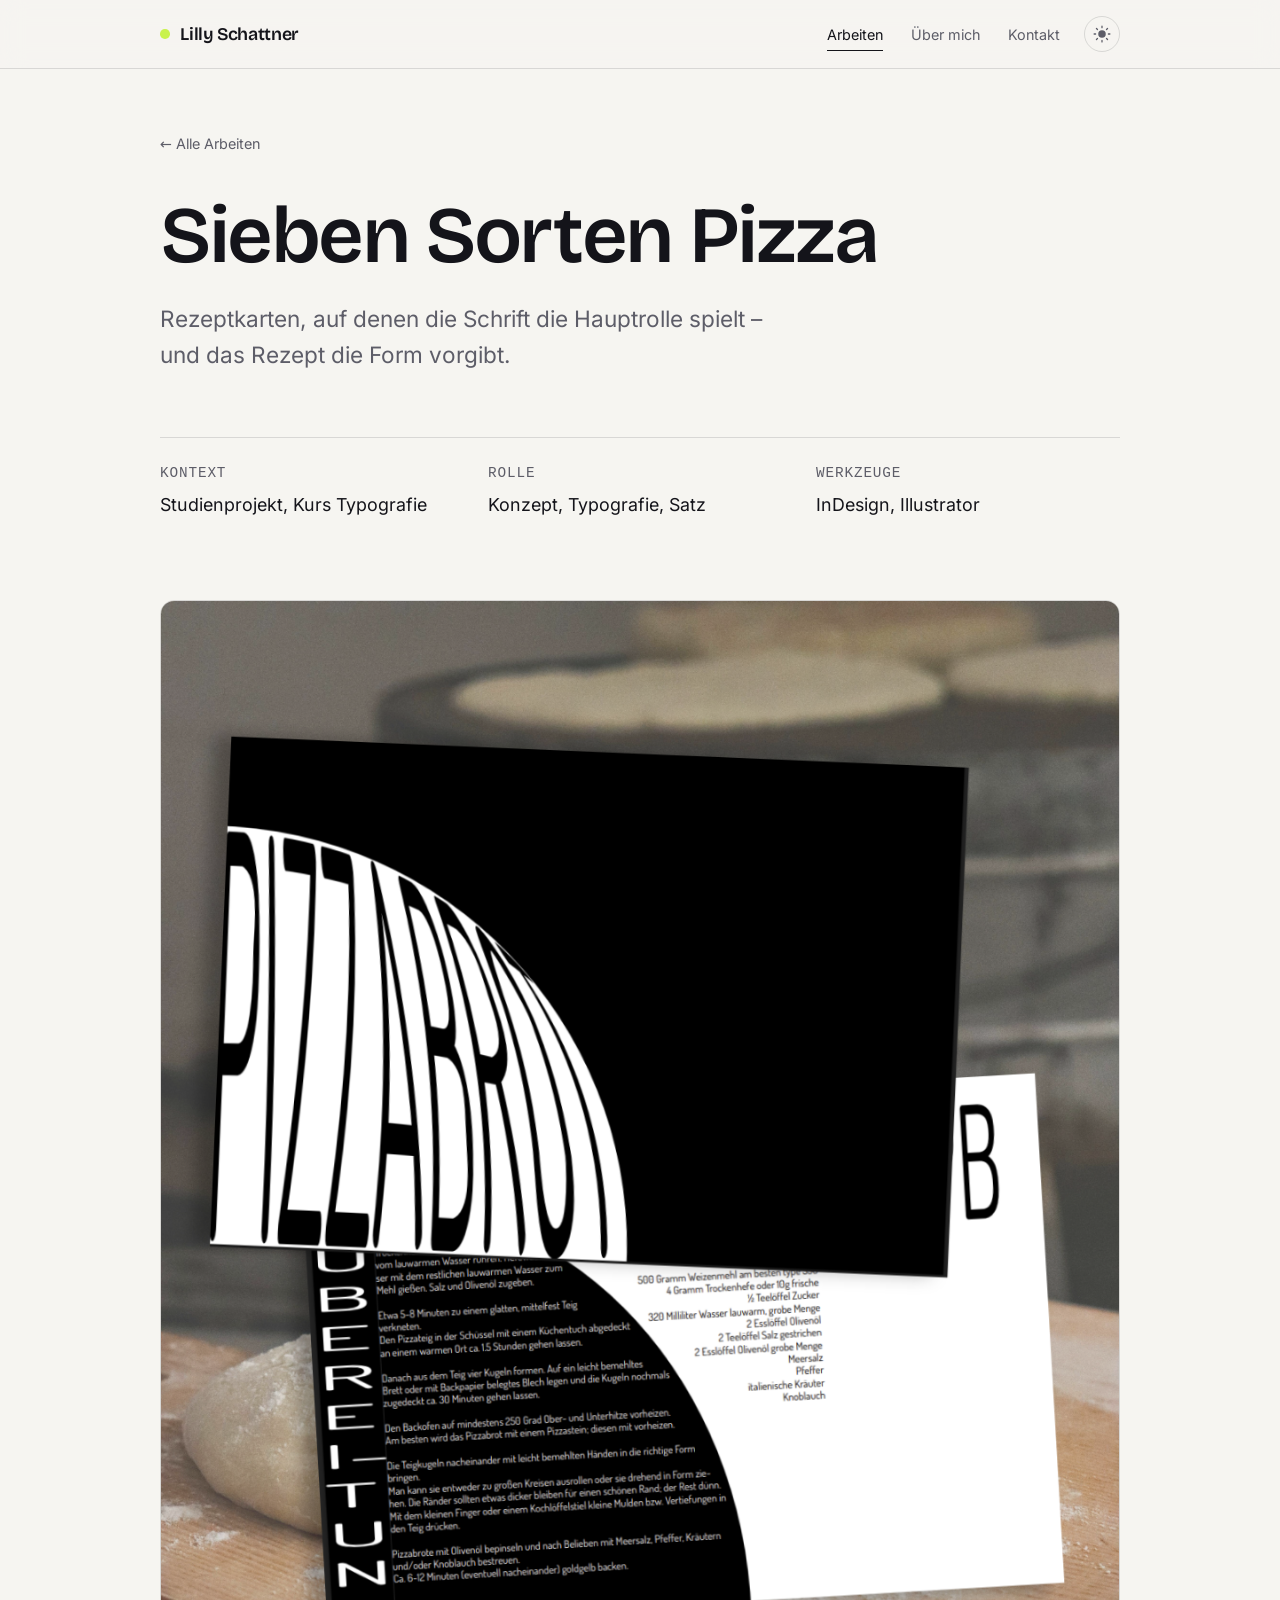
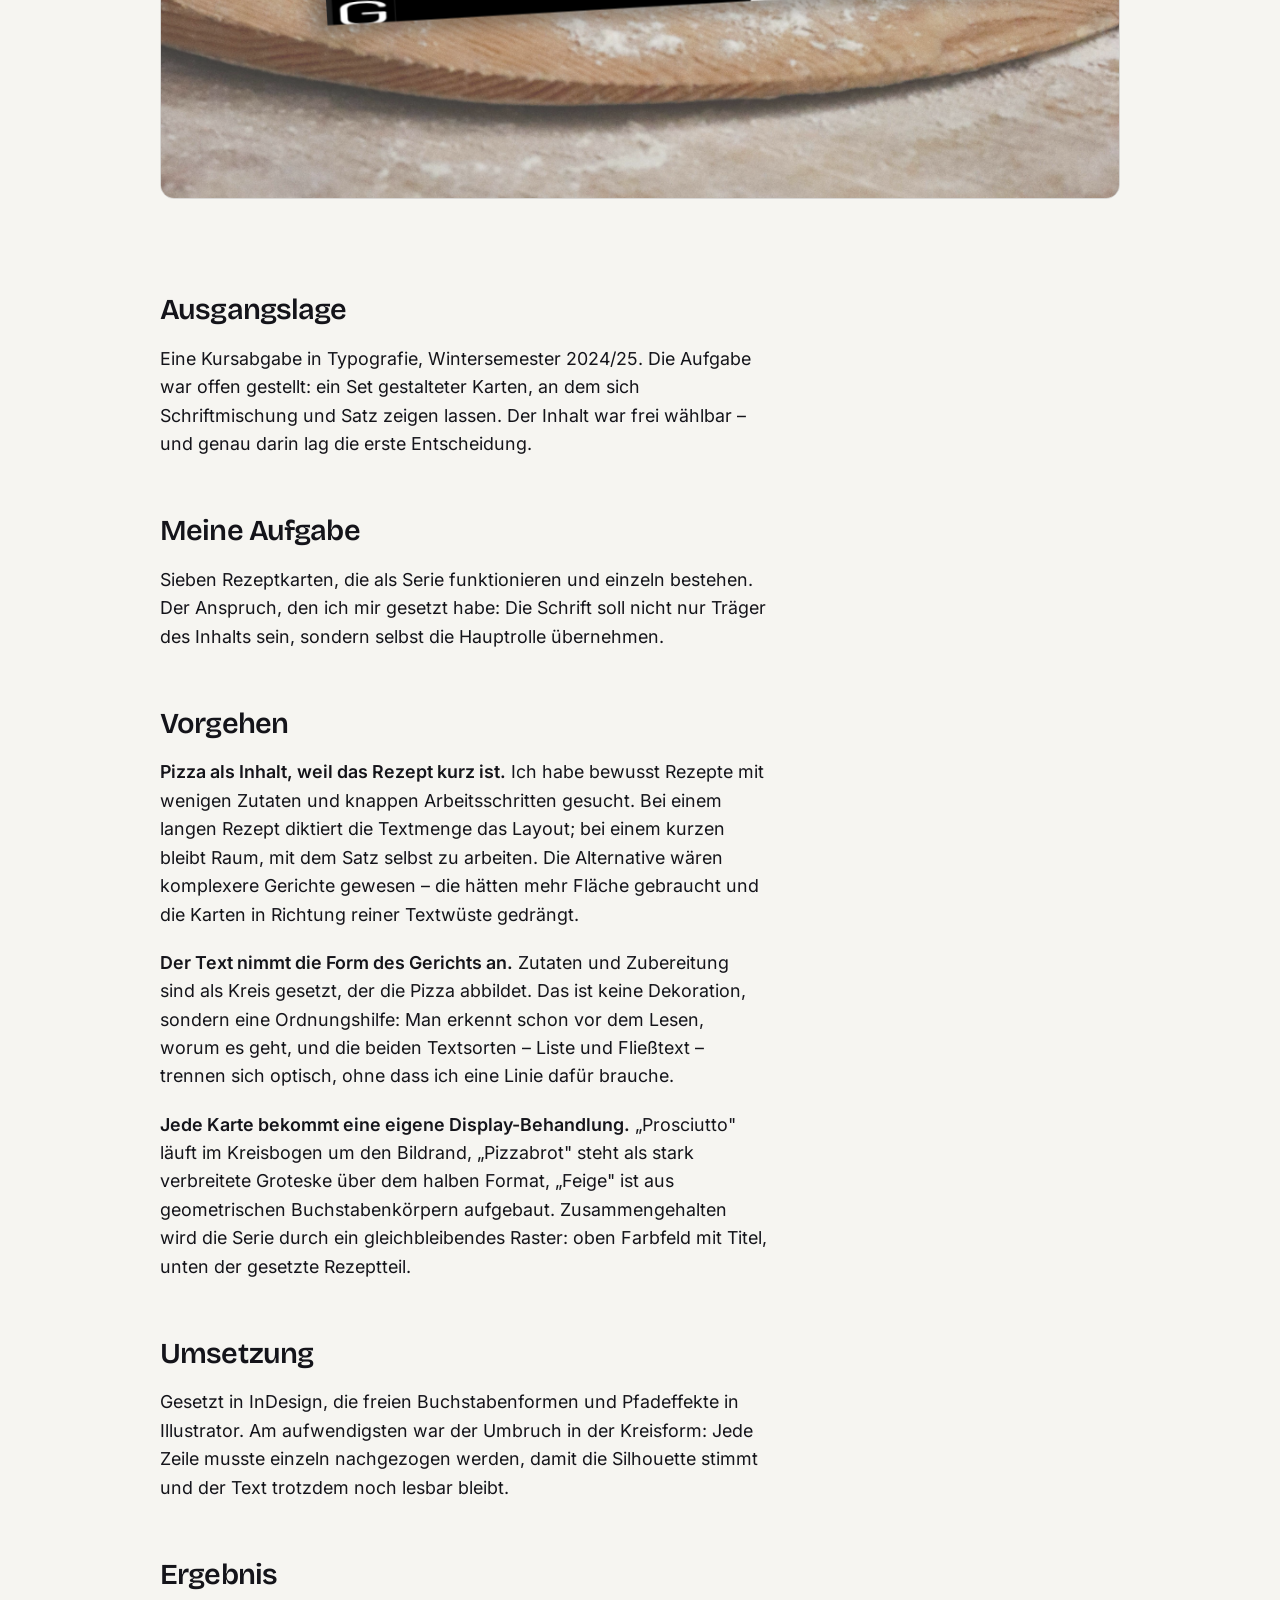
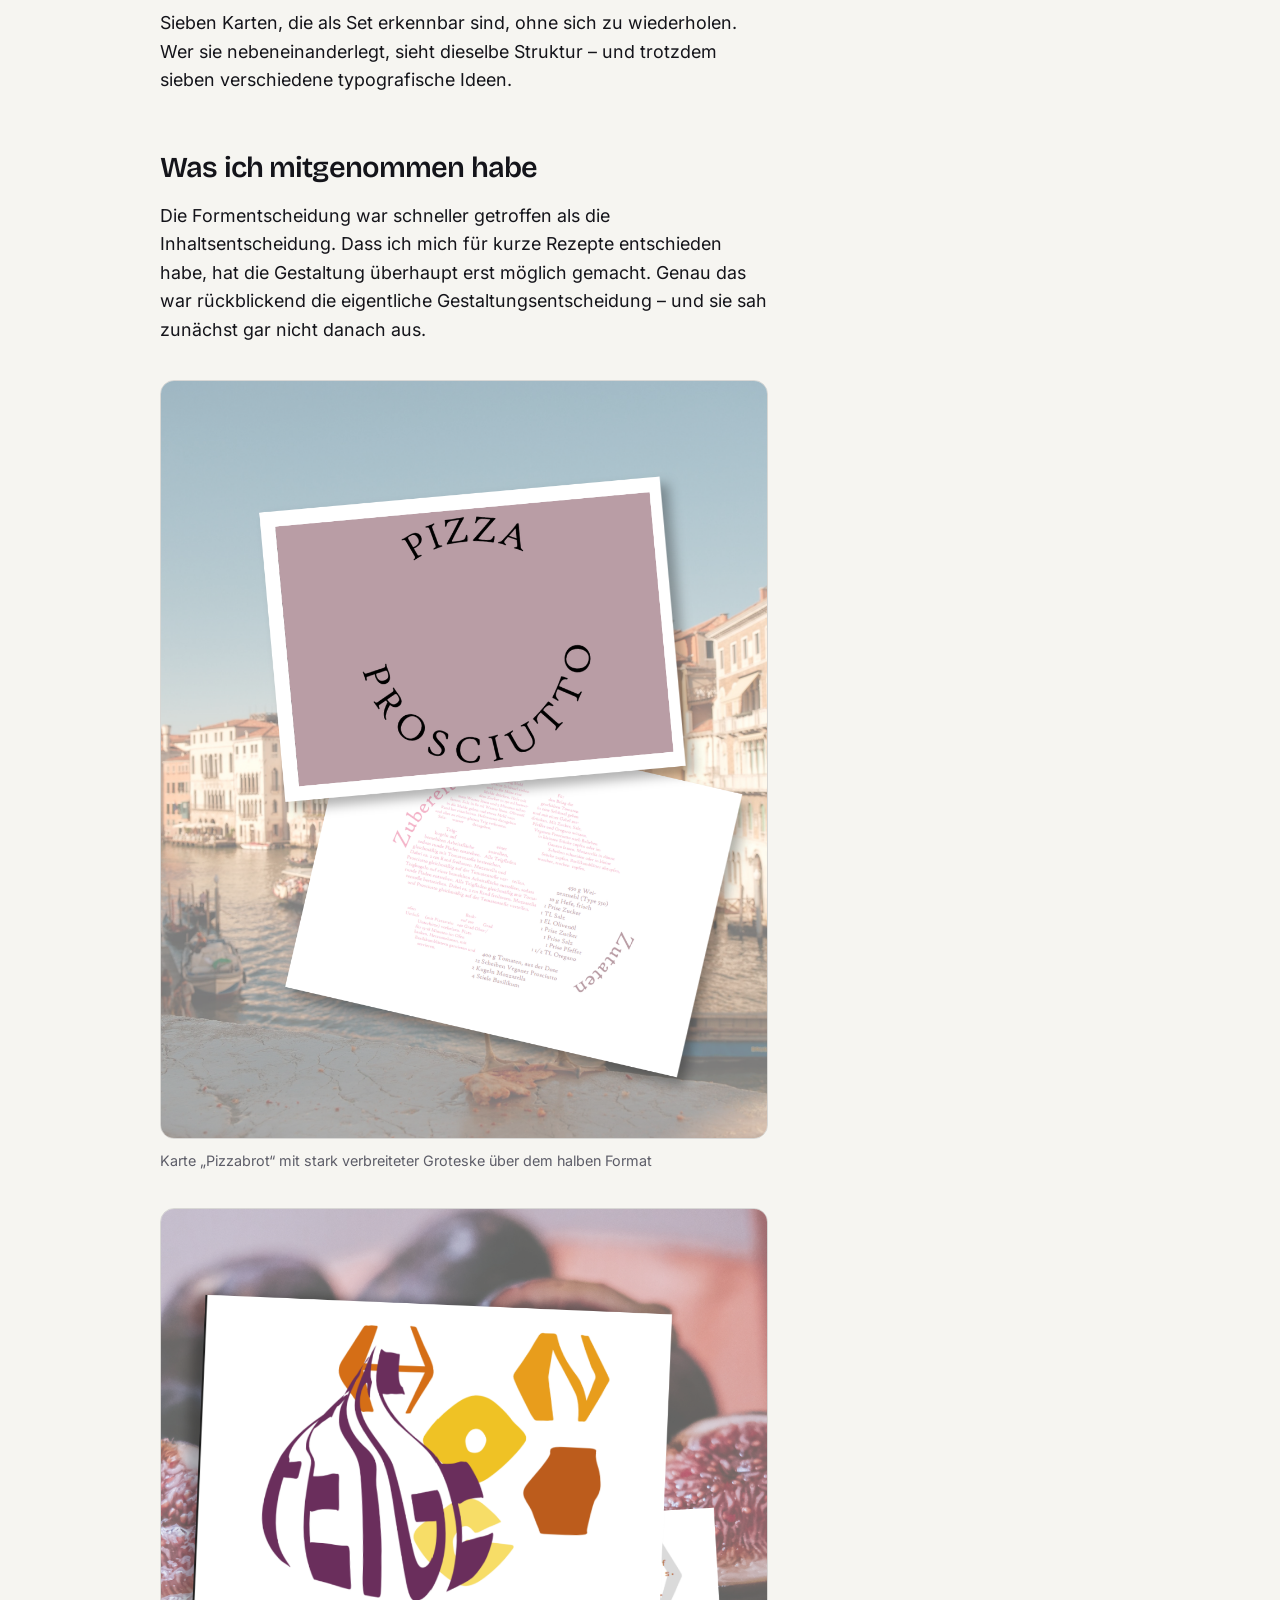
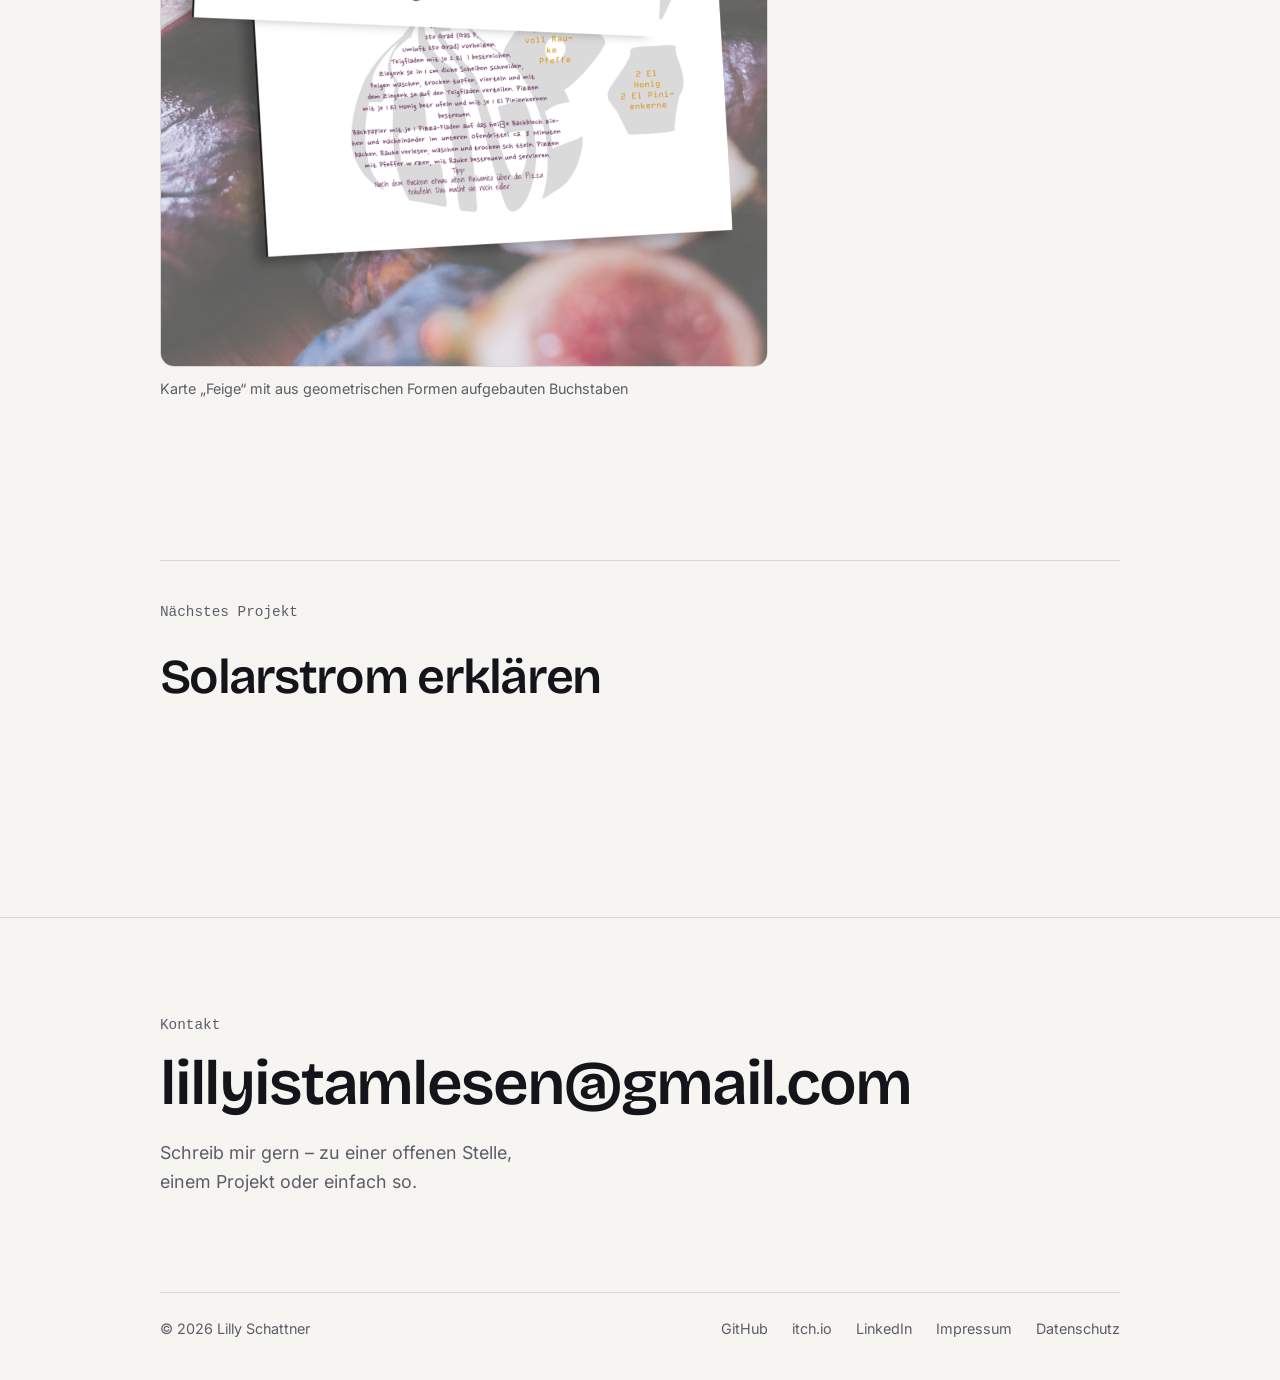
<file: projekte/typografie-pizza.html>
<!doctype html>
<html lang="de">
  <head>
    <meta charset="utf-8">
    <meta name="viewport" content="width=device-width, initial-scale=1">
    <title>Sieben Sorten Pizza – Lilly Schattner</title>
    <meta name="description" content="Rezeptkarten, auf denen die Schrift die Hauptrolle spielt – und das Rezept die Form vorgibt.">

    <link rel="icon" href="../favicon.svg" type="image/svg+xml">
    <meta name="theme-color" content="#f6f5f1" media="(prefers-color-scheme: light)">
    <meta name="theme-color" content="#0b0b0e" media="(prefers-color-scheme: dark)">

    <!-- Vorschau in Slack, WhatsApp, LinkedIn ... -->
    <meta property="og:type" content="website">
    <meta property="og:locale" content="de_DE">
    <meta property="og:site_name" content="Lilly Schattner">
    <meta property="og:title" content="Sieben Sorten Pizza – Lilly Schattner">
    <meta property="og:description" content="Rezeptkarten, auf denen die Schrift die Hauptrolle spielt – und das Rezept die Form vorgibt.">
    <meta property="og:image" content="https://deine-domain.de/bilder/og-default.png">
    <meta name="twitter:card" content="summary_large_image">

    <link rel="stylesheet" href="../css/style.css">

    <!--
      Farbschema VOR dem ersten Zeichnen setzen, sonst blitzt kurz das
      falsche auf. Deshalb hier inline und nicht in script.js.
    -->
    <script>
      (function () {
        try {
          var g = localStorage.getItem('theme');
          var s = window.matchMedia('(prefers-color-scheme: dark)').matches
            ? 'dark' : 'light';
          document.documentElement.dataset.theme = g || s;
        } catch (e) {
          document.documentElement.dataset.theme = 'light';
        }
      })();
    </script>
  </head>

  <body>
    <a class="skip-link" href="#inhalt">Zum Inhalt springen</a>

    <header class="site-header">
      <div class="wrap site-header__inner">
        <a href="../index.html" class="marke" aria-label="Lilly Schattner – zur Startseite">
          <span class="marke__punkt" aria-hidden="true"></span>
          <span class="marke__name">Lilly Schattner</span>
        </a>

        <nav aria-label="Hauptnavigation">
          <ul>
          <li><a href="../projekte/index.html" aria-current="page">Arbeiten</a></li>
          <li><a href="../ueber-mich.html">Über mich</a></li>
          <li><a href="../kontakt.html">Kontakt</a></li>
          </ul>
        </nav>

        <button class="theme-toggle" type="button" aria-label="Farbschema wechseln" aria-pressed="false">
          <svg viewBox="0 0 24 24" width="18" height="18" aria-hidden="true">
            <circle class="sonne" cx="12" cy="12" r="5" fill="currentColor"></circle>
            <path class="mond" d="M20 13.5A8 8 0 0 1 10.5 4a8 8 0 1 0 9.5 9.5Z" fill="currentColor"></path>
            <g class="strahlen" stroke="currentColor" stroke-width="1.7" stroke-linecap="round">
              <path d="M12 1.5v2M12 20.5v2M22.5 12h-2M3.5 12h-2M19.4 4.6l-1.4 1.4M6 18l-1.4 1.4M19.4 19.4 18 18M6 6 4.6 4.6"></path>
            </g>
          </svg>
        </button>
      </div>
    </header>

    <main id="inhalt">
      <article>
        <header class="wrap seitenkopf">
          <p class="zurueck" data-reveal><a href="index.html">← Alle Arbeiten</a></p>
          <h1 data-reveal style="--reveal-delay:60ms">Sieben Sorten Pizza</h1>
          <p class="seitenkopf__kurz" data-reveal style="--reveal-delay:120ms">Rezeptkarten, auf denen die Schrift die Hauptrolle spielt – und das Rezept die Form vorgibt.</p>

          <dl class="fakten" data-reveal style="--reveal-delay:180ms">
            <div><dt>Kontext</dt><dd>Studienprojekt, Kurs Typografie</dd></div>
            <div><dt>Rolle</dt><dd>Konzept, Typografie, Satz</dd></div>
            <div><dt>Werkzeuge</dt><dd>InDesign, Illustrator</dd></div>
          </dl>
        </header>

        <figure class="wrap grossbild" data-reveal>
          <img src="../bilder/projekte/typografie-pizza.png" alt="Rezeptkarte „Pizzabrot“: oben ein Farbfeld mit dem im Kreis gesetzten Titel, unten die Zutaten als Pizzaform gesetzt"
               width="1600" height="1200" loading="eager" decoding="async">
        </figure>

        <div class="wrap">
          <div class="prose" data-reveal>
<h2>Ausgangslage</h2>
<p>Eine Kursabgabe in Typografie, Wintersemester 2024/25. Die Aufgabe war offen
gestellt: ein Set gestalteter Karten, an dem sich Schriftmischung und Satz zeigen
lassen. Der Inhalt war frei wählbar – und genau darin lag die erste Entscheidung.</p>
<h2>Meine Aufgabe</h2>
<p>Sieben Rezeptkarten, die als Serie funktionieren und einzeln bestehen. Der
Anspruch, den ich mir gesetzt habe: Die Schrift soll nicht nur Träger des
Inhalts sein, sondern selbst die Hauptrolle übernehmen.</p>
<h2>Vorgehen</h2>
<p><strong>Pizza als Inhalt, weil das Rezept kurz ist.</strong> Ich habe bewusst Rezepte mit
wenigen Zutaten und knappen Arbeitsschritten gesucht. Bei einem langen Rezept
diktiert die Textmenge das Layout; bei einem kurzen bleibt Raum, mit dem Satz
selbst zu arbeiten. Die Alternative wären komplexere Gerichte gewesen – die
hätten mehr Fläche gebraucht und die Karten in Richtung reiner Textwüste
gedrängt.</p>
<p><strong>Der Text nimmt die Form des Gerichts an.</strong> Zutaten und Zubereitung sind als
Kreis gesetzt, der die Pizza abbildet. Das ist keine Dekoration, sondern eine
Ordnungshilfe: Man erkennt schon vor dem Lesen, worum es geht, und die beiden
Textsorten – Liste und Fließtext – trennen sich optisch, ohne dass ich eine
Linie dafür brauche.</p>
<p><strong>Jede Karte bekommt eine eigene Display-Behandlung.</strong> „Prosciutto" läuft im
Kreisbogen um den Bildrand, „Pizzabrot" steht als stark verbreitete Groteske
über dem halben Format, „Feige" ist aus geometrischen Buchstabenkörpern
aufgebaut. Zusammengehalten wird die Serie durch ein gleichbleibendes Raster:
oben Farbfeld mit Titel, unten der gesetzte Rezeptteil.</p>
<h2>Umsetzung</h2>
<p>Gesetzt in InDesign, die freien Buchstabenformen und Pfadeffekte in Illustrator.
Am aufwendigsten war der Umbruch in der Kreisform: Jede Zeile musste einzeln
nachgezogen werden, damit die Silhouette stimmt und der Text trotzdem noch
lesbar bleibt.</p>
<h2>Ergebnis</h2>
<p>Sieben Karten, die als Set erkennbar sind, ohne sich zu wiederholen. Wer sie
nebeneinanderlegt, sieht dieselbe Struktur – und trotzdem sieben verschiedene
typografische Ideen.</p>
<h2>Was ich mitgenommen habe</h2>
<p>Die Formentscheidung war schneller getroffen als die Inhaltsentscheidung. Dass
ich mich für kurze Rezepte entschieden habe, hat die Gestaltung überhaupt erst
möglich gemacht. Genau das war rückblickend die eigentliche
Gestaltungsentscheidung – und sie sah zunächst gar nicht danach aus.</p>

        <figure>
          <img src="../bilder/projekte/typografie-pizza-2.png" alt="Karte „Pizza Prushuto“ Font im Kreis mit rosa Hintergrund"
               width="1600" height="1200" loading="lazy" decoding="async">
          <figcaption>Karte „Pizzabrot“ mit stark verbreiteter Groteske über dem halben Format</figcaption>
        </figure>
        <figure>
          <img src="../bilder/projekte/typografie-pizza-3.png" alt="Karte „Feige“ mit aus geometrischen Formen aufgebauten Buchstaben"
               width="1600" height="1200" loading="lazy" decoding="async">
          <figcaption>Karte „Feige“ mit aus geometrischen Formen aufgebauten Buchstaben</figcaption>
        </figure>
          </div>
        </div>
      </article>

      <nav class="wrap weiter" aria-label="Weiteres Projekt">
        <a href="social-media-konzept.html">
          <span>Nächstes Projekt</span>
          <strong>Solarstrom erklären</strong>
        </a>
      </nav>
    </main>

    <footer class="site-footer">
      <div class="wrap">
        <div class="cta" data-reveal>
          <p class="cta__label">Kontakt</p>
          <a class="cta__mail" href="mailto:lillyistamlesen@gmail.com">lillyistamlesen@gmail.com</a>
          <p class="cta__text">
            Schreib mir gern – zu einer offenen Stelle, einem Projekt oder einfach so.
          </p>
        </div>

        <div class="unten">
          <p>© 2026 Lilly Schattner</p>
          <nav aria-label="Rechtliches und Profile">
            <ul>
            <li><a href="https://github.com/lost-npc" rel="me noopener" target="_blank">GitHub<span class="sr-only"> (öffnet in neuem Tab)</span></a></li>
            <li><a href="https://lost-npc.itch.io" rel="me noopener" target="_blank">itch.io<span class="sr-only"> (öffnet in neuem Tab)</span></a></li>
            <li><a href="https://de.linkedin.com/in/lilly-schattner-aa8631340" rel="me noopener" target="_blank">LinkedIn<span class="sr-only"> (öffnet in neuem Tab)</span></a></li>
              <li><a href="../impressum.html">Impressum</a></li>
              <li><a href="../datenschutz.html">Datenschutz</a></li>
            </ul>
          </nav>
        </div>
      </div>
    </footer>

    <script src="../js/script.js"></script>
  </body>
</html>
</file>
<file: css/style.css>
/* ==========================================================================
   PORTFOLIO LILLY SCHATTNER

     1  Schriften
     2  Design-Tokens      (Farben, Größen, Abstände)
     3  Reset und Basis
     4  Layout-Hilfen
     5  Bausteine          (Buttons, Chips, Abschnittstitel)
     6  Kopf- und Fußzeile
     7  Startseite
     8  Projektliste
     9  Projektseite
    10  Über mich, Kontakt, Fehlerseite
    11  Bewegung und Druck
   ========================================================================== */


/* ==========================================================================
   1  SCHRIFTEN
   ========================================================================== */

@font-face {
  font-family: 'Bricolage Grotesque';
  font-style: normal;
  font-display: swap;
  font-weight: 200 800;
  src: url('../fonts/bricolage-grotesque-latin-wght-normal.woff2') format('woff2-variations');
  unicode-range: U+0000-00FF, U+0131, U+0152-0153, U+02BB-02BC, U+02C6, U+02DA,
    U+02DC, U+0304, U+0308, U+0329, U+2000-206F, U+20AC, U+2122, U+2191,
    U+2193, U+2212, U+2215, U+FEFF, U+FFFD;
}

@font-face {
  font-family: 'Bricolage Grotesque';
  font-style: normal;
  font-display: swap;
  font-weight: 200 800;
  src: url('../fonts/bricolage-grotesque-latin-ext-wght-normal.woff2') format('woff2-variations');
  unicode-range: U+0100-02BA, U+02BD-02C5, U+02C7-02CC, U+02CE-02D7,
    U+02DD-02FF, U+0304, U+0308, U+0329, U+1D00-1DBF, U+1E00-1E9F,
    U+1EF2-1EFF, U+2020, U+20A0-20AB, U+20AD-20C0, U+2113, U+2C60-2C7F,
    U+A720-A7FF;
}

@font-face {
  font-family: 'Inter';
  font-style: normal;
  font-display: swap;
  font-weight: 100 900;
  src: url('../fonts/inter-latin-wght-normal.woff2') format('woff2-variations');
  unicode-range: U+0000-00FF, U+0131, U+0152-0153, U+02BB-02BC, U+02C6, U+02DA,
    U+02DC, U+0304, U+0308, U+0329, U+2000-206F, U+20AC, U+2122, U+2191,
    U+2193, U+2212, U+2215, U+FEFF, U+FFFD;
}

@font-face {
  font-family: 'Inter';
  font-style: normal;
  font-display: swap;
  font-weight: 100 900;
  src: url('../fonts/inter-latin-ext-wght-normal.woff2') format('woff2-variations');
  unicode-range: U+0100-02BA, U+02BD-02C5, U+02C7-02CC, U+02CE-02D7,
    U+02DD-02FF, U+0304, U+0308, U+0329, U+1D00-1DBF, U+1E00-1E9F,
    U+1EF2-1EFF, U+2020, U+20A0-20AB, U+20AD-20C0, U+2113, U+2C60-2C7F,
    U+A720-A7FF;
}


/* ==========================================================================
   2  DESIGN-TOKENS
   ========================================================================== */

:root {
  /* --- Schriftfamilien --- */
  --font-display: 'Bricolage Grotesque', 'Inter', system-ui, sans-serif;
  --font-body: 'Inter', system-ui, -apple-system, sans-serif;
  --font-mono: ui-monospace, 'SFMono-Regular', 'Menlo', monospace;

  /* --- Schriftgrößen --- */
  --step--1: clamp(0.83rem, 0.81rem + 0.11vw, 0.9rem);
  --step-0: clamp(1rem, 0.96rem + 0.19vw, 1.125rem);
  --step-1: clamp(1.2rem, 1.13rem + 0.35vw, 1.44rem);
  --step-2: clamp(1.44rem, 1.31rem + 0.62vw, 1.85rem);
  --step-3: clamp(1.73rem, 1.51rem + 1.05vw, 2.37rem);
  --step-4: clamp(2.07rem, 1.72rem + 1.72vw, 3.04rem);
  --step-5: clamp(2.49rem, 1.93rem + 2.72vw, 3.89rem);
  --step-6: clamp(2.99rem, 2.13rem + 4.19vw, 4.98rem);
  --step-7: clamp(3.58rem, 2.29rem + 6.31vw, 6.38rem);

  /* --- Abstände --- */
  --space-2xs: 0.5rem;
  --space-xs: 0.75rem;
  --space-s: 1rem;
  --space-m: 1.5rem;
  --space-l: 2.5rem;
  --space-xl: 4rem;
  --space-2xl: 6rem;
  --space-3xl: clamp(5rem, 3rem + 9vw, 10rem);

  /* --- Layout --- */
  --breite-inhalt: 68rem;
  --breite-text: 38rem;
  --rand: clamp(1.25rem, 5vw, 4rem);
  --radius: 14px;
  --radius-s: 8px;

  /* --- Bewegung --- */
  --ease: cubic-bezier(0.22, 1, 0.36, 1);

  /* --- Farben: HELL --- */
  color-scheme: light;
  --bg: #f6f5f1;
  --bg-elev: #ffffff;
  --text: #14141a;
  --text-muted: #5d5d68;
  --line: rgb(20 20 26 / 0.13);
  --line-stark: rgb(20 20 26 / 0.28);
  --accent: #c9f24d;
  --accent-ink: #12160a;
  --accent-text: #4a6b00; /* Akzent für Fließtext – helles Lime hat auf
                             hellem Grund zu wenig Kontrast */
  --focus: #2f4bff;
  --schatten: 0 1px 2px rgb(20 20 26 / 0.05), 0 12px 32px -12px rgb(20 20 26 / 0.18);
}

/* --- Farben: DUNKEL ---/
@media (prefers-color-scheme: dark) {
  :root:not([data-theme='light']) {
    color-scheme: dark;
    --bg: #0b0b0e;
    --bg-elev: #131317;
    --text: #f3f2ed;
    --text-muted: #9b9ba6;
    --line: rgb(243 242 237 / 0.14);
    --line-stark: rgb(243 242 237 / 0.32);
    --accent-text: #c9f24d;
    --focus: #c9f24d;
    --schatten: 0 1px 2px rgb(0 0 0 / 0.4), 0 20px 48px -20px rgb(0 0 0 / 0.8);
  }
}

/* Greift, wenn im Umschalter ausdrücklich Dunkel gewählt wurde. */
:root[data-theme='dark'] {
  color-scheme: dark;
  --bg: #0b0b0e;
  --bg-elev: #131317;
  --text: #f3f2ed;
  --text-muted: #9b9ba6;
  --line: rgb(243 242 237 / 0.14);
  --line-stark: rgb(243 242 237 / 0.32);
  --accent-text: #c9f24d;
  --focus: #c9f24d;
  --schatten: 0 1px 2px rgb(0 0 0 / 0.4), 0 20px 48px -20px rgb(0 0 0 / 0.8);
}


/* ==========================================================================
   3  RESET UND BASIS
   ========================================================================== */

*,
*::before,
*::after {
  box-sizing: border-box;
}

* {
  margin: 0;
}

html {
  -webkit-text-size-adjust: 100%;
  scroll-behavior: smooth;
}

body {
  min-height: 100svh;
  background: var(--bg);
  color: var(--text);
  font-family: var(--font-body);
  font-size: var(--step-0);
  line-height: 1.6;
  font-synthesis-weight: none;
  -webkit-font-smoothing: antialiased;
  transition: background-color 0.3s var(--ease), color 0.3s var(--ease);
}

img,
picture,
svg,
video {
  display: block;
  max-width: 100%;
  height: auto;
}

input,
button,
textarea,
select {
  font: inherit;
  color: inherit;
}

h1,
h2,
h3,
h4 {
  font-family: var(--font-display);
  font-weight: 600;
  line-height: 1.03;
  letter-spacing: -0.03em;
  text-wrap: balance;
  overflow-wrap: break-word;
  hyphens: auto;
}

p,
li {
  text-wrap: pretty;
}

a {
  color: inherit;
  text-decoration-thickness: 1px;
  text-underline-offset: 0.22em;
}

/* Sichtbarer Fokusring. nie entfernen – ohne ihn ist die Seite
   per Tastatur nicht bedienbar. */
:focus-visible {
  outline: 2px solid var(--focus);
  outline-offset: 3px;
  border-radius: 4px;
}

::selection {
  background: var(--accent);
  color: var(--accent-ink);
}


/* ==========================================================================
   4  LAYOUT-HILFEN
   ========================================================================== */

.wrap {
  width: 100%;
  max-width: var(--breite-inhalt);
  margin-inline: auto;
  padding-inline: var(--rand);
}

.prose {
  max-width: var(--breite-text);
  hyphens: auto;
}

.prose > * + * {
  margin-block-start: 1.1em;
}

.prose h2 {
  font-size: var(--step-2);
  margin-block-start: 2em;
}

.prose h3 {
  font-size: var(--step-1);
  margin-block-start: 1.6em;
}

.prose a {
  text-decoration-color: var(--line-stark);
}

.prose a:hover {
  text-decoration-color: currentColor;
}

.prose ul,
.prose ol {
  padding-inline-start: 1.2em;
}

.prose li + li {
  margin-block-start: 0.4em;
}

.prose strong {
  font-weight: 600;
}

.prose figure {
  margin-block: 2em;
}

.prose figure img {
  width: 100%;
  border-radius: var(--radius);
  border: 1px solid var(--line);
}

.prose figcaption {
  margin-block-start: 0.7em;
  font-size: var(--step--1);
  color: var(--text-muted);
}

/* Nur für Screenreader */
.sr-only {
  position: absolute;
  width: 1px;
  height: 1px;
  padding: 0;
  overflow: hidden;
  clip-path: inset(50%);
  white-space: nowrap;
}

.skip-link {
  position: absolute;
  top: 0;
  left: var(--rand);
  z-index: 100;
  transform: translateY(-120%);
  background: var(--accent);
  color: var(--accent-ink);
  padding: 0.6em 1em;
  border-radius: 0 0 var(--radius-s) var(--radius-s);
  font-weight: 600;
  text-decoration: none;
  transition: transform 0.2s var(--ease);
}

.skip-link:focus-visible {
  transform: translateY(0);
}


/* ==========================================================================
   5  BAUSTEINE
   ========================================================================== */

.chip {
  display: inline-flex;
  align-items: center;
  gap: 0.5em;
  font-size: var(--step--1);
  padding: 0.5em 0.85em;
  border: 1px solid var(--line);
  border-radius: 100px;
  color: var(--text-muted);
  max-width: 100%;
  line-height: 1.35;
}

.chip--accent {
  background: var(--accent);
  border-color: transparent;
  color: var(--accent-ink);
  font-weight: 500;
}

.chip__dot {
  flex: none;
  width: 0.5em;
  height: 0.5em;
  border-radius: 50%;
  background: currentColor;
}

.btn {
  display: inline-flex;
  align-items: center;
  gap: 0.6em;
  padding: 0.85em 1.35em;
  border: 1px solid var(--text);
  border-radius: 100px;
  background: var(--text);
  color: var(--bg);
  font-weight: 500;
  text-decoration: none;
  transition: transform 0.2s var(--ease), background-color 0.2s var(--ease),
    color 0.2s var(--ease);
}

.btn:hover {
  background: var(--accent);
  border-color: var(--accent);
  color: var(--accent-ink);
  transform: translateY(-2px);
}

.btn--ghost {
  background: transparent;
  color: var(--text);
  border-color: var(--line-stark);
}

.btn__pfeil {
  transition: transform 0.25s var(--ease);
}

.btn:hover .btn__pfeil {
  transform: translateX(3px);
}

.abschnitt-titel {
  display: flex;
  align-items: baseline;
  justify-content: space-between;
  gap: var(--space-m);
  padding-block-end: var(--space-s);
  border-block-end: 1px solid var(--line);
  margin-block-end: var(--space-l);
}

.abschnitt-titel h2 {
  font-size: var(--step-1);
  letter-spacing: -0.01em;
  font-weight: 500;
}

.abschnitt-titel span {
  font-family: var(--font-mono);
  font-size: var(--step--1);
  color: var(--text-muted);
}


/* ==========================================================================
   6  KOPF- UND FUSSZEILE
   ========================================================================== */

.site-header {
  position: sticky;
  top: 0;
  z-index: 50;
  background: color-mix(in oklab, var(--bg) 82%, transparent);
  backdrop-filter: blur(12px);
  border-block-end: 1px solid var(--line);
}

.site-header__inner {
  display: flex;
  align-items: center;
  gap: var(--space-m);
  min-height: 4.25rem;
}

.marke {
  display: inline-flex;
  align-items: center;
  gap: 0.6em;
  font-family: var(--font-display);
  font-weight: 600;
  letter-spacing: -0.02em;
  text-decoration: none;
  margin-inline-end: auto;
}

.marke__punkt {
  width: 0.6rem;
  height: 0.6rem;
  border-radius: 50%;
  background: var(--accent);
  flex: none;
  transition: transform 0.3s var(--ease);
}

.marke:hover .marke__punkt {
  transform: scale(1.5);
}

.site-header nav ul {
  display: flex;
  gap: clamp(0.75rem, 2.5vw, 1.75rem);
  list-style: none;
  padding: 0;
  margin: 0;
}

.site-header nav a {
  display: block;
  white-space: nowrap;
  font-size: var(--step--1);
  color: var(--text-muted);
  text-decoration: none;
  padding-block: 0.5rem;
  position: relative;
  transition: color 0.2s var(--ease);
}

.site-header nav a::after {
  content: '';
  position: absolute;
  inset-inline: 0;
  bottom: 0.15rem;
  height: 1px;
  background: currentColor;
  transform: scaleX(0);
  transform-origin: left;
  transition: transform 0.3s var(--ease);
}

.site-header nav a:hover,
.site-header nav a[aria-current='page'] {
  color: var(--text);
}

.site-header nav a:hover::after,
.site-header nav a[aria-current='page']::after {
  transform: scaleX(1);
}

.theme-toggle {
  display: grid;
  place-items: center;
  width: 2.25rem;
  height: 2.25rem;
  border: 1px solid var(--line);
  border-radius: 50%;
  background: transparent;
  cursor: pointer;
  color: var(--text-muted);
  flex: none;
  transition: color 0.2s var(--ease), border-color 0.2s var(--ease),
    transform 0.2s var(--ease);
}

.theme-toggle:hover {
  color: var(--text);
  border-color: var(--line-stark);
  transform: rotate(20deg);
}

.theme-toggle .mond {
  display: none;
}

[data-theme='dark'] .theme-toggle .sonne,
[data-theme='dark'] .theme-toggle .strahlen {
  display: none;
}

[data-theme='dark'] .theme-toggle .mond {
  display: block;
}

@media (max-width: 34rem) {
  .marke__name {
    font-size: 0.9rem;
  }
  .site-header nav a {
    font-size: 0.8rem;
  }
  .theme-toggle {
    width: 2rem;
    height: 2rem;
  }
}

@media (max-width: 27rem) {
  .marke__name {
    display: none;
  }
}

/* --- Fußzeile --- */

.site-footer {
  margin-block-start: var(--space-3xl);
  border-block-start: 1px solid var(--line);
  padding-block: var(--space-2xl) var(--space-l);
}

.cta {
  padding-block-end: var(--space-2xl);
}

.cta__label {
  font-family: var(--font-mono);
  font-size: var(--step--1);
  color: var(--text-muted);
  margin-block-end: var(--space-s);
}

.cta__mail {
  display: inline-block;
  font-family: var(--font-display);
  font-size: var(--step-5);
  font-weight: 600;
  letter-spacing: -0.035em;
  line-height: 1;
  text-decoration: none;
  background-image: linear-gradient(var(--accent), var(--accent));
  background-repeat: no-repeat;
  background-size: 0% 0.12em;
  background-position: 0 92%;
  transition: background-size 0.4s var(--ease);
  word-break: break-word;
}

.cta__mail:hover {
  background-size: 100% 0.12em;
}

.cta__text {
  margin-block-start: var(--space-m);
  color: var(--text-muted);
  max-width: 32ch;
}

.unten {
  display: flex;
  flex-wrap: wrap;
  gap: var(--space-s) var(--space-m);
  align-items: center;
  justify-content: space-between;
  padding-block-start: var(--space-m);
  border-block-start: 1px solid var(--line);
  font-size: var(--step--1);
  color: var(--text-muted);
}

.unten ul {
  display: flex;
  flex-wrap: wrap;
  gap: var(--space-m);
  list-style: none;
  margin: 0;
  padding: 0;
}

.unten a {
  text-decoration: none;
  color: var(--text-muted);
  transition: color 0.2s var(--ease);
}

.unten a:hover {
  color: var(--text);
  text-decoration: underline;
}


/* ==========================================================================
   7  STARTSEITE
   ========================================================================== */

.hero {
  padding-block: clamp(4rem, 12vh, 9rem) 0;
}

.hero__status {
  margin-block-end: var(--space-m);
}

.hero__name {
  font-size: var(--step-7);
  font-weight: 600;
  letter-spacing: -0.045em;
}

.hero__rolle {
  margin-block-start: var(--space-s);
  font-family: var(--font-mono);
  font-size: var(--step--1);
  text-transform: uppercase;
  letter-spacing: 0.08em;
  color: var(--text-muted);
}

.hero__claim {
  margin-block-start: var(--space-l);
  max-width: 34ch;
  font-size: var(--step-2);
  font-family: var(--font-display);
  letter-spacing: -0.02em;
  line-height: 1.25;
  text-wrap: balance;
}

.hero__aktionen {
  display: flex;
  flex-wrap: wrap;
  gap: var(--space-xs);
  margin-block-start: var(--space-l);
}

.block {
  padding-block-start: var(--space-3xl);
}

.mehr {
  margin-block-start: var(--space-l);
  font-size: var(--step--1);
}

.mehr a {
  text-decoration-color: var(--line-stark);
}

.koennen {
  display: grid;
  gap: var(--space-l);
  grid-template-columns: repeat(auto-fit, minmax(15rem, 1fr));
}

.feld h3 {
  font-size: var(--step-1);
  font-weight: 500;
}

.feld p {
  margin-block-start: var(--space-xs);
  color: var(--text-muted);
}

.feld ul {
  margin-block-start: var(--space-m);
  padding: 0;
  list-style: none;
  display: flex;
  flex-wrap: wrap;
  gap: 0.4rem;
}

.feld li {
  font-size: var(--step--1);
  padding: 0.35em 0.7em;
  border: 1px solid var(--line);
  border-radius: 100px;
  color: var(--text-muted);
}


/* ==========================================================================
   8  PROJEKTLISTE
   ========================================================================== */

.liste {
  list-style: none;
  margin: 0;
  padding: 0;
  border-block-start: 1px solid var(--line);
}

.zeile {
  border-block-end: 1px solid var(--line);
  position: relative;
}

.zeile__link {
  display: grid;
  grid-template-columns: 3rem 1fr auto auto 1.5rem;
  align-items: baseline;
  gap: var(--space-m);
  padding-block: clamp(1.25rem, 3vw, 2rem);
  text-decoration: none;
  transition: padding-inline 0.35s var(--ease), opacity 0.3s var(--ease);
}

.zeile__nr {
  font-family: var(--font-mono);
  font-size: var(--step--1);
  color: var(--text-muted);
}

.zeile__titel {
  display: block;
  font-family: var(--font-display);
  font-size: var(--step-4);
  font-weight: 600;
  letter-spacing: -0.035em;
  line-height: 1.05;
}

.zeile__kurz {
  display: block;
  margin-block-start: 0.5em;
  color: var(--text-muted);
  font-size: var(--step-0);
  max-width: 46ch;
}

.zeile__meta,
.zeile__jahr {
  font-size: var(--step--1);
  color: var(--text-muted);
  white-space: nowrap;
}

.zeile__pfeil {
  font-size: 1.2rem;
  color: var(--text-muted);
  transition: transform 0.3s var(--ease), color 0.3s var(--ease);
}

.zeile__link:hover .zeile__pfeil {
  transform: translate(3px, -3px);
  color: var(--text);
}

/* Bild: auf kleinen Bildschirmen direkt in der Liste */
.zeile__bild {
  padding-block-end: var(--space-m);
}

.zeile__bild img {
  width: 100%;
  aspect-ratio: 4 / 3;
  object-fit: cover;
  border-radius: var(--radius);
  border: 1px solid var(--line);
}

/* Ab Tablet: Bild folgt dem Mauszeiger */
@media (min-width: 60rem) and (hover: hover) and (pointer: fine) {
  .zeile__bild {
    position: fixed;
    top: 0;
    left: 0;
    width: 22rem;
    padding: 0;
    pointer-events: none;
    opacity: 0;
    z-index: 40;
    transform: translate3d(var(--x, 0), var(--y, 0), 0) scale(0.94);
    transition: opacity 0.3s var(--ease), transform 0.3s var(--ease);
    will-change: transform;
  }

  .zeile__bild img {
    box-shadow: var(--schatten);
  }

  .zeile:hover .zeile__bild {
    opacity: 1;
    transform: translate3d(var(--x, 0), var(--y, 0), 0) scale(1);
  }

  /* Nicht gehoverte Zeilen treten zurück – lenkt den Blick */
  .liste:hover .zeile:not(:hover) .zeile__link {
    opacity: 0.45;
  }

  .zeile__link:hover {
    padding-inline-start: 1rem;
  }
}

@media (max-width: 48rem) {
  .zeile__link {
    grid-template-columns: 2.25rem 1fr;
    row-gap: var(--space-2xs);
  }

  .zeile__meta,
  .zeile__jahr {
    grid-column: 2;
    /* Auf schmalen Geräten darf die Rollenliste umbrechen,
       sonst schiebt sie die Seite seitlich auf. */
    white-space: normal;
  }

  .zeile__pfeil {
    display: none;
  }
}


/* ==========================================================================
   9  PROJEKTSEITE
   ========================================================================== */

.seitenkopf {
  padding-block: clamp(2.5rem, 7vh, 5rem) var(--space-l);
}

.seitenkopf h1 {
  font-size: var(--step-6);
}

.zurueck {
  font-size: var(--step--1);
  margin-block-end: var(--space-l);
}

.zurueck a {
  color: var(--text-muted);
  text-decoration: none;
}

.zurueck a:hover {
  color: var(--text);
  text-decoration: underline;
}

.seitenkopf__kurz {
  margin-block-start: var(--space-m);
  max-width: 44ch;
  font-size: var(--step-1);
  color: var(--text-muted);
}

.fakten {
  display: grid;
  grid-template-columns: repeat(auto-fit, minmax(11rem, 1fr));
  gap: var(--space-m);
  margin-block-start: var(--space-xl);
  padding-block-start: var(--space-m);
  border-block-start: 1px solid var(--line);
}

.fakten dt {
  font-family: var(--font-mono);
  font-size: var(--step--1);
  color: var(--text-muted);
  text-transform: uppercase;
  letter-spacing: 0.06em;
}

.fakten dd {
  margin: 0.35em 0 0;
  font-size: var(--step-0);
}

.kopf__links {
  display: flex;
  flex-wrap: wrap;
  gap: var(--space-xs);
  margin-block-start: var(--space-l);
}

.grossbild {
  margin-block: var(--space-l) var(--space-2xl);
}

.grossbild img {
  width: 100%;
  border-radius: var(--radius);
  border: 1px solid var(--line);
}

.zahlen {
  list-style: none;
  padding: 0;
  margin-block: 1.5em;
  display: grid;
  gap: 0;
  border-block-start: 1px solid var(--line);
}

.zahlen li {
  display: grid;
  grid-template-columns: 4.5rem 1fr;
  gap: var(--space-s);
  align-items: baseline;
  padding-block: 0.7rem;
  border-block-end: 1px solid var(--line);
}

.zahlen b {
  font-family: var(--font-mono);
  font-size: var(--step-1);
  color: var(--accent-text);
  font-weight: 500;
  font-variant-numeric: tabular-nums;
}

.weiter {
  margin-block-start: var(--space-3xl);
}

.weiter a {
  display: block;
  padding-block: var(--space-l);
  border-block-start: 1px solid var(--line);
  text-decoration: none;
}

.weiter span {
  display: block;
  font-family: var(--font-mono);
  font-size: var(--step--1);
  color: var(--text-muted);
}

.weiter strong {
  display: block;
  margin-block-start: 0.3em;
  font-family: var(--font-display);
  font-size: var(--step-4);
  font-weight: 600;
  letter-spacing: -0.035em;
  transition: color 0.2s var(--ease);
}

.weiter a:hover strong {
  color: var(--text-muted);
}


/* ==========================================================================
   10  ÜBER MICH, KONTAKT, FEHLERSEITE
   ========================================================================== */

.zwei {
  display: grid;
  gap: var(--space-2xl);
  grid-template-columns: minmax(0, 1.5fr) minmax(0, 1fr);
  align-items: start;
}

@media (max-width: 52rem) {
  .zwei {
    grid-template-columns: minmax(0, 1fr);
    gap: var(--space-xl);
  }
}

.einstieg {
  font-family: var(--font-display);
  font-size: var(--step-2);
  line-height: 1.3;
  letter-spacing: -0.02em;
}

.karte {
  background: var(--bg-elev);
  border: 1px solid var(--line);
  border-radius: var(--radius);
  padding: var(--space-m);
  box-shadow: var(--schatten);
}

.karte h2 {
  font-size: var(--step-0);
  font-family: var(--font-mono);
  font-weight: 400;
  text-transform: uppercase;
  letter-spacing: 0.08em;
  color: var(--text-muted);
}

.karte dl {
  margin-block-start: var(--space-s);
  display: grid;
  gap: 0.15rem;
}

.karte dt {
  font-size: var(--step--1);
  color: var(--text-muted);
  margin-block-start: var(--space-2xs);
}

.karte dd {
  margin: 0;
}

.karte__aktion {
  margin-block-start: var(--space-m);
}

.stationen {
  list-style: none;
  margin: 0;
  padding: 0;
}

.stationen li {
  display: grid;
  grid-template-columns: 8rem 1fr;
  gap: var(--space-m);
  padding-block: var(--space-m);
  border-block-end: 1px solid var(--line);
}

.stationen__zeit {
  font-family: var(--font-mono);
  font-size: var(--step--1);
  color: var(--text-muted);
}

.stationen h3 {
  font-size: var(--step-1);
  font-weight: 500;
}

.stationen p {
  margin-block-start: 0.35em;
  color: var(--text-muted);
}

@media (max-width: 40rem) {
  .stationen li {
    grid-template-columns: minmax(0, 1fr);
    gap: 0.35rem;
  }
}

.wege {
  display: grid;
  gap: var(--space-xl);
}

.weg {
  padding-block-start: var(--space-m);
  border-block-start: 1px solid var(--line);
}

.weg h2 {
  font-family: var(--font-mono);
  font-size: var(--step--1);
  font-weight: 400;
  text-transform: uppercase;
  letter-spacing: 0.08em;
  color: var(--text-muted);
  margin-block-end: var(--space-xs);
}

.gross {
  font-family: var(--font-display);
  font-size: var(--step-4);
  font-weight: 600;
  letter-spacing: -0.03em;
  text-decoration: none;
  word-break: break-word;
}

.gross:hover {
  text-decoration: underline;
  text-decoration-thickness: 2px;
}

.weg ul {
  display: flex;
  flex-wrap: wrap;
  gap: var(--space-m);
  list-style: none;
  margin: 0;
  padding: 0;
  font-size: var(--step-1);
}

.fehler {
  padding-block: clamp(4rem, 14vh, 9rem) var(--space-2xl);
  max-width: 40rem;
}

.fehler__code {
  font-family: var(--font-mono);
  color: var(--accent-text);
  font-size: var(--step-1);
}

.fehler h1 {
  margin-block-start: var(--space-s);
  font-size: var(--step-5);
}

.fehler__text {
  margin-block-start: var(--space-m);
  color: var(--text-muted);
  font-size: var(--step-1);
}

.fehler__aktionen {
  display: flex;
  flex-wrap: wrap;
  gap: var(--space-xs);
  margin-block-start: var(--space-l);
}

.hinweis {
  margin-block-start: var(--space-xl);
  padding: var(--space-s);
  border: 1px dashed var(--line-stark);
  border-radius: var(--radius-s);
  font-size: var(--step--1);
  color: var(--text-muted);
}


/* ==========================================================================
   11  BEWEGUNG UND DRUCK
   ========================================================================== */

@media (prefers-reduced-motion: no-preference) {
  [data-reveal] {
    opacity: 0;
    transform: translateY(18px);
    transition: opacity 0.7s var(--ease), transform 0.7s var(--ease);
    transition-delay: var(--reveal-delay, 0ms);
  }

  [data-reveal].ist-sichtbar {
    opacity: 1;
    transform: none;
  }
}

@media (prefers-reduced-motion: reduce) {
  html {
    scroll-behavior: auto;
  }

  *,
  *::before,
  *::after {
    animation-duration: 0.01ms !important;
    animation-iteration-count: 1 !important;
    transition-duration: 0.01ms !important;
  }
}

/* Sanfte Seitenübergänge, wo der Browser sie unterstützt */
@view-transition {
  navigation: auto;
}

@media print {
  [data-reveal] {
    opacity: 1 !important;
    transform: none !important;
  }

  .site-header,
  .theme-toggle,
  .site-footer nav {
    display: none !important;
  }

  body {
    background: #fff;
    color: #000;
  }
}
</file>
